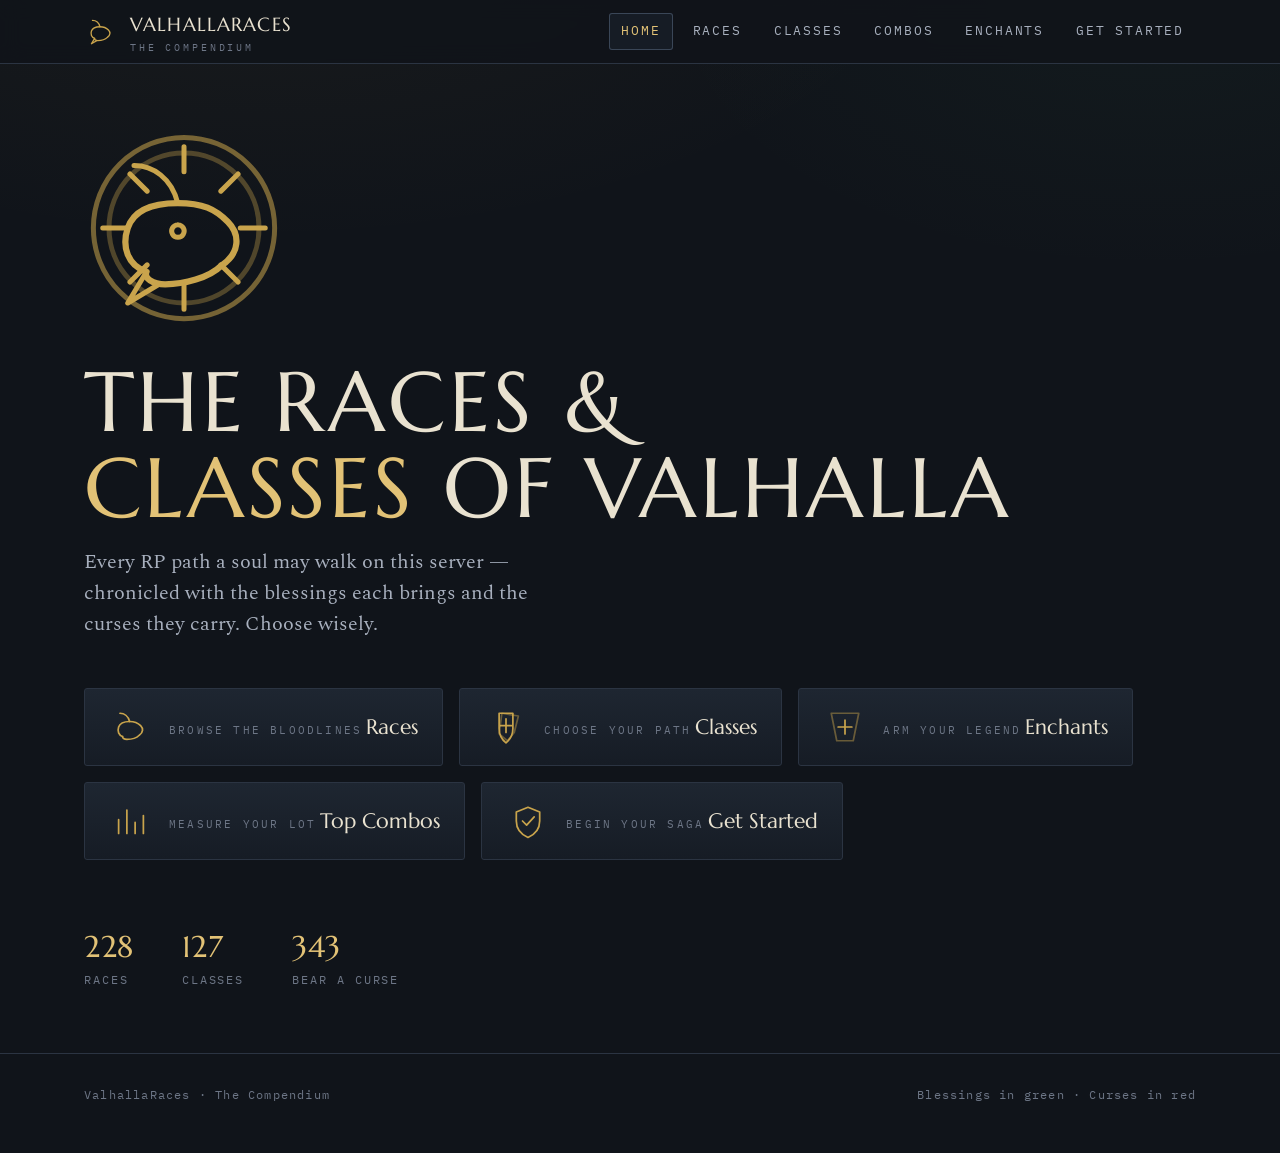
<file: index.html>
<!DOCTYPE html>
<html lang="en">
<head>
  <meta charset="UTF-8">
  <meta name="viewport" content="width=device-width, initial-scale=1.0">
  <title>ValhallaRaces — The Compendium</title>
  <meta name="description" content="Every race and class of the ValhallaRaces plugin, chronicled with their blessings and curses.">
  <link rel="preconnect" href="https://fonts.googleapis.com">
  <link rel="preconnect" href="https://fonts.gstatic.com" crossorigin>
  <link href="https://fonts.googleapis.com/css2?family=Marcellus&family=Spectral:ital,wght@0,400;0,500;1,400&family=IBM+Plex+Mono:wght@400;600&display=swap" rel="stylesheet">
  <link rel="stylesheet" href="assets/css/style.css">
  <link rel="icon" href="data:image/svg+xml,%3Csvg xmlns='http://www.w3.org/2000/svg' viewBox='0 0 64 64'%3E%3Cpath d='M20 46 C14 44 12 38 14 32 C16 26 22 24 30 24 C38 24 42 26 46 30 C50 34 50 40 44 44 C40 48 32 50 26 50 C22 50 19 48 20 46 Z' fill='none' stroke='%23c9a44c' stroke-width='3' stroke-linecap='round'/%3E%3C/svg%3E">
</head>
<body data-page="home">

  <header class="site-head">
    <div class="wrap">
      <a class="brand" href="index.html" aria-label="ValhallaRaces home">
        <span class="brand-mark" aria-hidden="true">
          <svg viewBox="0 0 64 64" fill="none" stroke="currentColor" stroke-width="2.5" stroke-linecap="round" stroke-linejoin="round">
            <path d="M20 46 C14 44 12 38 14 32 C16 26 22 24 30 24 C38 24 42 26 46 30 C50 34 50 40 44 44 C40 48 32 50 26 50 C22 50 19 48 20 46 Z"/>
            <path d="M30 24 C28 16 22 12 16 12"/>
            <path d="M20 46 L14 56 L24 50"/>
          </svg>
        </span>
        <span class="brand-name">ValhallaRaces<small>The Compendium</small></span>
      </a>
      <nav class="site-nav" aria-label="Primary">
        <a href="index.html" aria-current="page">Home</a>
        <a href="races.html">Races</a>
        <a href="classes.html">Classes</a>
        <a href="combos.html">Combos</a>
        <a href="enchantments.html">Enchants</a>
        <a href="getting-started.html">Get Started</a>
      </nav>
    </div>
  </header>

  <main>
    <section class="home-hero">
      <div class="wrap">
        <div class="home-emblem" aria-hidden="true">
          <svg viewBox="0 0 64 64" fill="none" stroke="currentColor" stroke-width="1.6" stroke-linecap="round" stroke-linejoin="round">
            <circle cx="32" cy="32" r="29" opacity=".55"/>
            <circle cx="32" cy="32" r="24" opacity=".35"/>
            <path d="M32 6 L32 14 M32 50 L32 58 M6 32 L14 32 M50 32 L58 32"/>
            <path d="M14.7 14.7 L20.2 20.2 M43.8 43.8 L49.3 49.3 M49.3 14.7 L43.8 20.2 M20.2 43.8 L14.7 49.3"/>
            <path d="M20 46 C14 44 12 38 14 32 C16 26 22 24 30 24 C38 24 42 26 46 30 C50 34 50 40 44 44 C40 48 32 50 26 50 C22 50 19 48 20 46 Z" stroke-width="2"/>
            <path d="M30 24 C28 16 22 12 16 12"/>
            <path d="M20 46 L14 56 L24 50"/>
            <path d="M30 31 a2 2 0 1 0 .1 0"/>
          </svg>
        </div>
        <h1>The Races &amp;<br><span class="accent">Classes</span> of Valhalla</h1>
        <p class="home-lede">
          Every RP path a soul may walk on this server — chronicled with the blessings
          each brings and the curses they carry. Choose wisely.
        </p>

        <div class="home-gates">
          <a class="gate" href="races.html">
            <span class="gate-icon" aria-hidden="true">
              <svg viewBox="0 0 64 64" fill="none" stroke="currentColor" stroke-width="2.5" stroke-linecap="round" stroke-linejoin="round">
                <path d="M20 46 C14 44 12 38 14 32 C16 26 22 24 30 24 C38 24 42 26 46 30 C50 34 50 40 44 44 C40 48 32 50 26 50 C22 50 19 48 20 46 Z"/>
                <path d="M30 24 C28 16 22 12 16 12"/>
              </svg>
            </span>
            <span>
              <span class="gate-label">Browse the bloodlines</span>
              <span class="gate-name">Races</span>
            </span>
          </a>
          <a class="gate" href="classes.html">
            <span class="gate-icon" aria-hidden="true">
              <svg viewBox="0 0 64 64" fill="none" stroke="currentColor" stroke-width="2.5" stroke-linecap="round" stroke-linejoin="round">
                <path d="M26 12 L50 16 L44 40 L34 52 L22 42 Z" opacity=".45"/>
                <path d="M22 12 L42 12 L42 34 C42 44 37 51 32 55 C27 51 22 44 22 34 Z"/>
                <path d="M32 20 L32 40 M24 30 L40 30"/>
              </svg>
            </span>
            <span>
              <span class="gate-label">Choose your path</span>
              <span class="gate-name">Classes</span>
            </span>
          </a>
          <a class="gate" href="enchantments.html">
            <span class="gate-icon" aria-hidden="true">
              <svg viewBox="0 0 64 64" fill="none" stroke="currentColor" stroke-width="2.5" stroke-linecap="round" stroke-linejoin="round">
                <path d="M12 12 L52 12 L44 52 L20 52 Z" opacity=".45"/>
                <path d="M22 32 L42 32 M32 22 L32 42"/>
              </svg>
            </span>
            <span>
              <span class="gate-label">Arm your legend</span>
              <span class="gate-name">Enchants</span>
            </span>
          </a>
          <a class="gate" href="combos.html">
            <span class="gate-icon" aria-hidden="true">
              <svg viewBox="0 0 64 64" fill="none" stroke="currentColor" stroke-width="2.5" stroke-linecap="round" stroke-linejoin="round">
                <path d="M14 50 L14 30 M26 50 L26 16 M38 50 L38 34 M50 50 L50 24"/>
              </svg>
            </span>
            <span>
              <span class="gate-label">Measure your lot</span>
              <span class="gate-name">Top Combos</span>
            </span>
          </a>
          <a class="gate" href="getting-started.html">
            <span class="gate-icon" aria-hidden="true">
              <svg viewBox="0 0 64 64" fill="none" stroke="currentColor" stroke-width="2.5" stroke-linecap="round" stroke-linejoin="round">
                <path d="M32 12 L49 19 L49 32 C49 45 41 52 32 56 C23 52 15 45 15 32 L15 19 Z"/>
                <path d="M24 32 L30 38 L41 26"/>
              </svg>
            </span>
            <span>
              <span class="gate-label">Begin your saga</span>
              <span class="gate-name">Get Started</span>
            </span>
          </a>
        </div>

        <div class="home-stats">
          <div><strong data-stat-races>—</strong>Races</div>
          <div><strong data-stat-classes>—</strong>Classes</div>
          <div><strong data-stat-curses>—</strong>Bear a curse</div>
        </div>
      </div>
    </section>
  </main>

  <footer class="site-foot">
    <div class="wrap">
      <span>ValhallaRaces · The Compendium</span>
      <span>Blessings in green · Curses in red</span>
    </div>
  </footer>

  <script src="assets/js/icons.js"></script>
  <script src="assets/js/app.js"></script>
</body>
</html>
</file>
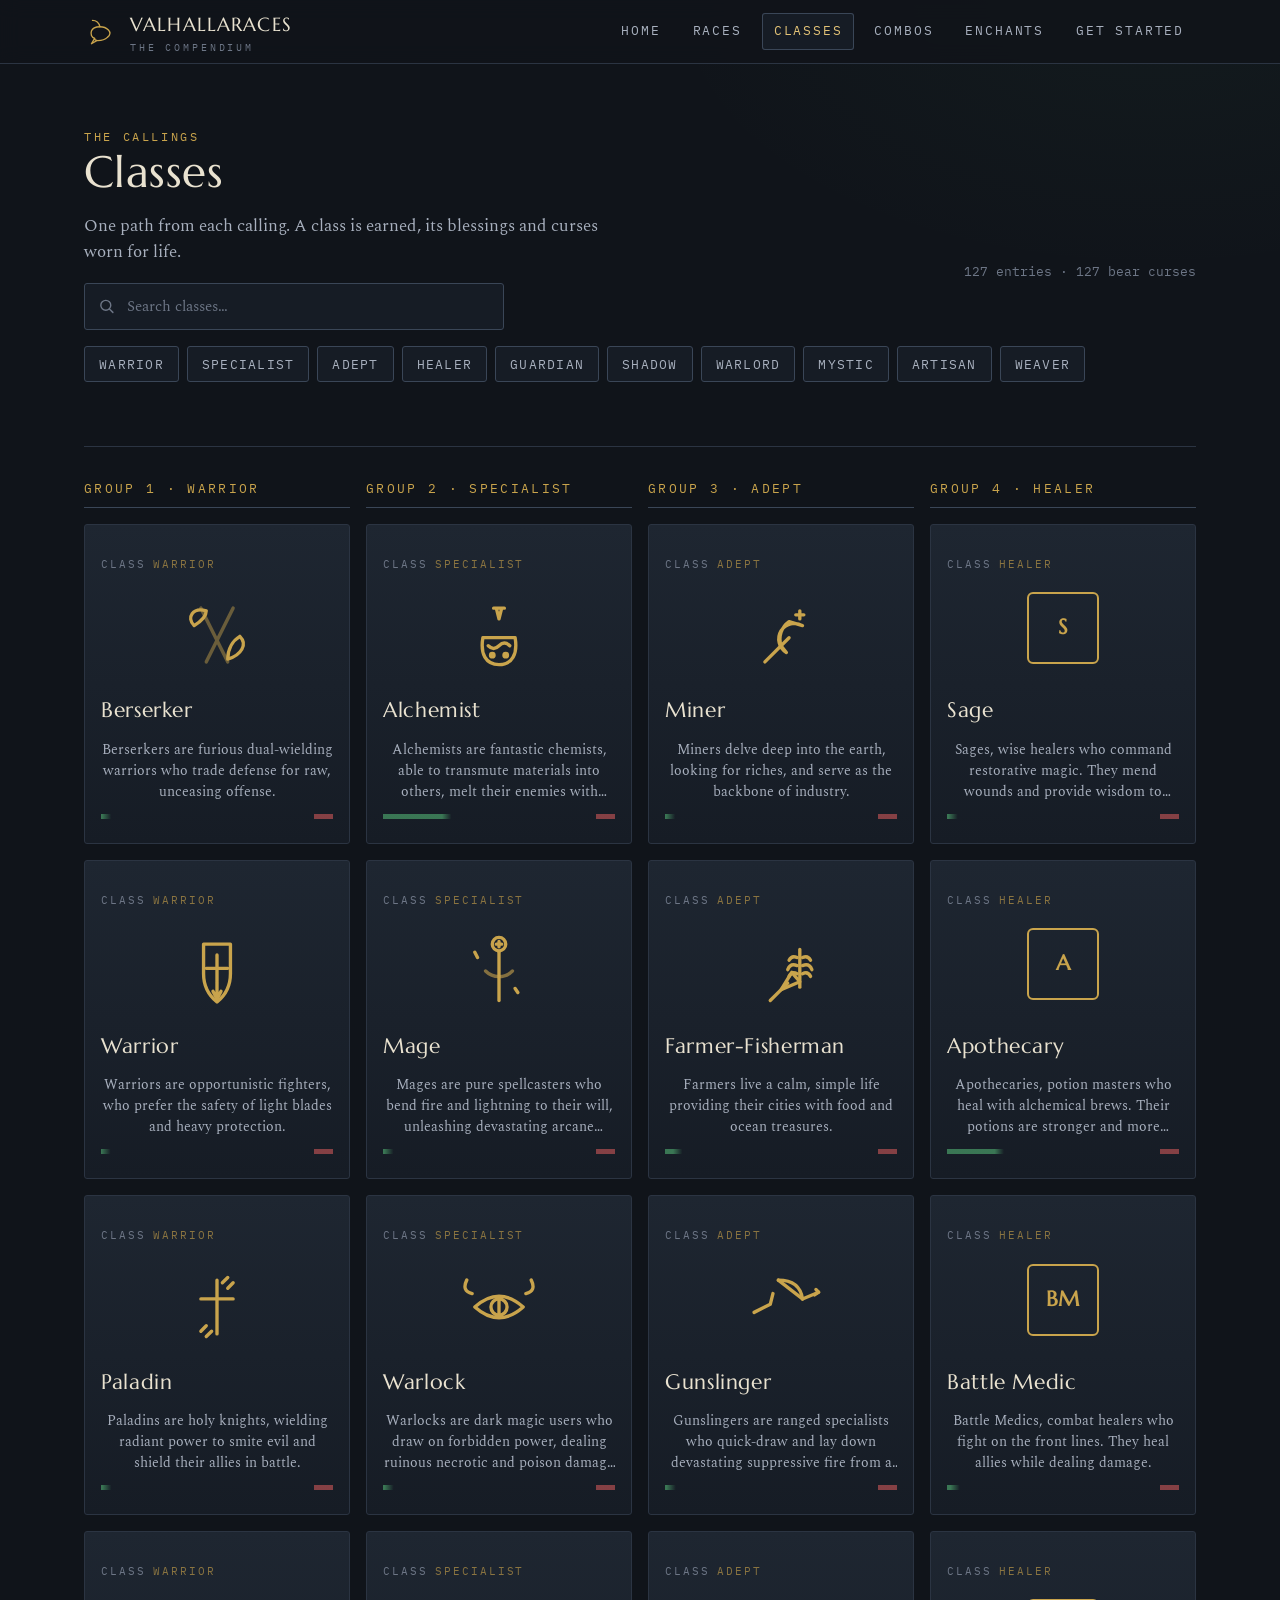
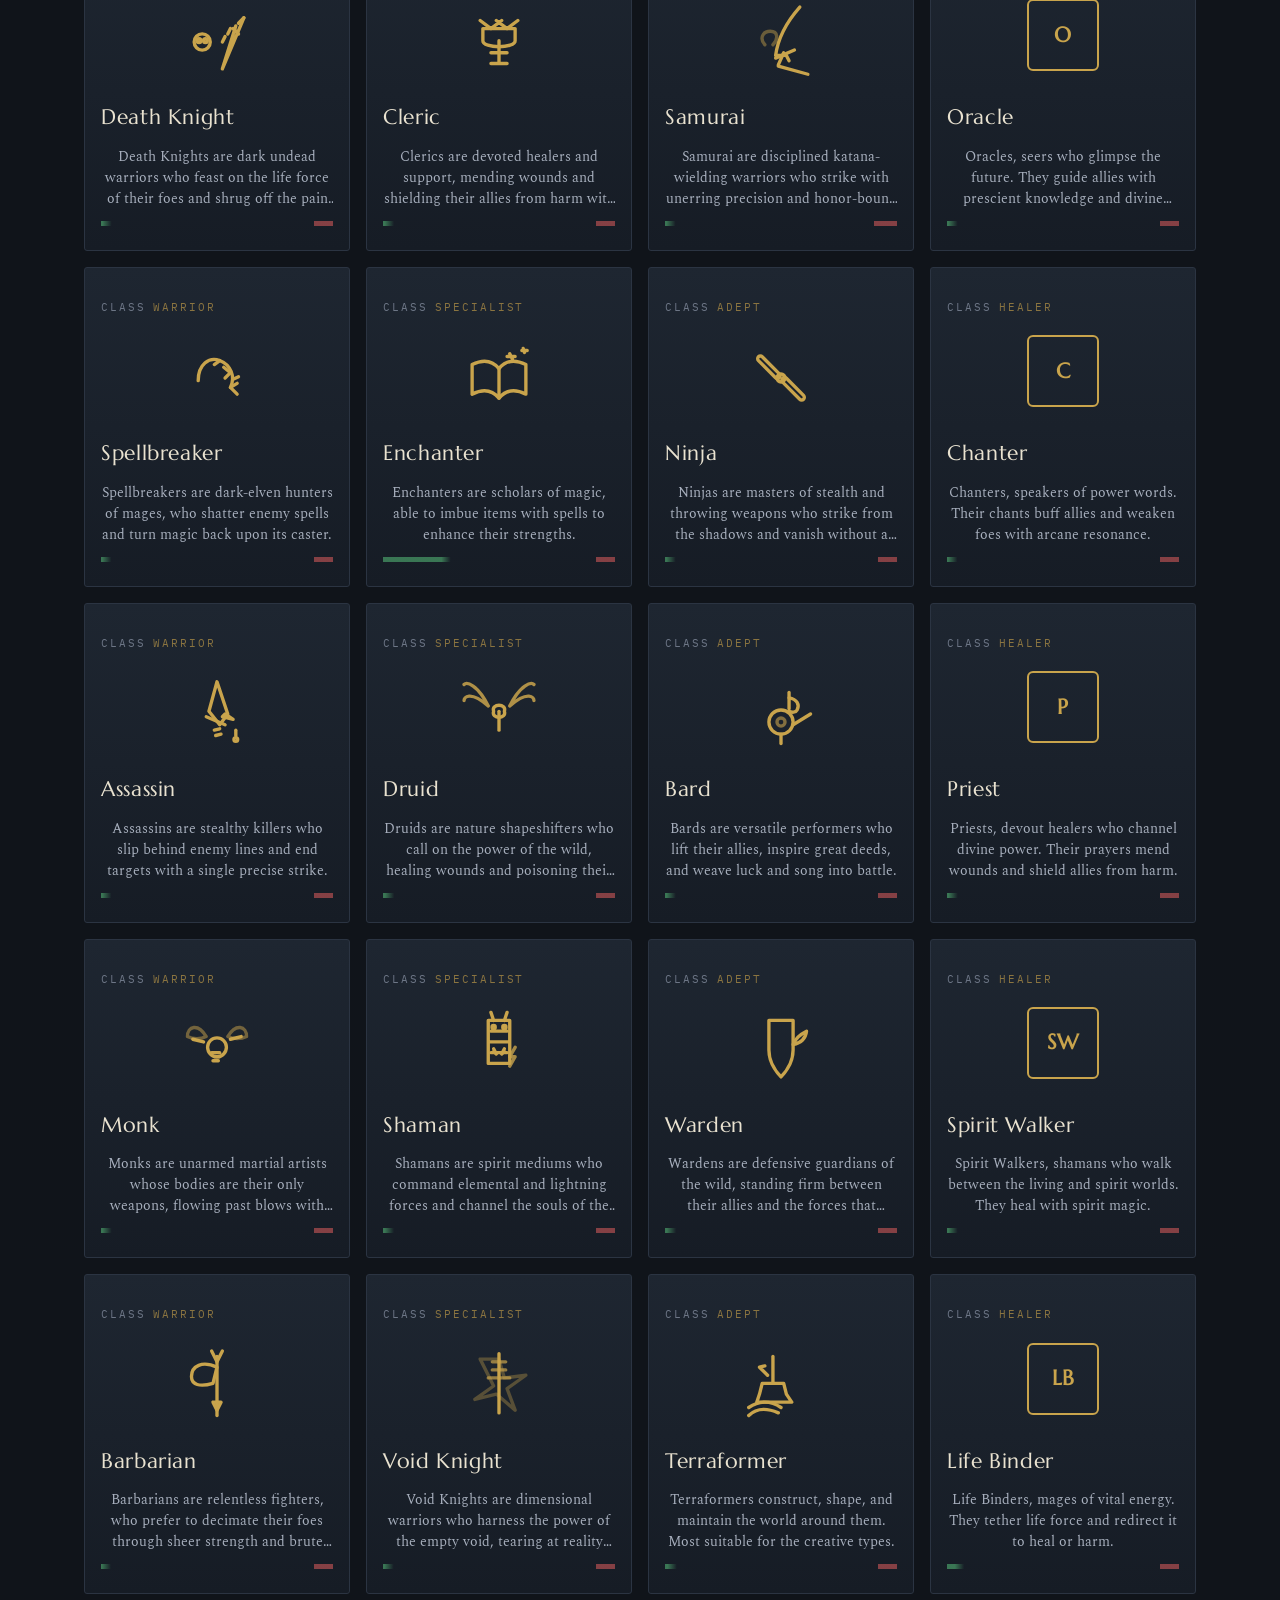
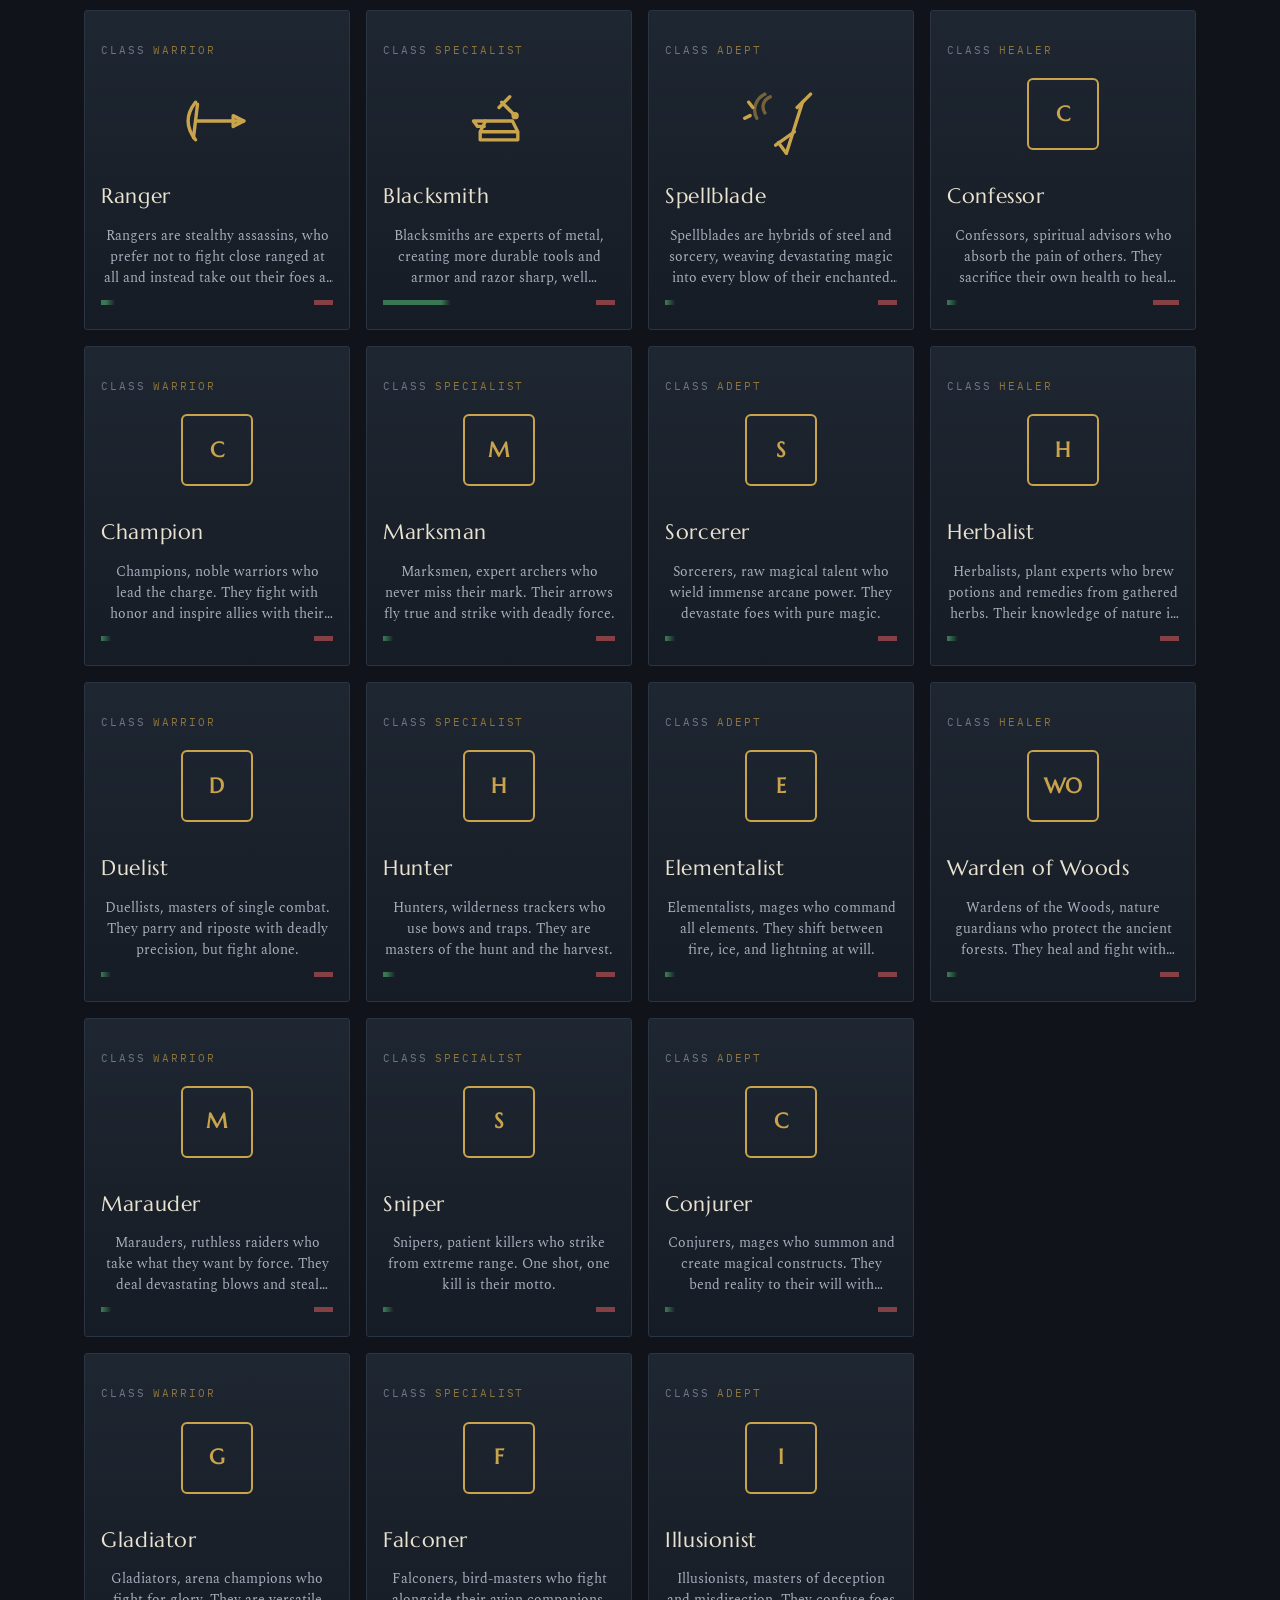
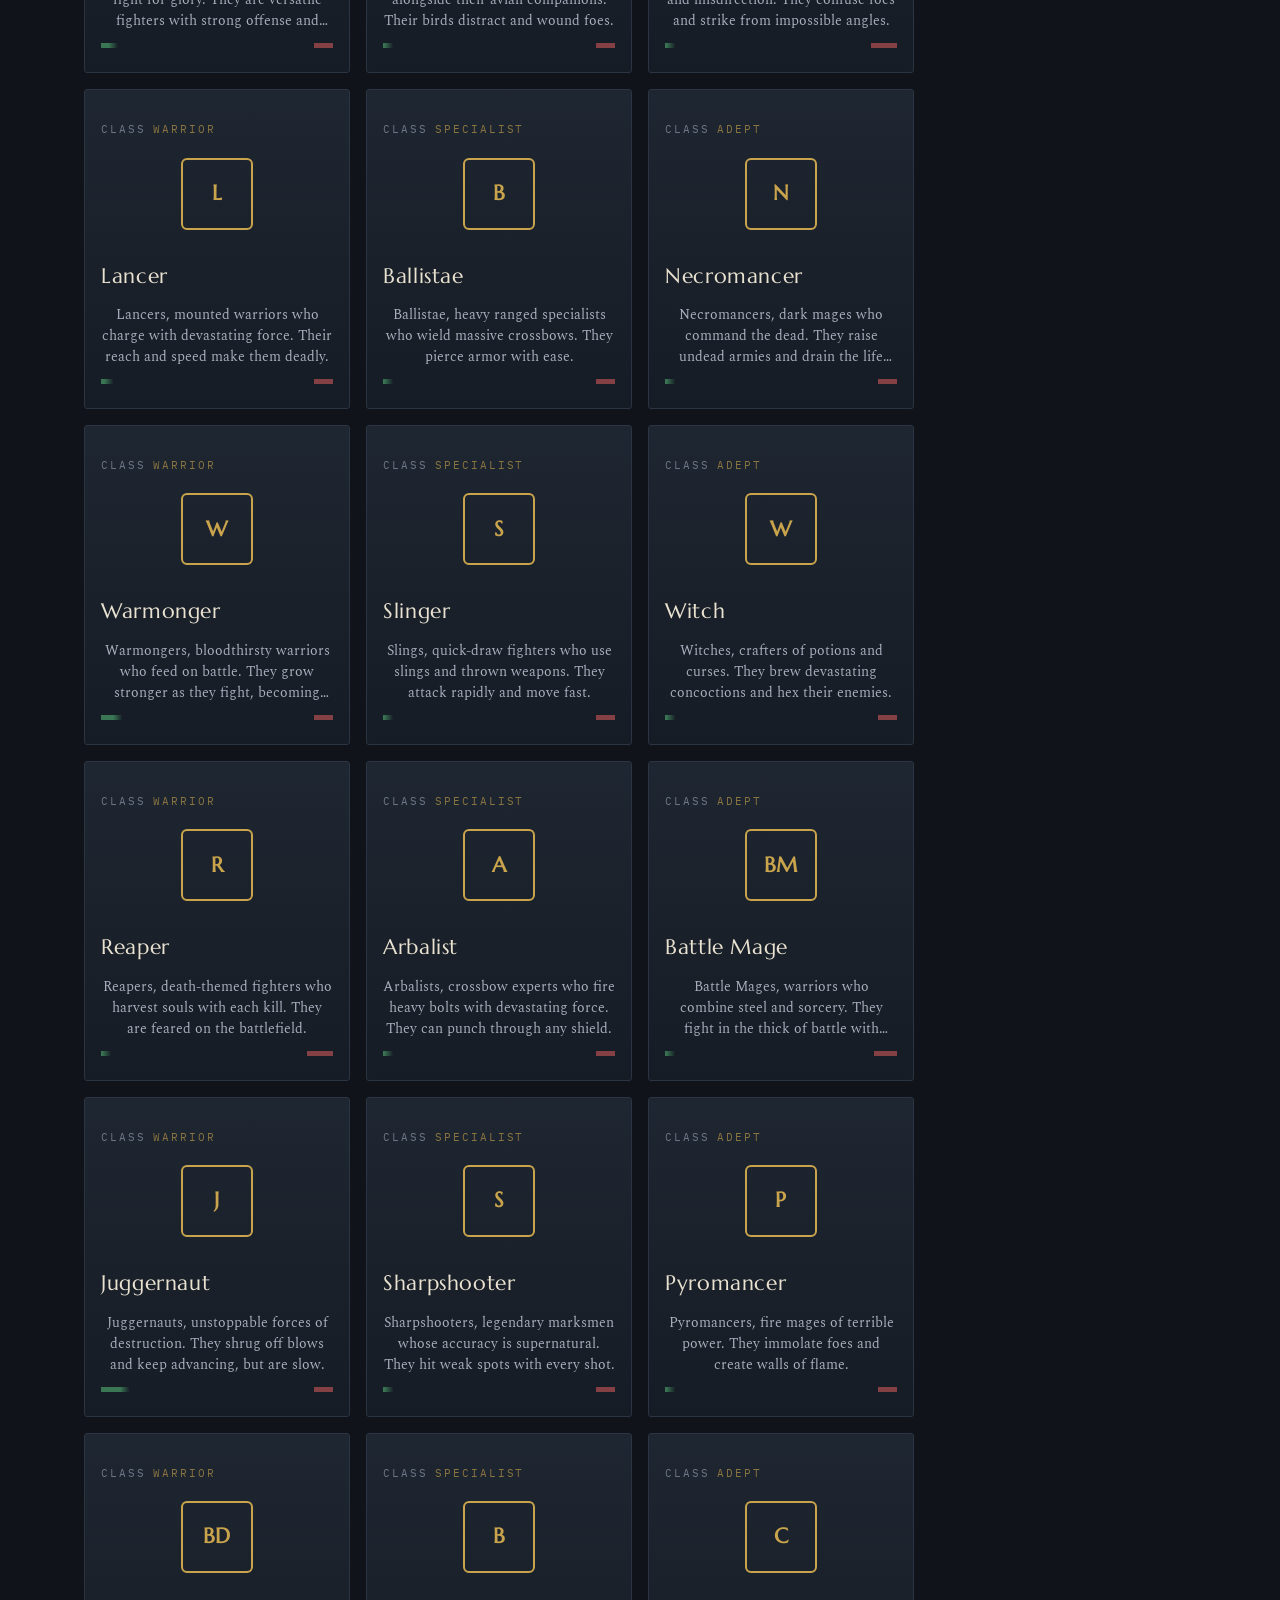
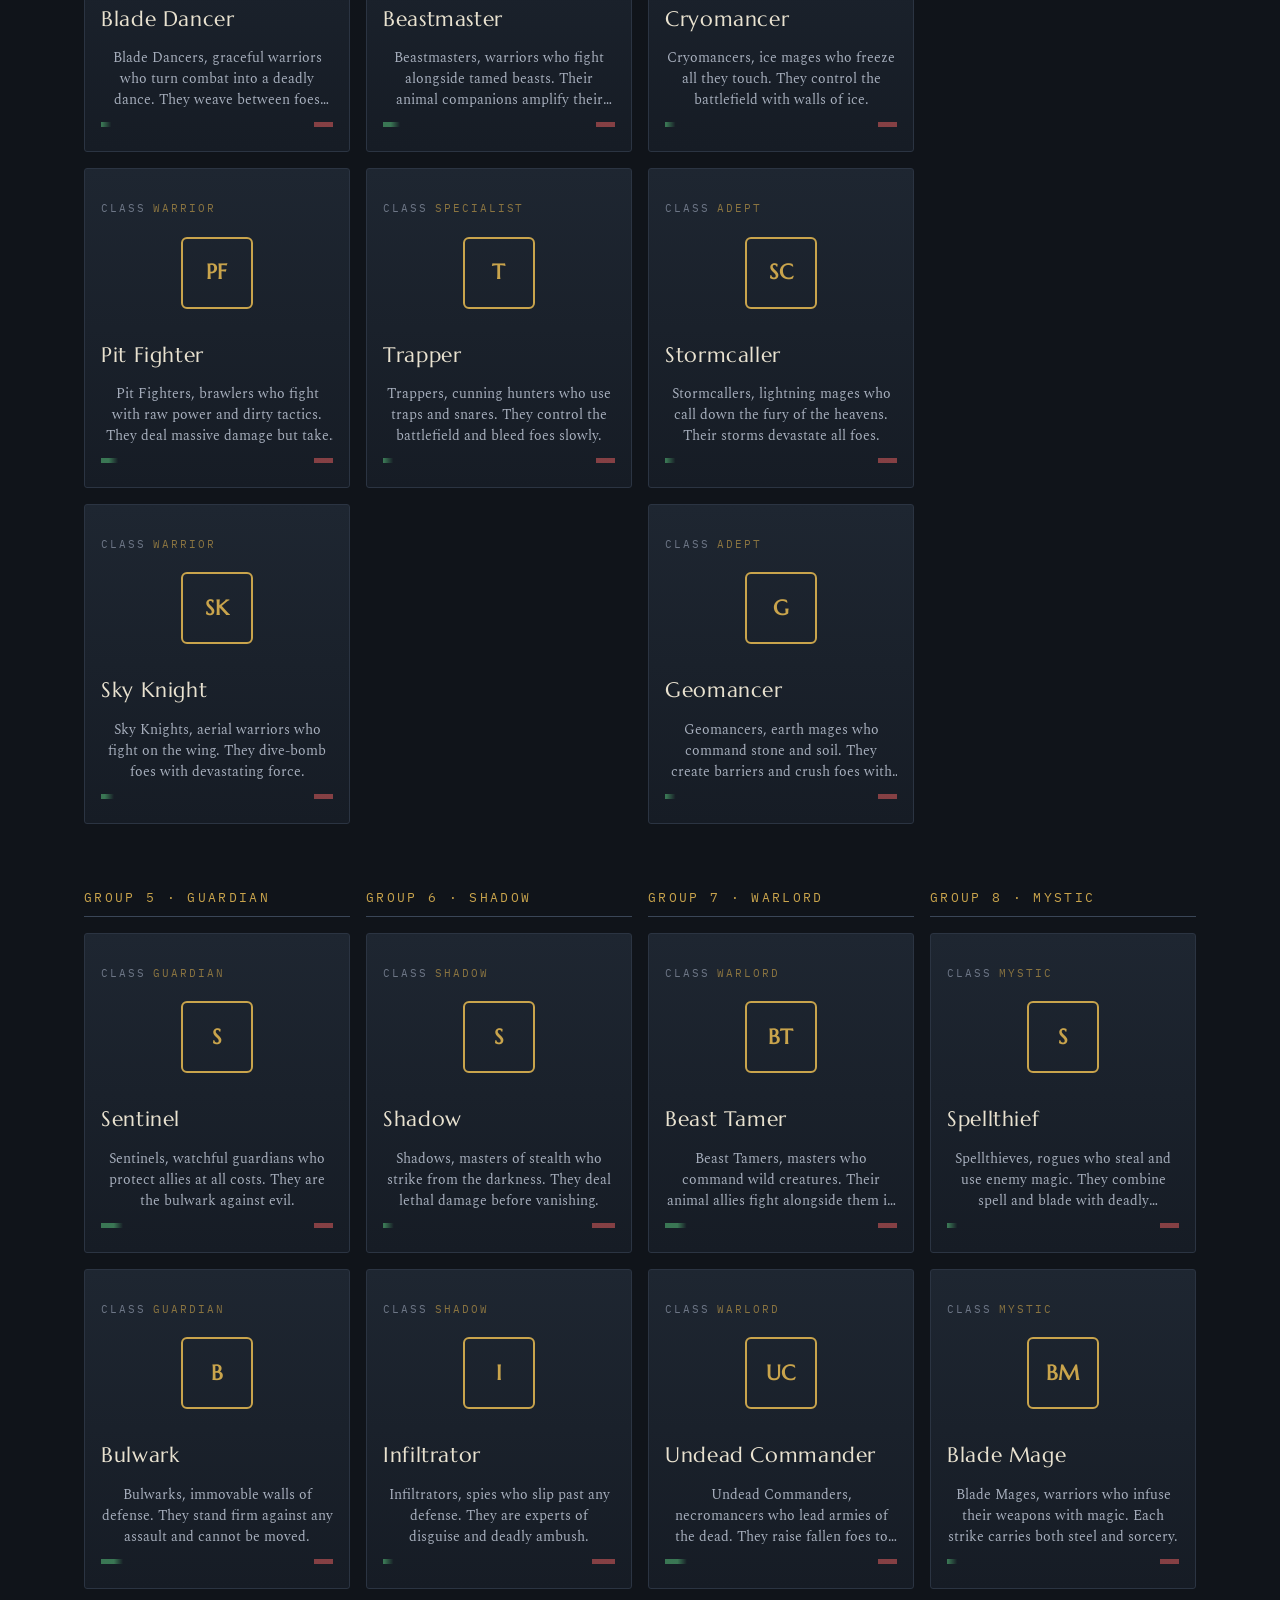
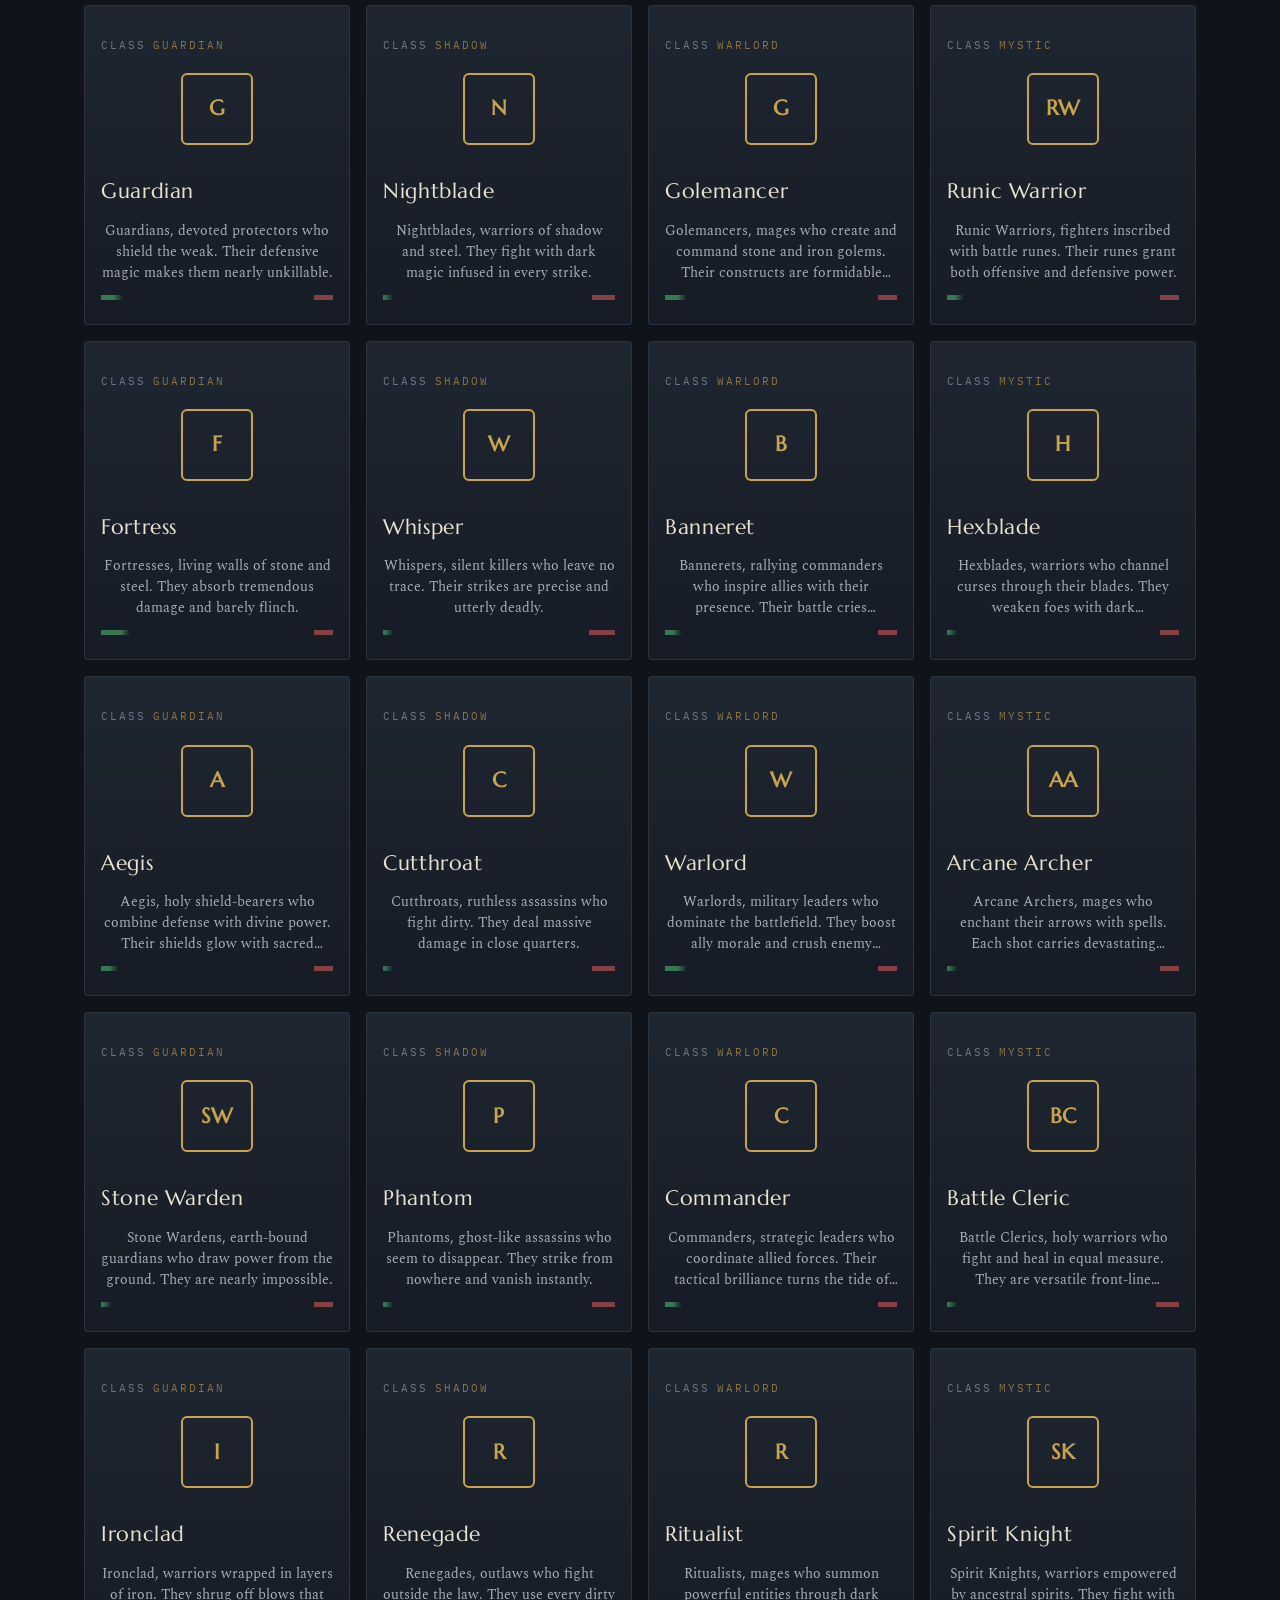
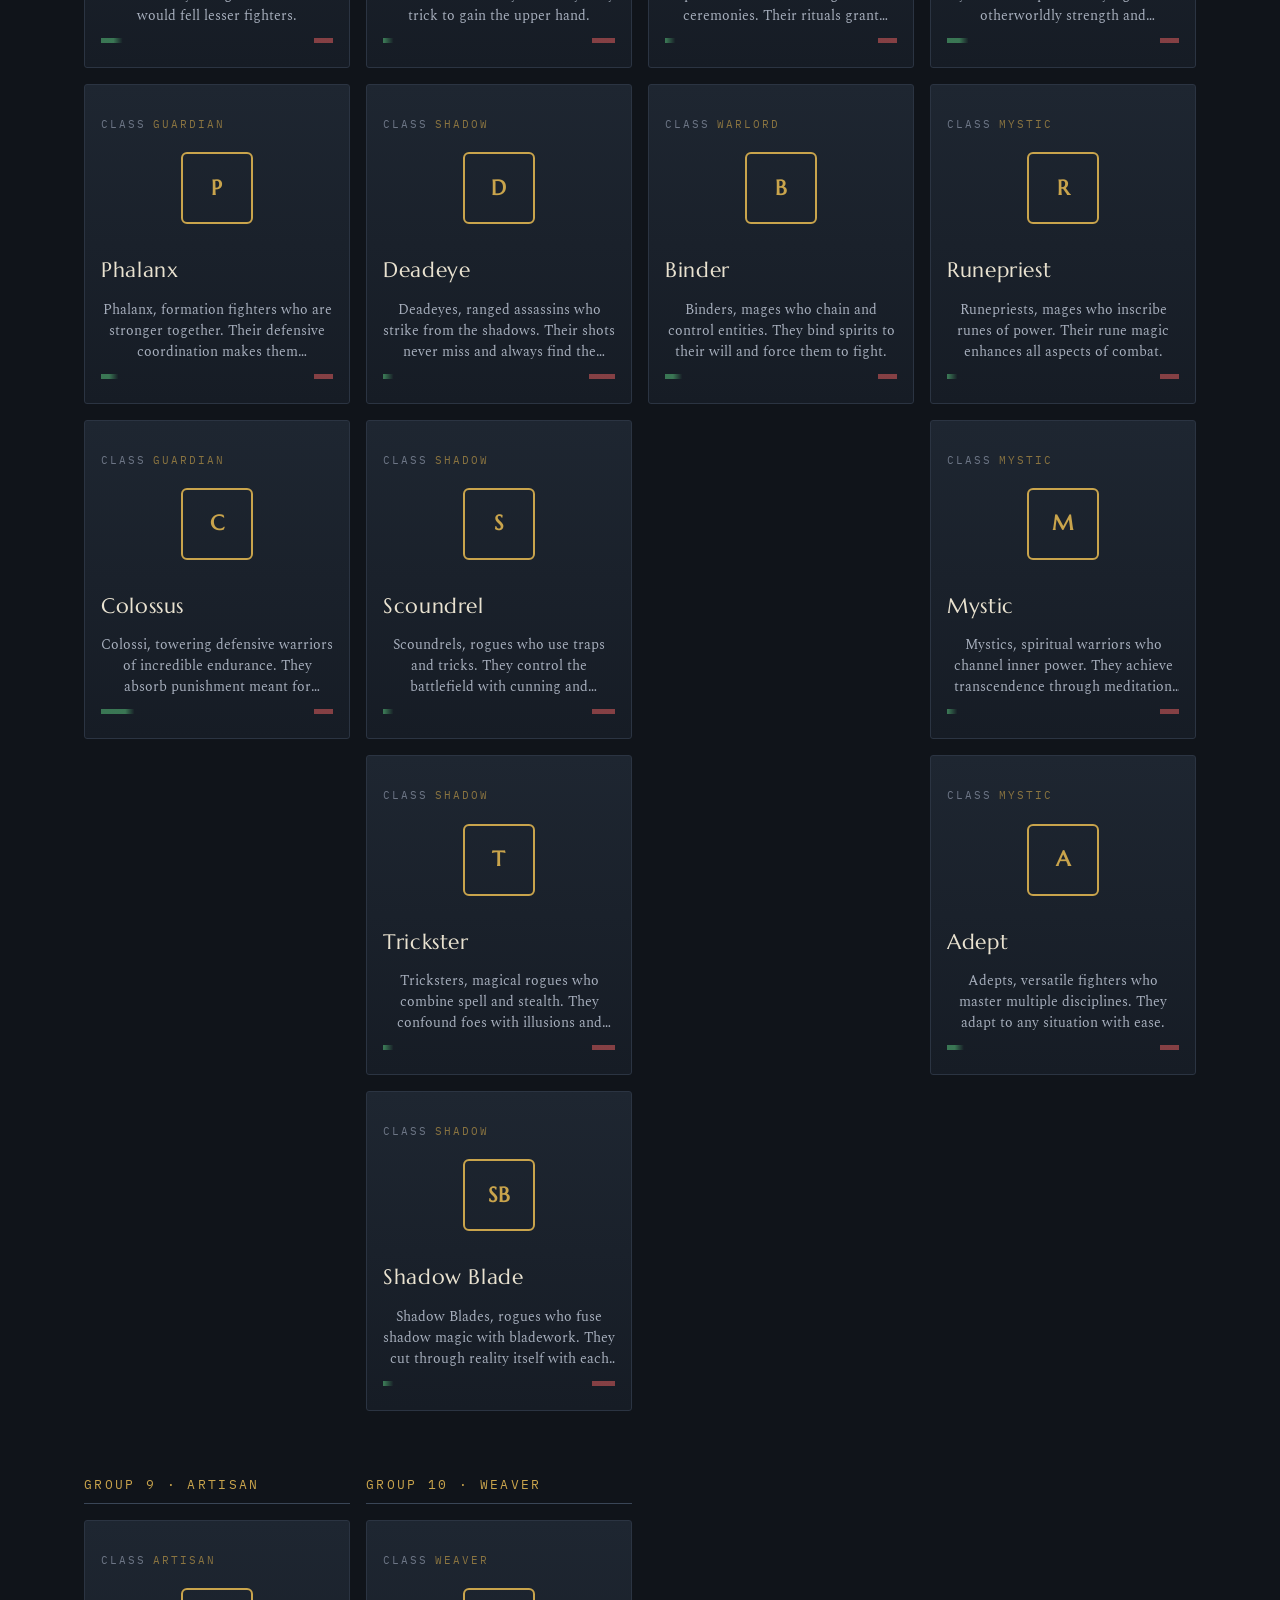
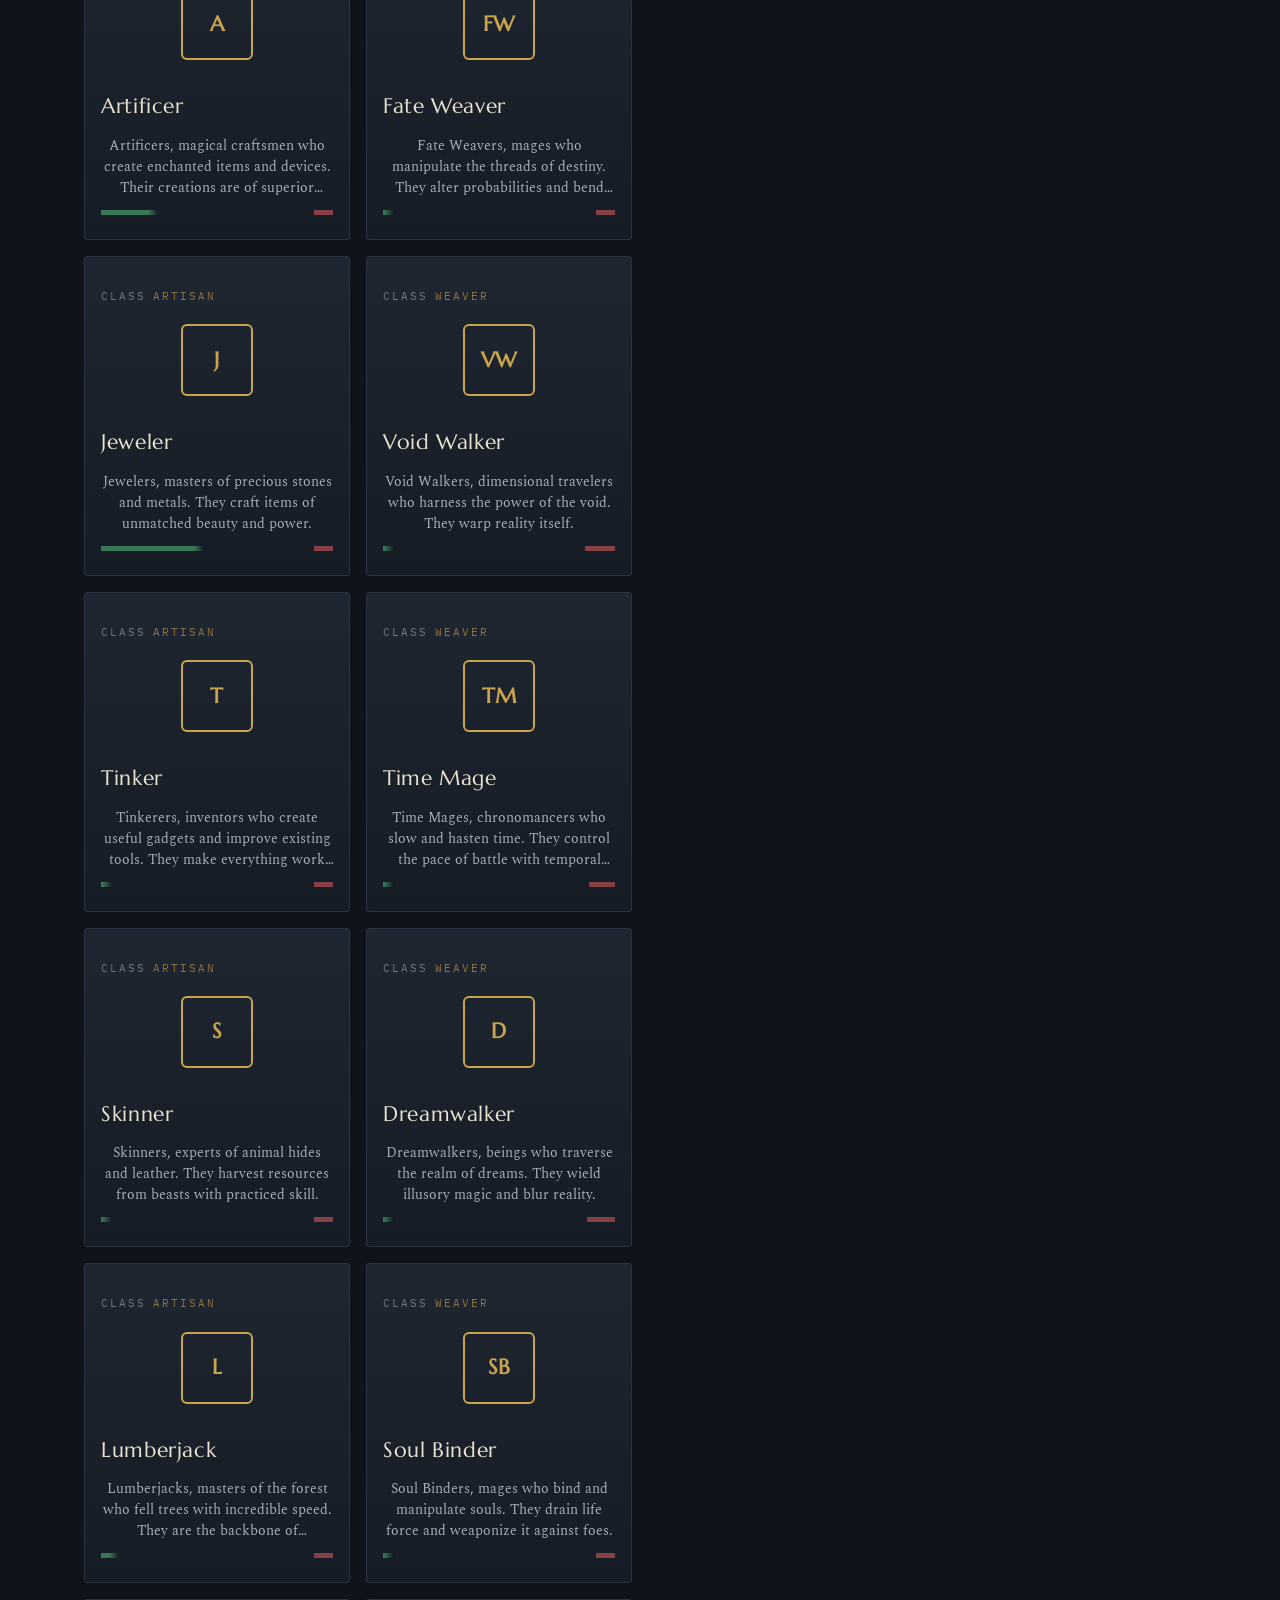
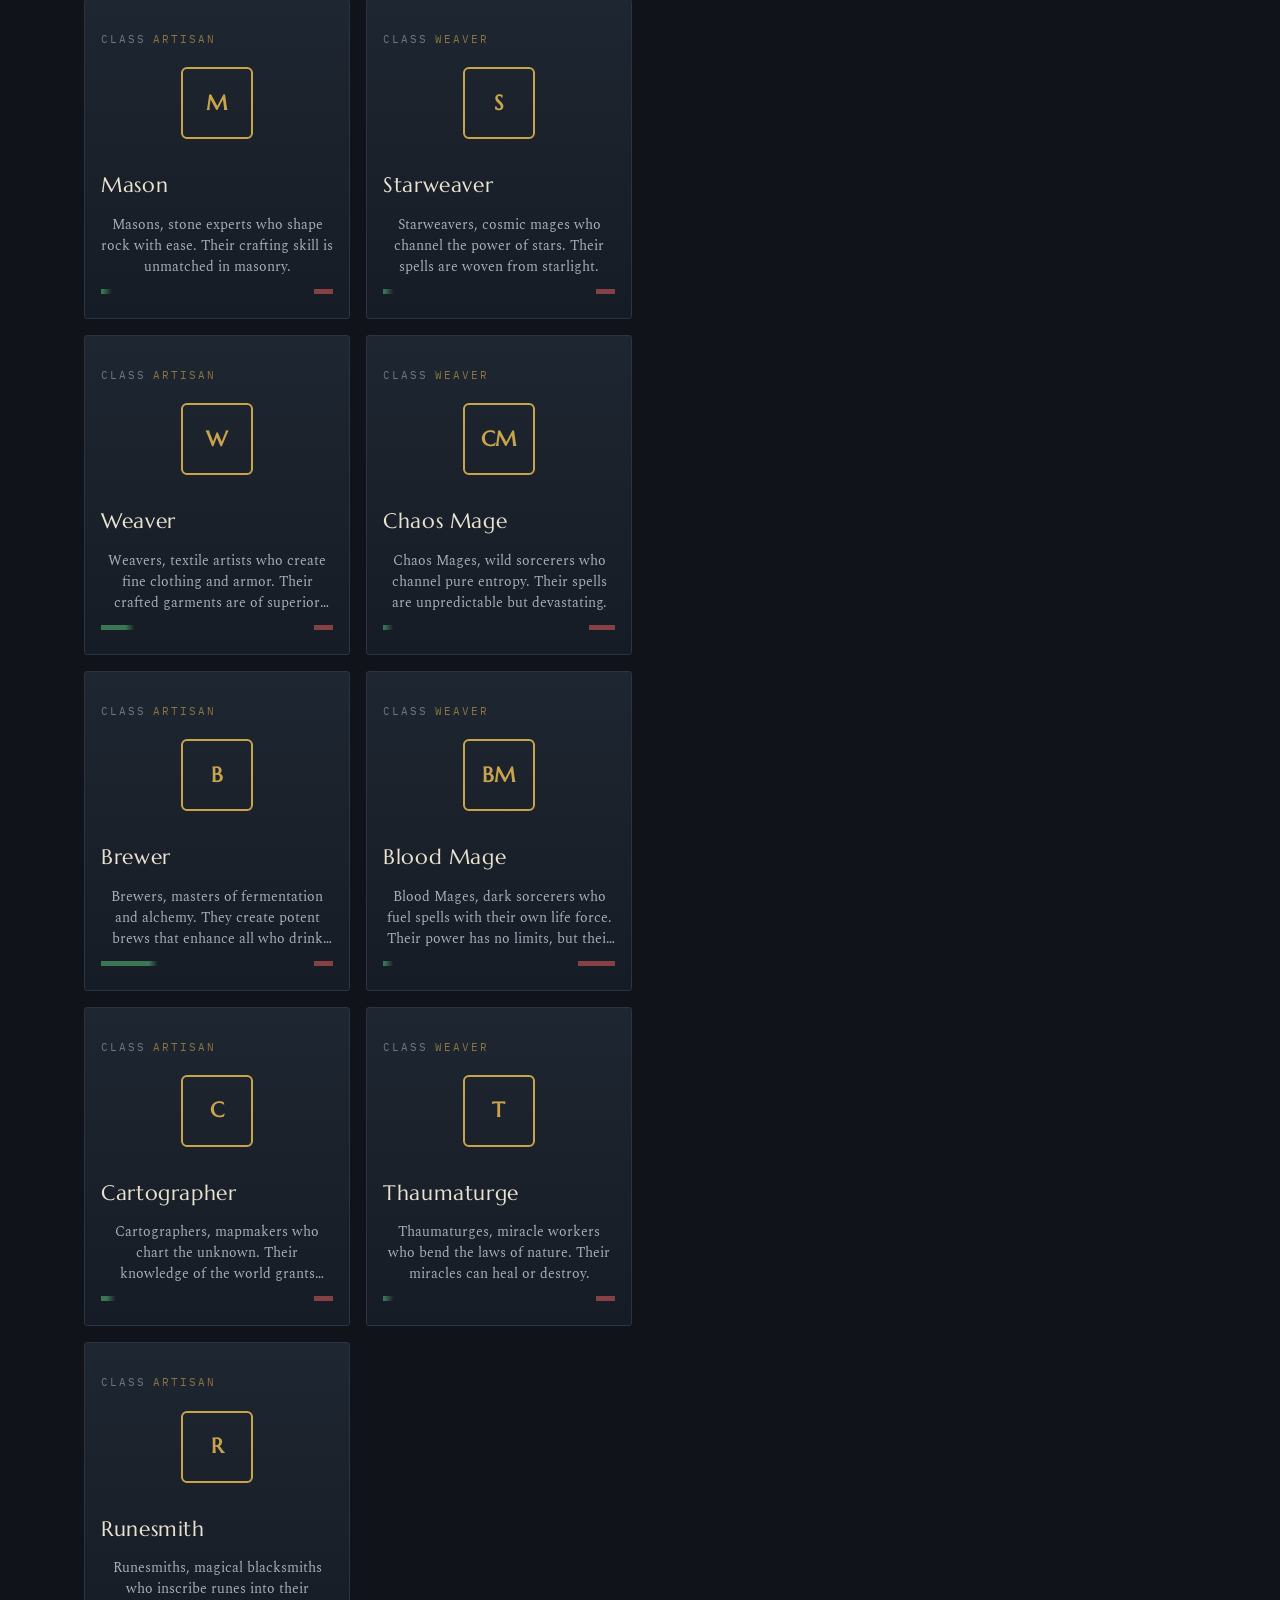
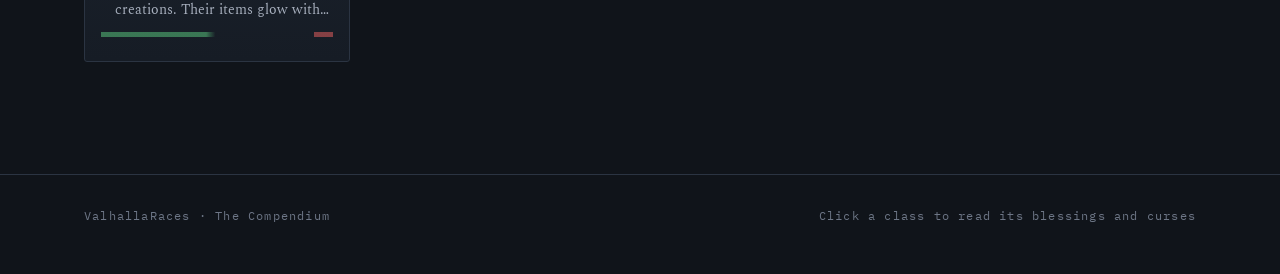
<file: classes.html>
<!DOCTYPE html>
<html lang="en">
<head>
  <meta charset="UTF-8">
  <meta name="viewport" content="width=device-width, initial-scale=1.0">
  <title>Classes — ValhallaRaces Compendium</title>
  <meta name="description" content="Every class in the ValhallaRaces plugin, by group, with their blessings and curses.">
  <link rel="preconnect" href="https://fonts.googleapis.com">
  <link rel="preconnect" href="https://fonts.gstatic.com" crossorigin>
  <link href="https://fonts.googleapis.com/css2?family=Marcellus&family=Spectral:ital,wght@0,400;0,500;1,400&family=IBM+Plex+Mono:wght@400;600&display=swap" rel="stylesheet">
  <link rel="stylesheet" href="assets/css/style.css">
  <link rel="icon" href="data:image/svg+xml,%3Csvg xmlns='http://www.w3.org/2000/svg' viewBox='0 0 64 64'%3E%3Cpath d='M22 12 L42 12 L42 34 C42 44 37 51 32 55 C27 51 22 44 22 34 Z' fill='none' stroke='%23c9a44c' stroke-width='3' stroke-linecap='round'/%3E%3C/svg%3E">
</head>
<body data-page="class">

  <header class="site-head">
    <div class="wrap">
      <a class="brand" href="index.html" aria-label="ValhallaRaces home">
        <span class="brand-mark" aria-hidden="true">
          <svg viewBox="0 0 64 64" fill="none" stroke="currentColor" stroke-width="2.5" stroke-linecap="round" stroke-linejoin="round">
            <path d="M20 46 C14 44 12 38 14 32 C16 26 22 24 30 24 C38 24 42 26 46 30 C50 34 50 40 44 44 C40 48 32 50 26 50 C22 50 19 48 20 46 Z"/>
            <path d="M30 24 C28 16 22 12 16 12"/>
            <path d="M20 46 L14 56 L24 50"/>
          </svg>
        </span>
        <span class="brand-name">ValhallaRaces<small>The Compendium</small></span>
      </a>
      <nav class="site-nav" aria-label="Primary">
        <a href="index.html">Home</a>
        <a href="races.html">Races</a>
        <a href="classes.html" aria-current="page">Classes</a>
        <a href="combos.html">Combos</a>
        <a href="enchantments.html">Enchants</a>
        <a href="getting-started.html">Get Started</a>
      </nav>
    </div>
  </header>

  <main>
    <div class="wrap">
      <section class="page-hero" data-page>
        <div class="page-hero-head">
          <div>
            <div class="eyebrow">The Callings</div>
            <h1 class="page-title">Classes</h1>
            <p class="page-sub">One path from each calling. A class is earned, its blessings and curses worn for life.</p>
          </div>
          <div class="page-hero-count" aria-live="polite"></div>
        </div>

        <div class="toolbar">
          <label class="search">
            <svg viewBox="0 0 24 24" fill="none" stroke="currentColor" stroke-width="2" stroke-linecap="round" aria-hidden="true">
              <circle cx="11" cy="11" r="7"/><path d="M16.5 16.5 L21 21"/>
            </svg>
            <input type="search" placeholder="Search classes…" aria-label="Search classes">
          </label>
          <div class="filters" role="group" aria-label="Filter by group" id="group-filters"></div>
        </div>
      </section>

      <section class="grid" aria-label="Class entries"></section>
    </div>
  </main>

  <footer class="site-foot">
    <div class="wrap">
      <span>ValhallaRaces · The Compendium</span>
      <span>Click a class to read its blessings and curses</span>
    </div>
  </footer>

  <script src="assets/js/icons.js"></script>
  <script src="assets/js/app.js"></script>
</body>
</html>
</file>
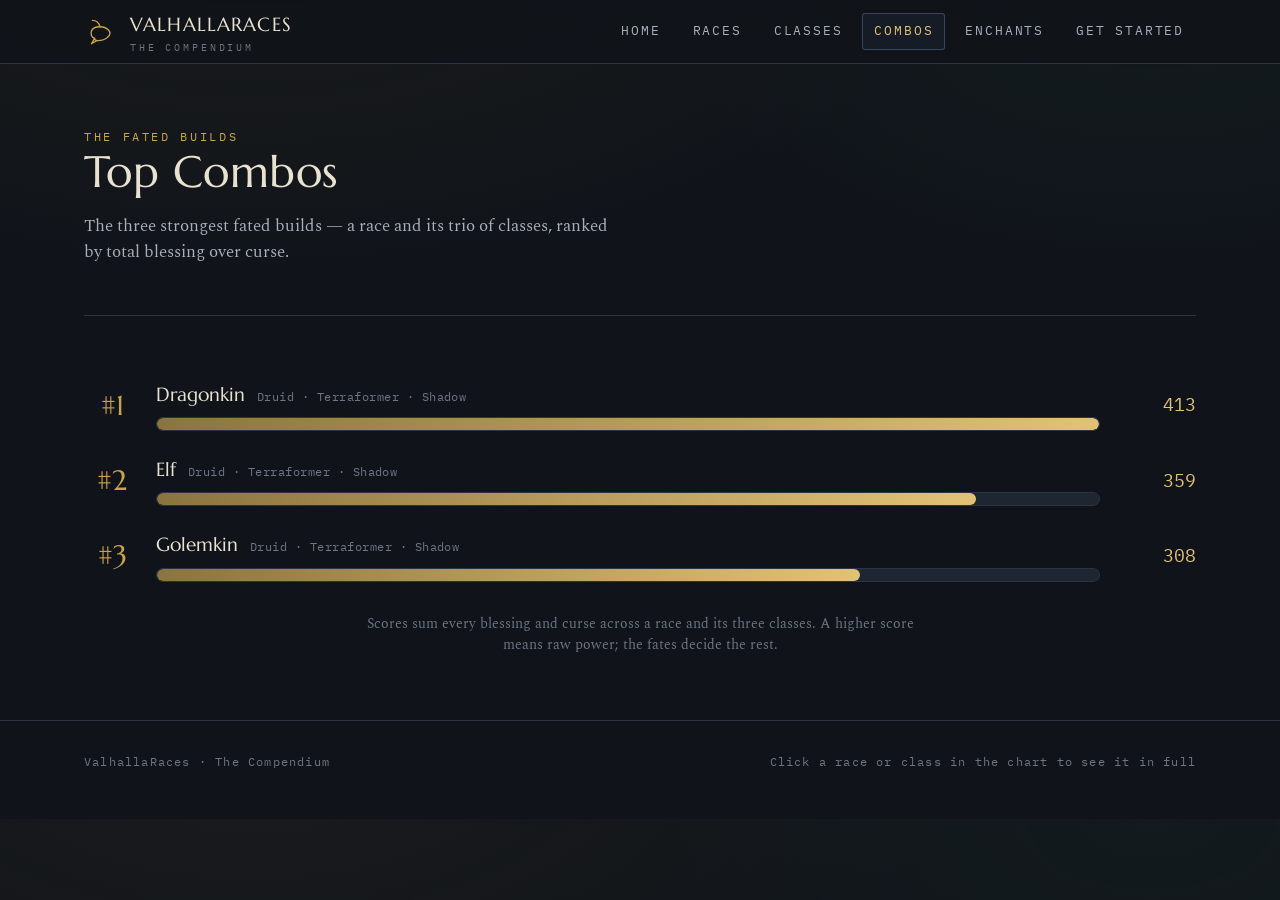
<file: combos.html>
<!DOCTYPE html>
<html lang="en">
<head>
  <meta charset="UTF-8">
  <meta name="viewport" content="width=device-width, initial-scale=1.0">
  <title>Top Combos — ValhallaRaces Compendium</title>
  <meta name="description" content="The strongest race and class builds on the server, scored and ranked.">
  <link rel="preconnect" href="https://fonts.googleapis.com">
  <link rel="preconnect" href="https://fonts.gstatic.com" crossorigin>
  <link href="https://fonts.googleapis.com/css2?family=Marcellus&family=Spectral:ital,wght@0,400;0,500;1,400&family=IBM+Plex+Mono:wght@400;600&display=swap" rel="stylesheet">
  <link rel="stylesheet" href="assets/css/style.css">
  <link rel="icon" href="data:image/svg+xml,%3Csvg xmlns='http://www.w3.org/2000/svg' viewBox='0 0 64 64'%3E%3Cpath d='M22 12 L42 12 L42 34 C42 44 37 51 32 55 C27 51 22 44 22 34 Z' fill='none' stroke='%23c9a44c' stroke-width='3' stroke-linecap='round'/%3E%3C/svg%3E">
</head>
<body data-page="combos">

  <header class="site-head">
    <div class="wrap">
      <a class="brand" href="index.html" aria-label="ValhallaRaces home">
        <span class="brand-mark" aria-hidden="true">
          <svg viewBox="0 0 64 64" fill="none" stroke="currentColor" stroke-width="2.5" stroke-linecap="round" stroke-linejoin="round">
            <path d="M20 46 C14 44 12 38 14 32 C16 26 22 24 30 24 C38 24 42 26 46 30 C50 34 50 40 44 44 C40 48 32 50 26 50 C22 50 19 48 20 46 Z"/>
            <path d="M30 24 C28 16 22 12 16 12"/>
            <path d="M20 46 L14 56 L24 50"/>
          </svg>
        </span>
        <span class="brand-name">ValhallaRaces<small>The Compendium</small></span>
      </a>
      <nav class="site-nav" aria-label="Primary">
        <a href="index.html">Home</a>
        <a href="races.html">Races</a>
        <a href="classes.html">Classes</a>
        <a href="combos.html" aria-current="page">Combos</a>
        <a href="enchantments.html">Enchants</a>
        <a href="getting-started.html">Get Started</a>
      </nav>
    </div>
  </header>

  <main>
    <div class="wrap">
      <section class="page-hero" data-page>
        <div class="page-hero-head">
          <div>
            <div class="eyebrow">The Fated Builds</div>
            <h1 class="page-title">Top Combos</h1>
            <p class="page-sub">The three strongest fated builds — a race and its trio of classes, ranked by total blessing over curse.</p>
          </div>
        </div>
      </section>

      <section class="combo-chart" aria-label="Top combo rankings"></section>
      <p class="combo-note">
        Scores sum every blessing and curse across a race and its three classes.
        A higher score means raw power; the fates decide the rest.
      </p>
    </div>
  </main>

  <footer class="site-foot">
    <div class="wrap">
      <span>ValhallaRaces · The Compendium</span>
      <span>Click a race or class in the chart to see it in full</span>
    </div>
  </footer>

  <script src="assets/js/app.js"></script>
</body>
</html>
</file>
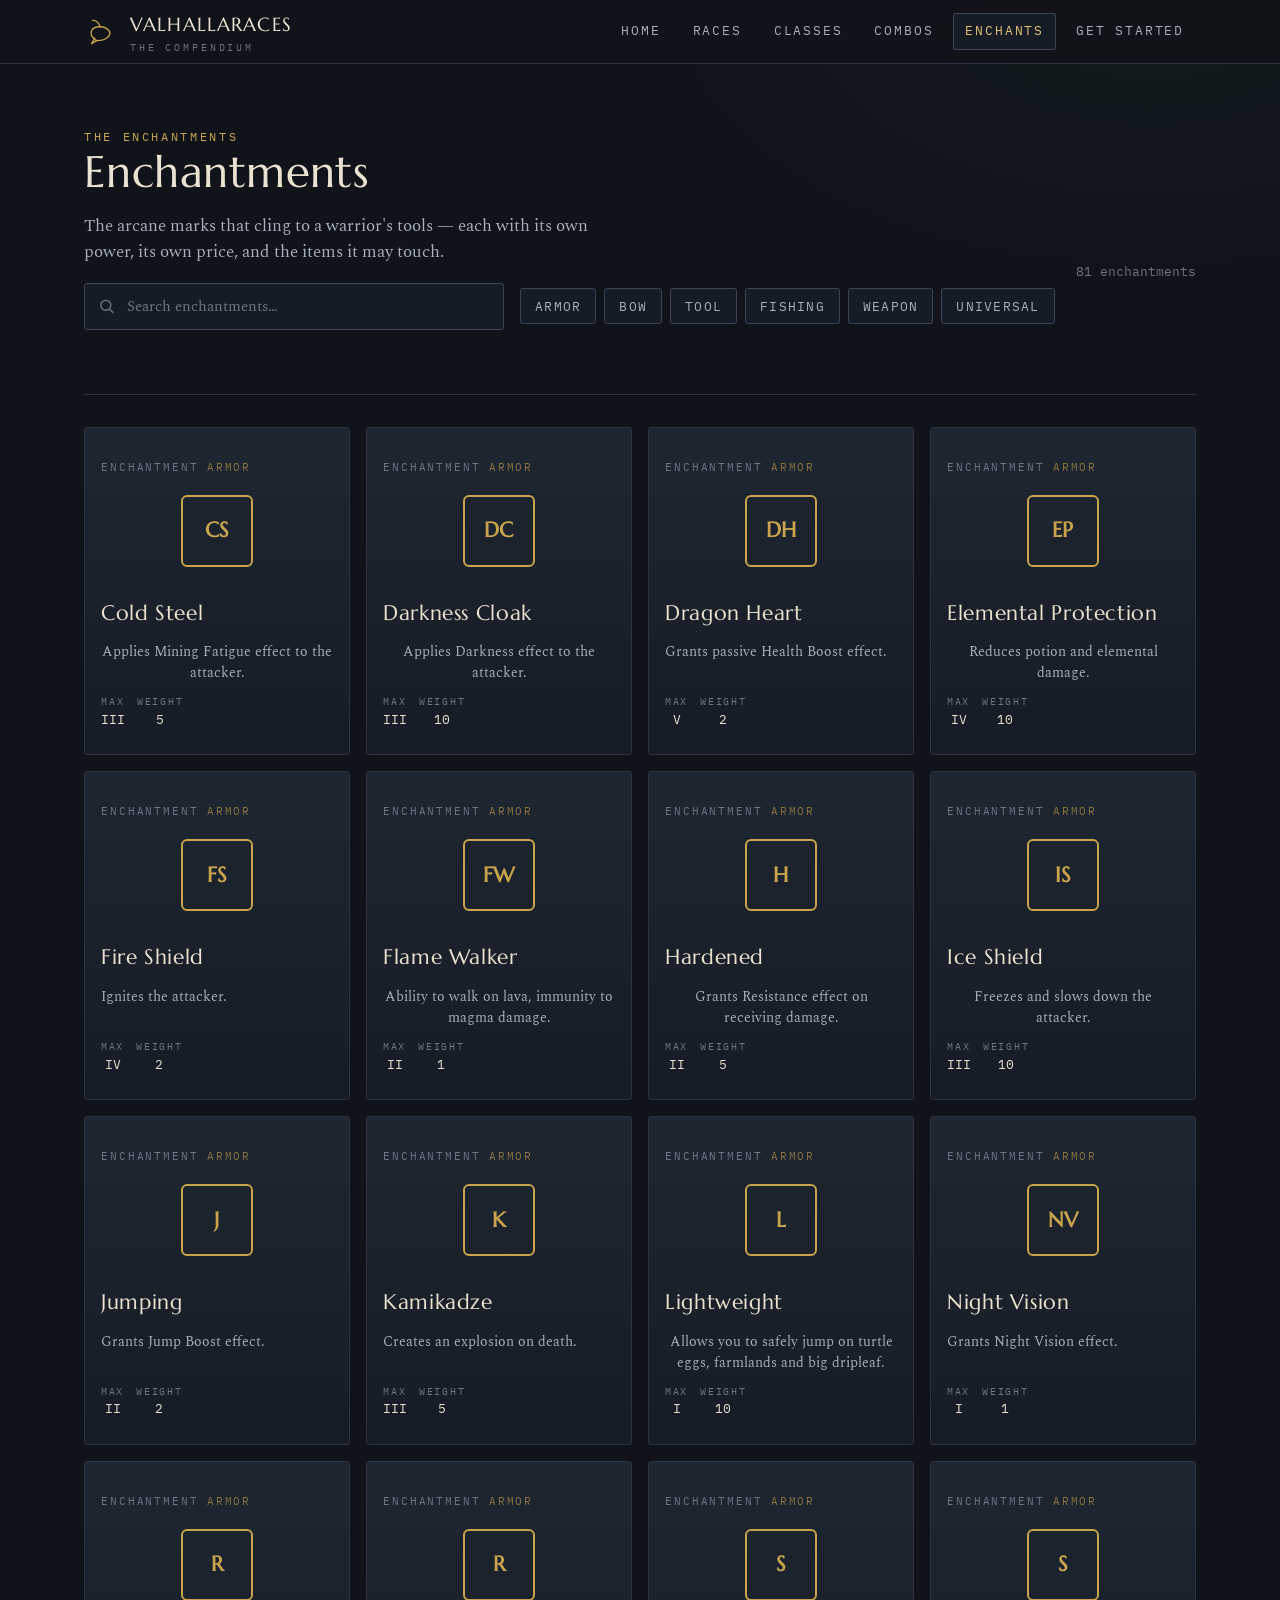
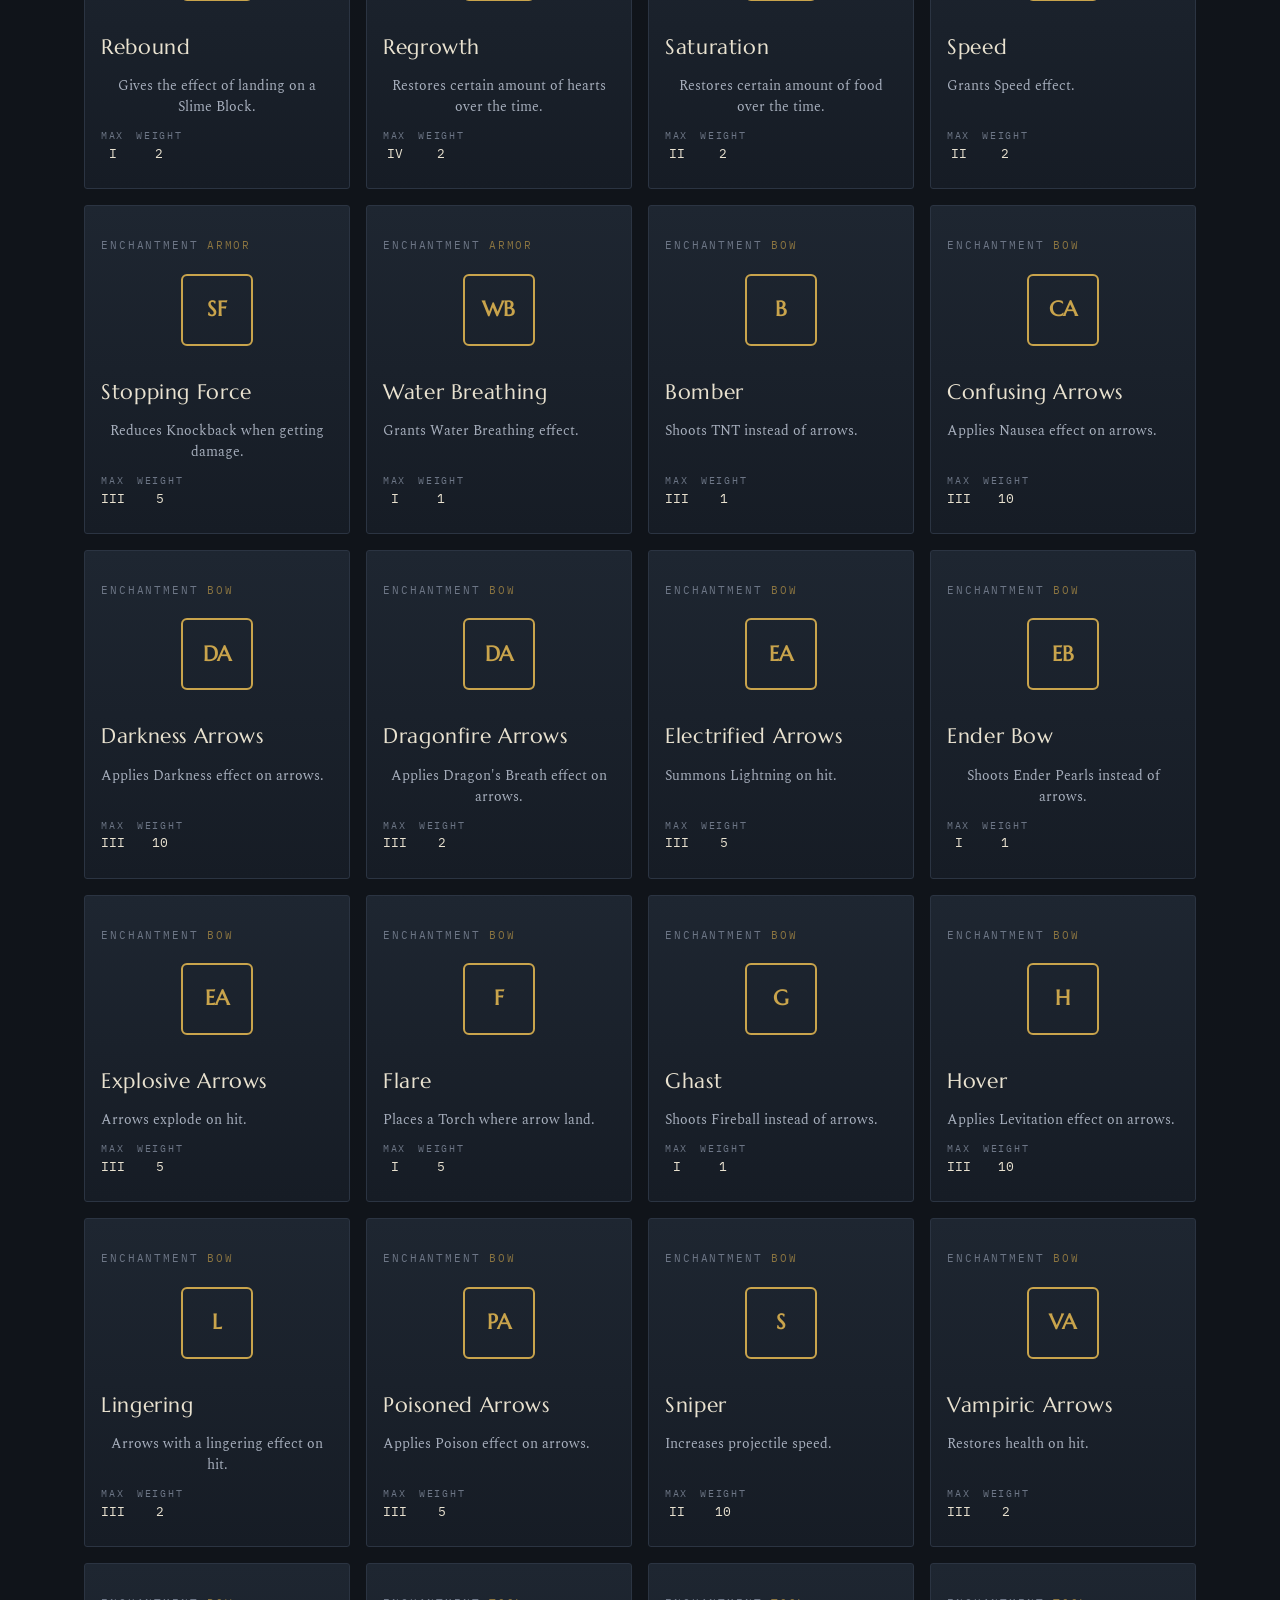
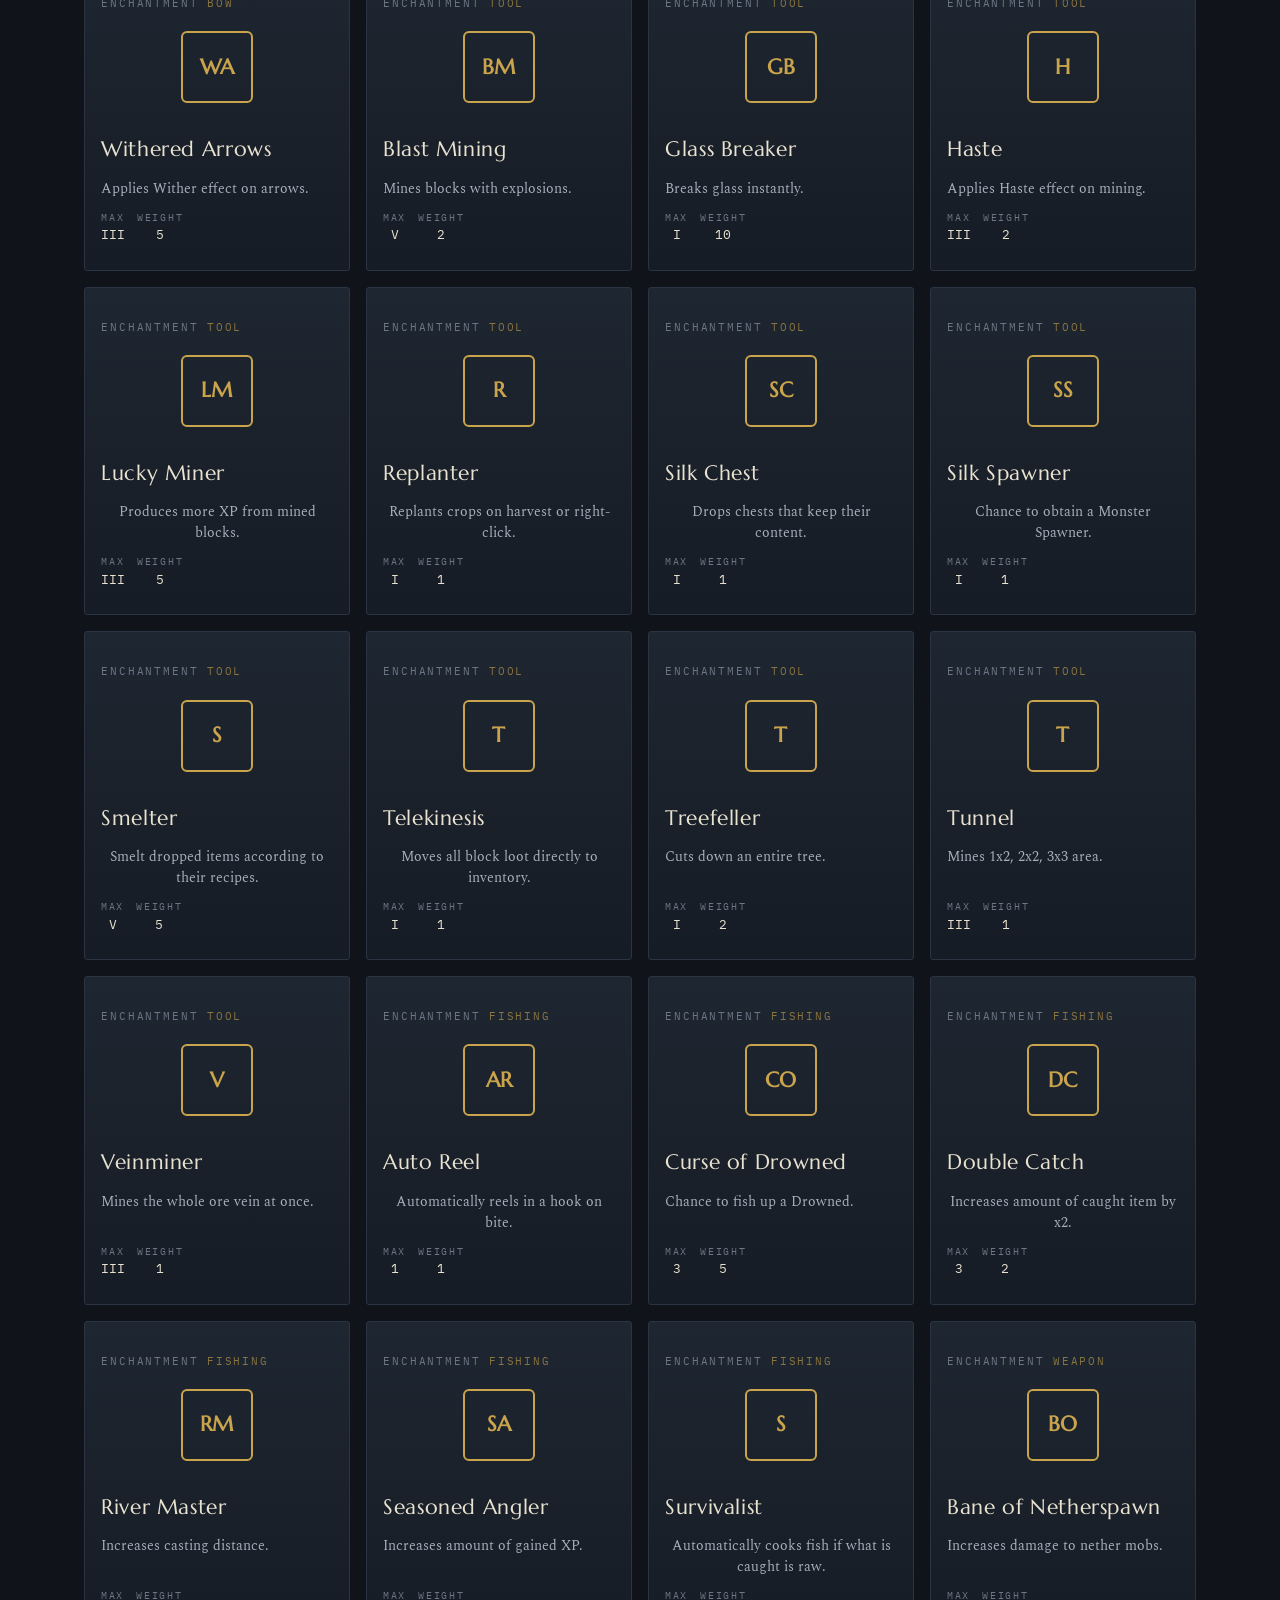
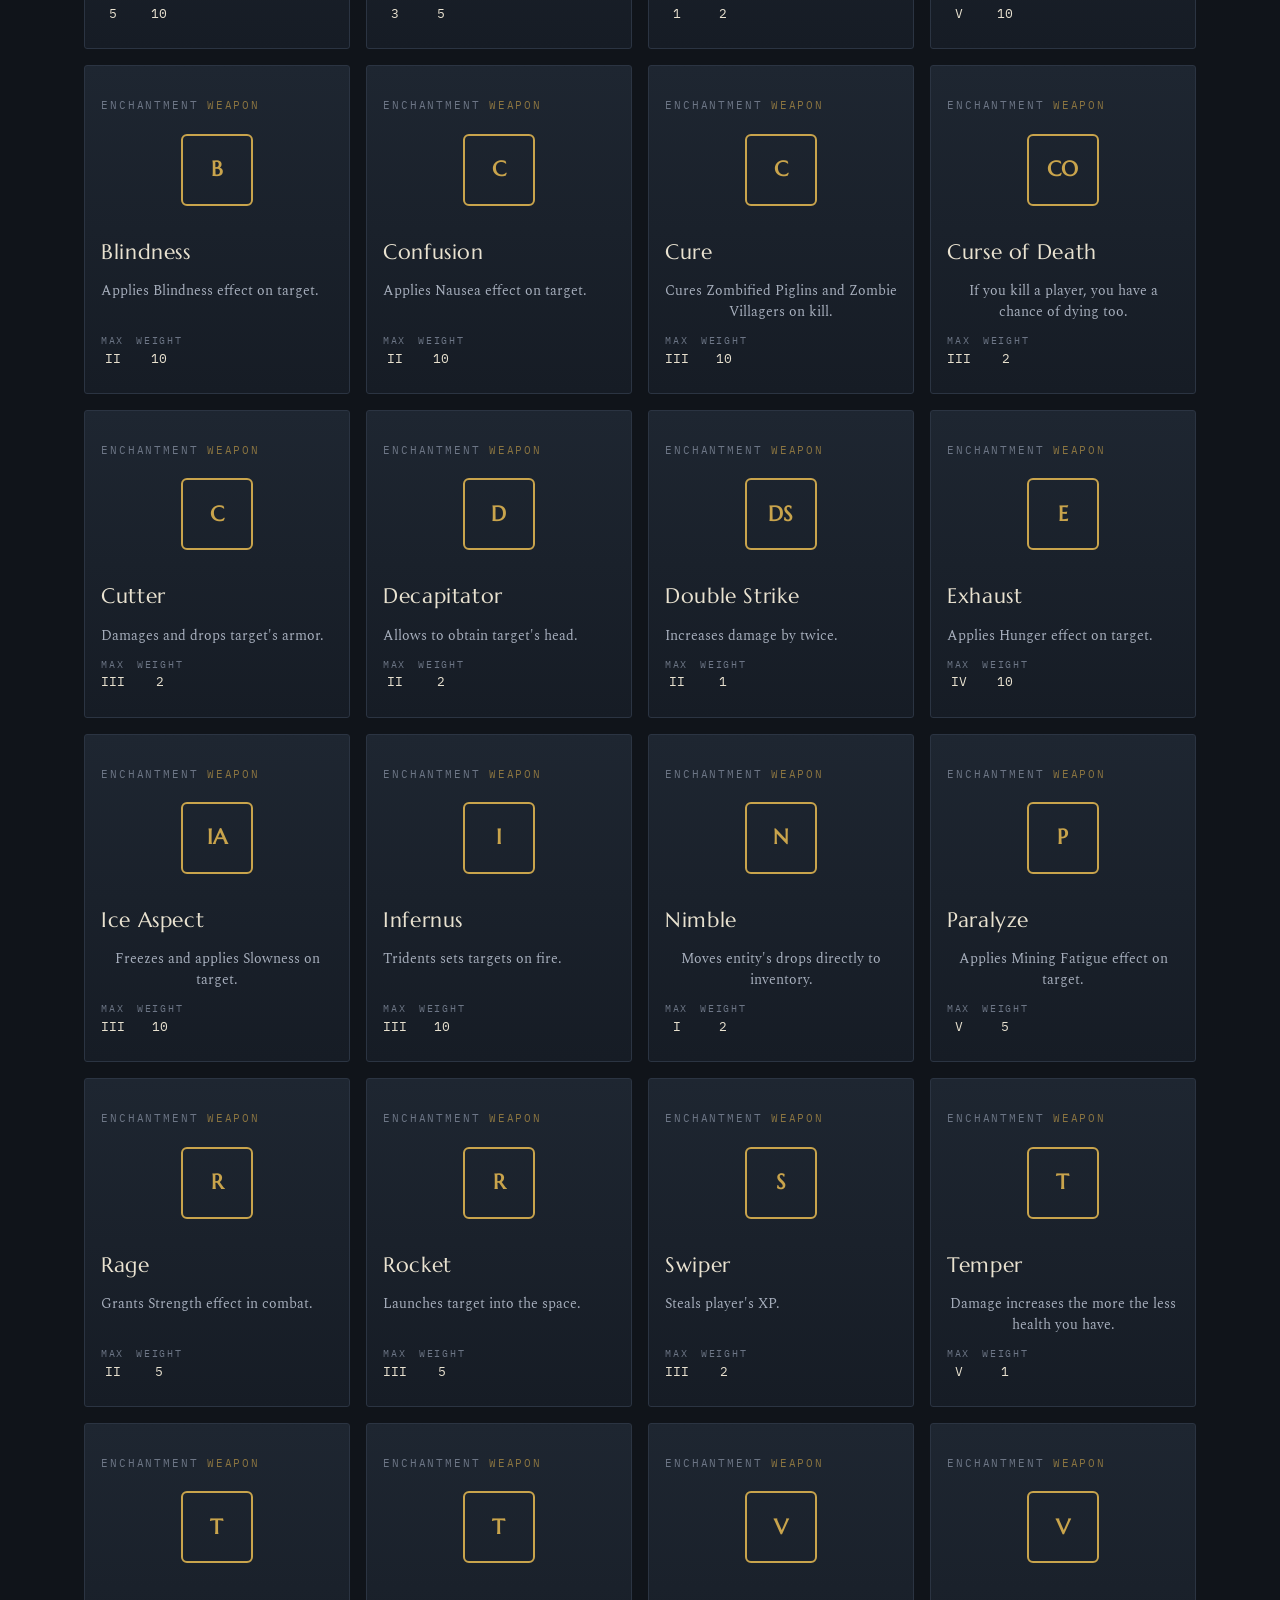
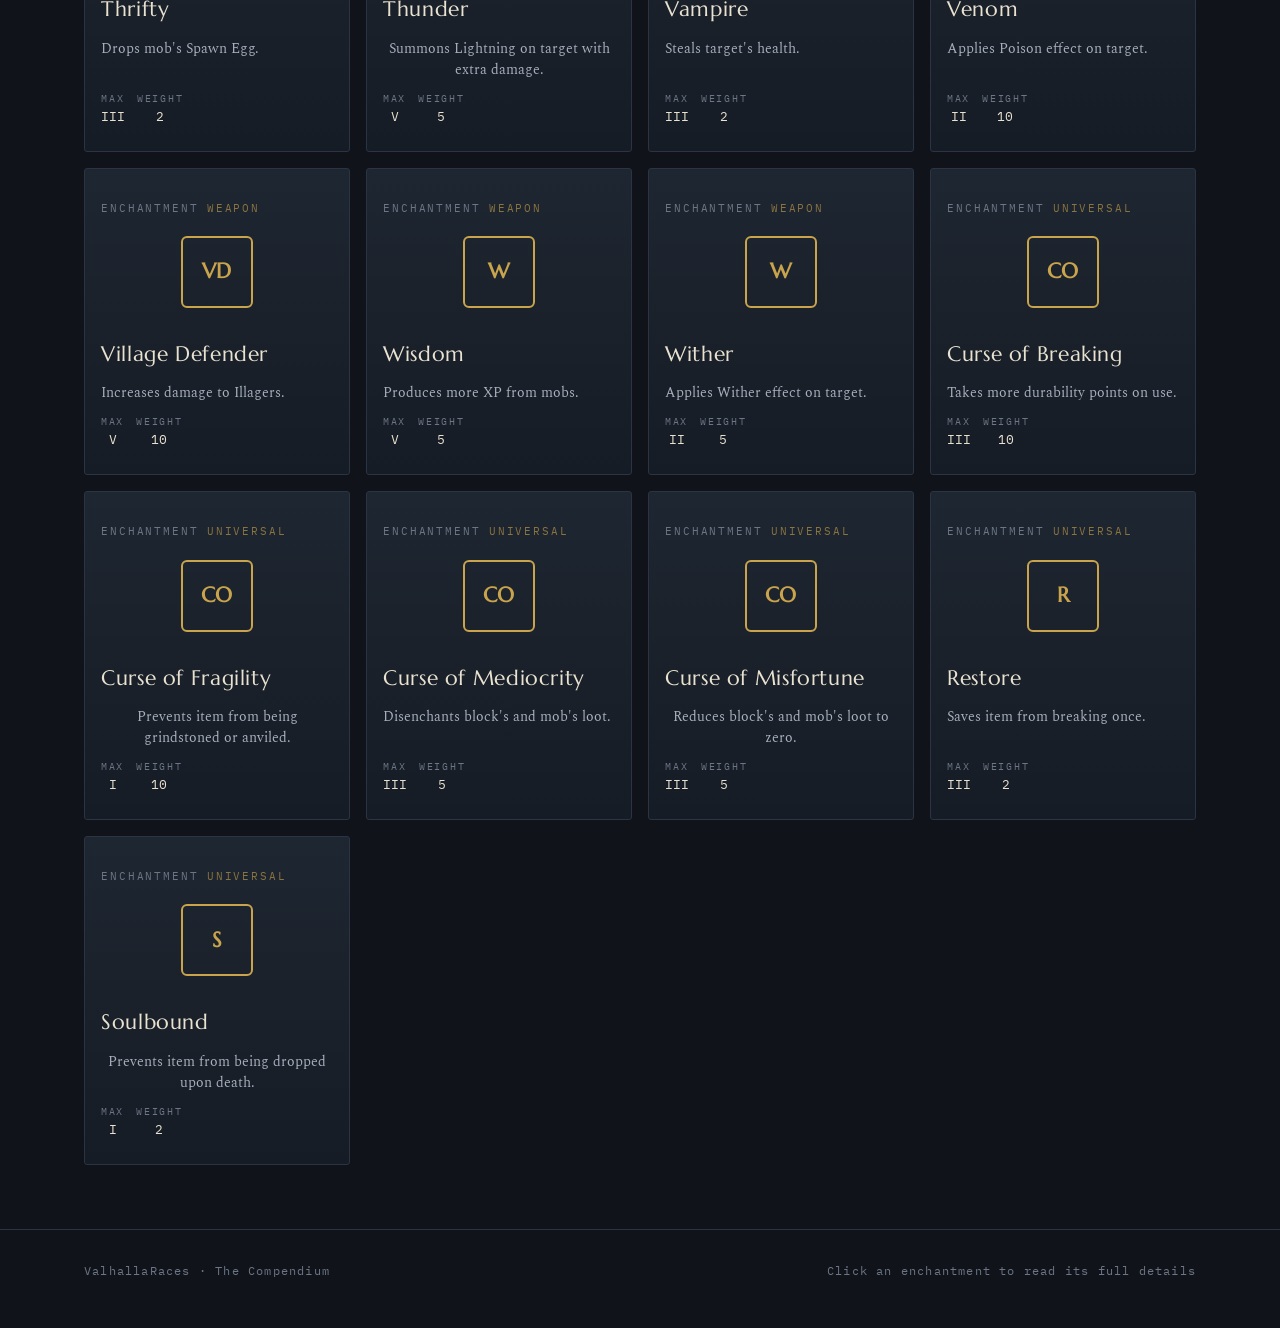
<file: enchantments.html>
<!DOCTYPE html>
<html lang="en">
<head>
  <meta charset="UTF-8">
  <meta name="viewport" content="width=device-width, initial-scale=1.0">
  <title>Enchantments — ValhallaRaces Compendium</title>
  <meta name="description" content="Every ExcellentEnchant on the server, by category, with their effects, levels and compatible items.">
  <link rel="preconnect" href="https://fonts.googleapis.com">
  <link rel="preconnect" href="https://fonts.gstatic.com" crossorigin>
  <link href="https://fonts.googleapis.com/css2?family=Marcellus&family=Spectral:ital,wght@0,400;0,500;1,400&family=IBM+Plex+Mono:wght@400;600&display=swap" rel="stylesheet">
  <link rel="stylesheet" href="assets/css/style.css">
  <link rel="icon" href="data:image/svg+xml,%3Csvg xmlns='http://www.w3.org/2000/svg' viewBox='0 0 64 64'%3E%3Cpath d='M22 12 L42 12 L42 34 C42 44 37 51 32 55 C27 51 22 44 22 34 Z' fill='none' stroke='%23c9a44c' stroke-width='3' stroke-linecap='round'/%3E%3C/svg%3E">
</head>
<body data-page="enchant">

  <header class="site-head">
    <div class="wrap">
      <a class="brand" href="index.html" aria-label="ValhallaRaces home">
        <span class="brand-mark" aria-hidden="true">
          <svg viewBox="0 0 64 64" fill="none" stroke="currentColor" stroke-width="2.5" stroke-linecap="round" stroke-linejoin="round">
            <path d="M20 46 C14 44 12 38 14 32 C16 26 22 24 30 24 C38 24 42 26 46 30 C50 34 50 40 44 44 C40 48 32 50 26 50 C22 50 19 48 20 46 Z"/>
            <path d="M30 24 C28 16 22 12 16 12"/>
            <path d="M20 46 L14 56 L24 50"/>
          </svg>
        </span>
        <span class="brand-name">ValhallaRaces<small>The Compendium</small></span>
      </a>
      <nav class="site-nav" aria-label="Primary">
        <a href="index.html">Home</a>
        <a href="races.html">Races</a>
        <a href="classes.html">Classes</a>
        <a href="combos.html">Combos</a>
        <a href="enchantments.html" aria-current="page">Enchants</a>
        <a href="getting-started.html">Get Started</a>
      </nav>
    </div>
  </header>

  <main>
    <div class="wrap">
      <section class="page-hero" data-page>
        <div class="page-hero-head">
          <div>
            <div class="eyebrow">The Enchantments</div>
            <h1 class="page-title">Enchantments</h1>
            <p class="page-sub">The arcane marks that cling to a warrior's tools — each with its own power, its own price, and the items it may touch.</p>
          </div>
          <div class="page-hero-count" aria-live="polite"></div>
        </div>

        <div class="toolbar">
          <label class="search">
            <svg viewBox="0 0 24 24" fill="none" stroke="currentColor" stroke-width="2" stroke-linecap="round" aria-hidden="true">
              <circle cx="11" cy="11" r="7"/><path d="M16.5 16.5 L21 21"/>
            </svg>
            <input type="search" placeholder="Search enchantments…" aria-label="Search enchantments">
          </label>
          <div class="filters" role="group" aria-label="Filter by category" id="category-filters"></div>
        </div>
      </section>

      <section class="grid enchant-grid" aria-label="Enchantment entries"></section>
    </div>
  </main>

  <footer class="site-foot">
    <div class="wrap">
      <span>ValhallaRaces · The Compendium</span>
      <span>Click an enchantment to read its full details</span>
    </div>
  </footer>

  <script src="assets/js/app.js"></script>
</body>
</html>
</file>
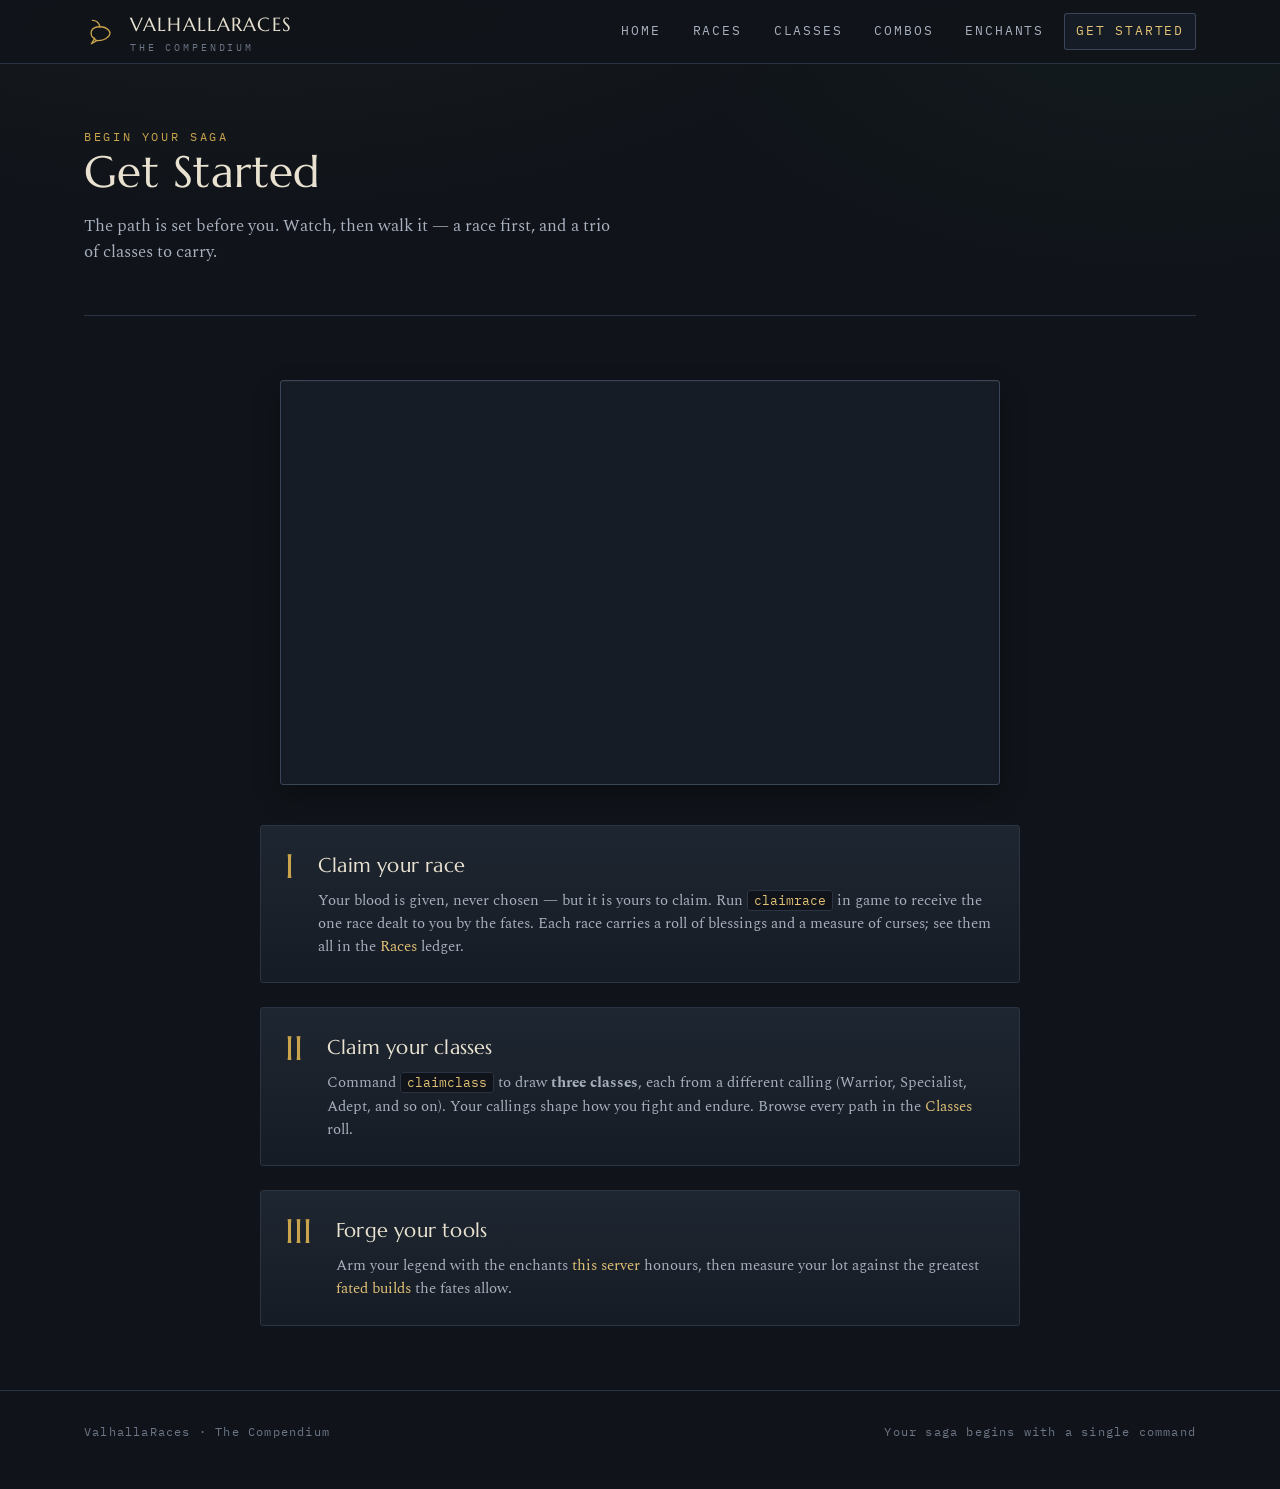
<file: getting-started.html>
<!DOCTYPE html>
<html lang="en">
<head>
  <meta charset="UTF-8">
  <meta name="viewport" content="width=device-width, initial-scale=1.0">
  <title>Get Started — ValhallaRaces Compendium</title>
  <meta name="description" content="How to begin your journey on Valhalla — video guide, getting a race, and rolling your classes.">
  <link rel="preconnect" href="https://fonts.googleapis.com">
  <link rel="preconnect" href="https://fonts.gstatic.com" crossorigin>
  <link href="https://fonts.googleapis.com/css2?family=Marcellus&family=Spectral:ital,wght@0,400;0,500;1,400&family=IBM+Plex+Mono:wght@400;600&display=swap" rel="stylesheet">
  <link rel="stylesheet" href="assets/css/style.css">
  <link rel="icon" href="data:image/svg+xml,%3Csvg xmlns='http://www.w3.org/2000/svg' viewBox='0 0 64 64'%3E%3Cpath d='M22 12 L42 12 L42 34 C42 44 37 51 32 55 C27 51 22 44 22 34 Z' fill='none' stroke='%23c9a44c' stroke-width='3' stroke-linecap='round'/%3E%3C/svg%3E">
</head>
<body data-page="getting-started">

  <header class="site-head">
    <div class="wrap">
      <a class="brand" href="index.html" aria-label="ValhallaRaces home">
        <span class="brand-mark" aria-hidden="true">
          <svg viewBox="0 0 64 64" fill="none" stroke="currentColor" stroke-width="2.5" stroke-linecap="round" stroke-linejoin="round">
            <path d="M20 46 C14 44 12 38 14 32 C16 26 22 24 30 24 C38 24 42 26 46 30 C50 34 50 40 44 44 C40 48 32 50 26 50 C22 50 19 48 20 46 Z"/>
            <path d="M30 24 C28 16 22 12 16 12"/>
            <path d="M20 46 L14 56 L24 50"/>
          </svg>
        </span>
        <span class="brand-name">ValhallaRaces<small>The Compendium</small></span>
      </a>
      <nav class="site-nav" aria-label="Primary">
        <a href="index.html">Home</a>
        <a href="races.html">Races</a>
        <a href="classes.html">Classes</a>
        <a href="combos.html">Combos</a>
        <a href="enchantments.html">Enchants</a>
        <a href="getting-started.html" aria-current="page">Get Started</a>
      </nav>
    </div>
  </header>

  <main>
    <div class="wrap">
      <section class="page-hero" data-page>
        <div class="page-hero-head">
          <div>
            <div class="eyebrow">Begin Your Saga</div>
            <h1 class="page-title">Get Started</h1>
            <p class="page-sub">The path is set before you. Watch, then walk it — a race first, and a trio of classes to carry.</p>
          </div>
        </div>
      </section>

      <section class="start-video">
        <div class="video-frame">
          <iframe
            src="https://www.youtube-nocookie.com/embed/WgYivHDmW2k"
            title="ValhallaRaces guide"
            frameborder="0"
            allow="accelerometer; autoplay; clipboard-write; encrypted-media; gyroscope; picture-in-picture; web-share"
            allowfullscreen></iframe>
        </div>
      </section>

      <section class="start-steps">
        <article class="step">
          <span class="step-num">I</span>
          <div>
            <h2>Claim your race</h2>
            <p>Your blood is given, never chosen — but it is yours to claim. Run
              <code>claimrace</code> in game to receive the one race dealt to you by the
              fates. Each race carries a roll of blessings and a measure of curses;
              see them all in the <a href="races.html">Races</a> ledger.</p>
          </div>
        </article>
        <article class="step">
          <span class="step-num">II</span>
          <div>
            <h2>Claim your classes</h2>
            <p>Command <code>claimclass</code> to draw <strong>three classes</strong>,
              each from a different calling (Warrior, Specialist, Adept, and so on). Your
              callings shape how you fight and endure. Browse every path in the
              <a href="classes.html">Classes</a> roll.</p>
          </div>
        </article>
        <article class="step">
          <span class="step-num">III</span>
          <div>
            <h2>Forge your tools</h2>
            <p>Arm your legend with the enchants <a href="enchantments.html">this server</a> honours,
              then measure your lot against the greatest <a href="combos.html">fated builds</a> the fates allow.</p>
          </div>
        </article>
      </section>
    </div>
  </main>

  <footer class="site-foot">
    <div class="wrap">
      <span>ValhallaRaces · The Compendium</span>
      <span>Your saga begins with a single command</span>
    </div>
  </footer>

  <script src="assets/js/app.js"></script>
</body>
</html>
</file>
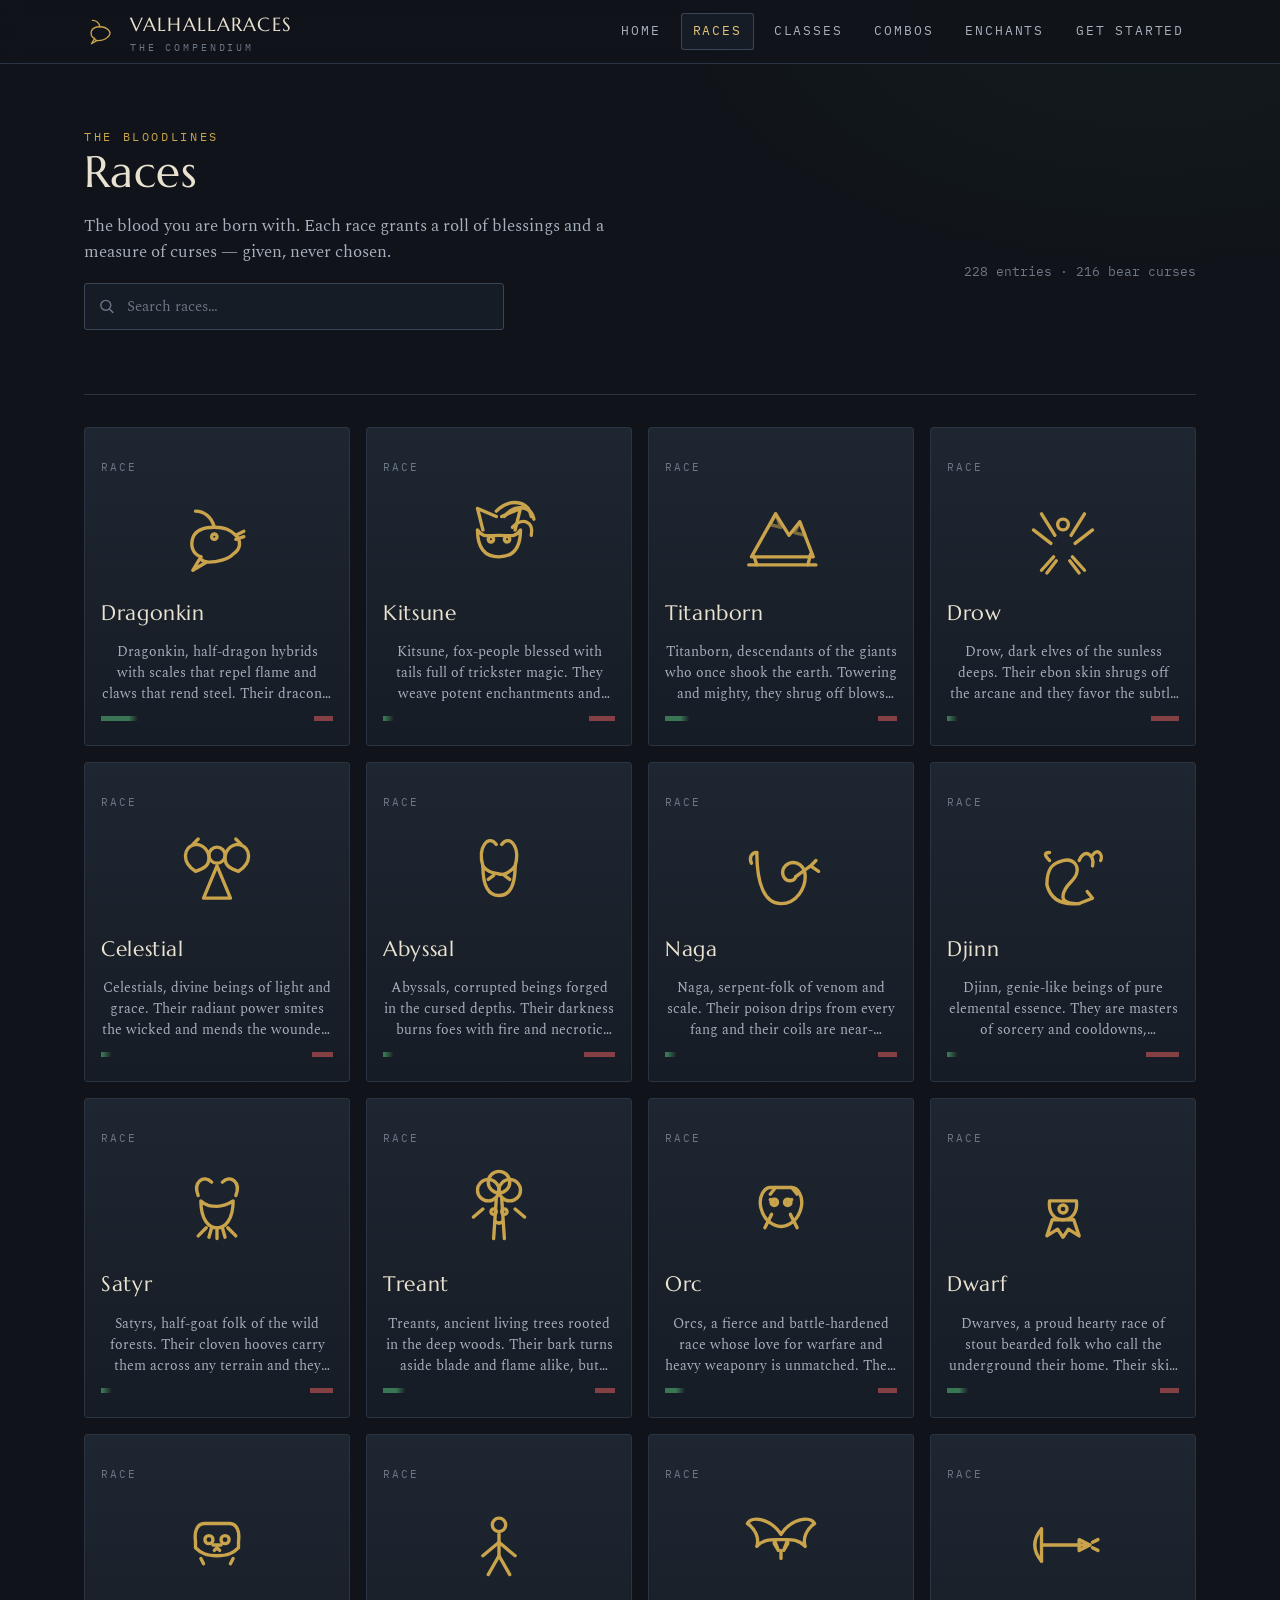
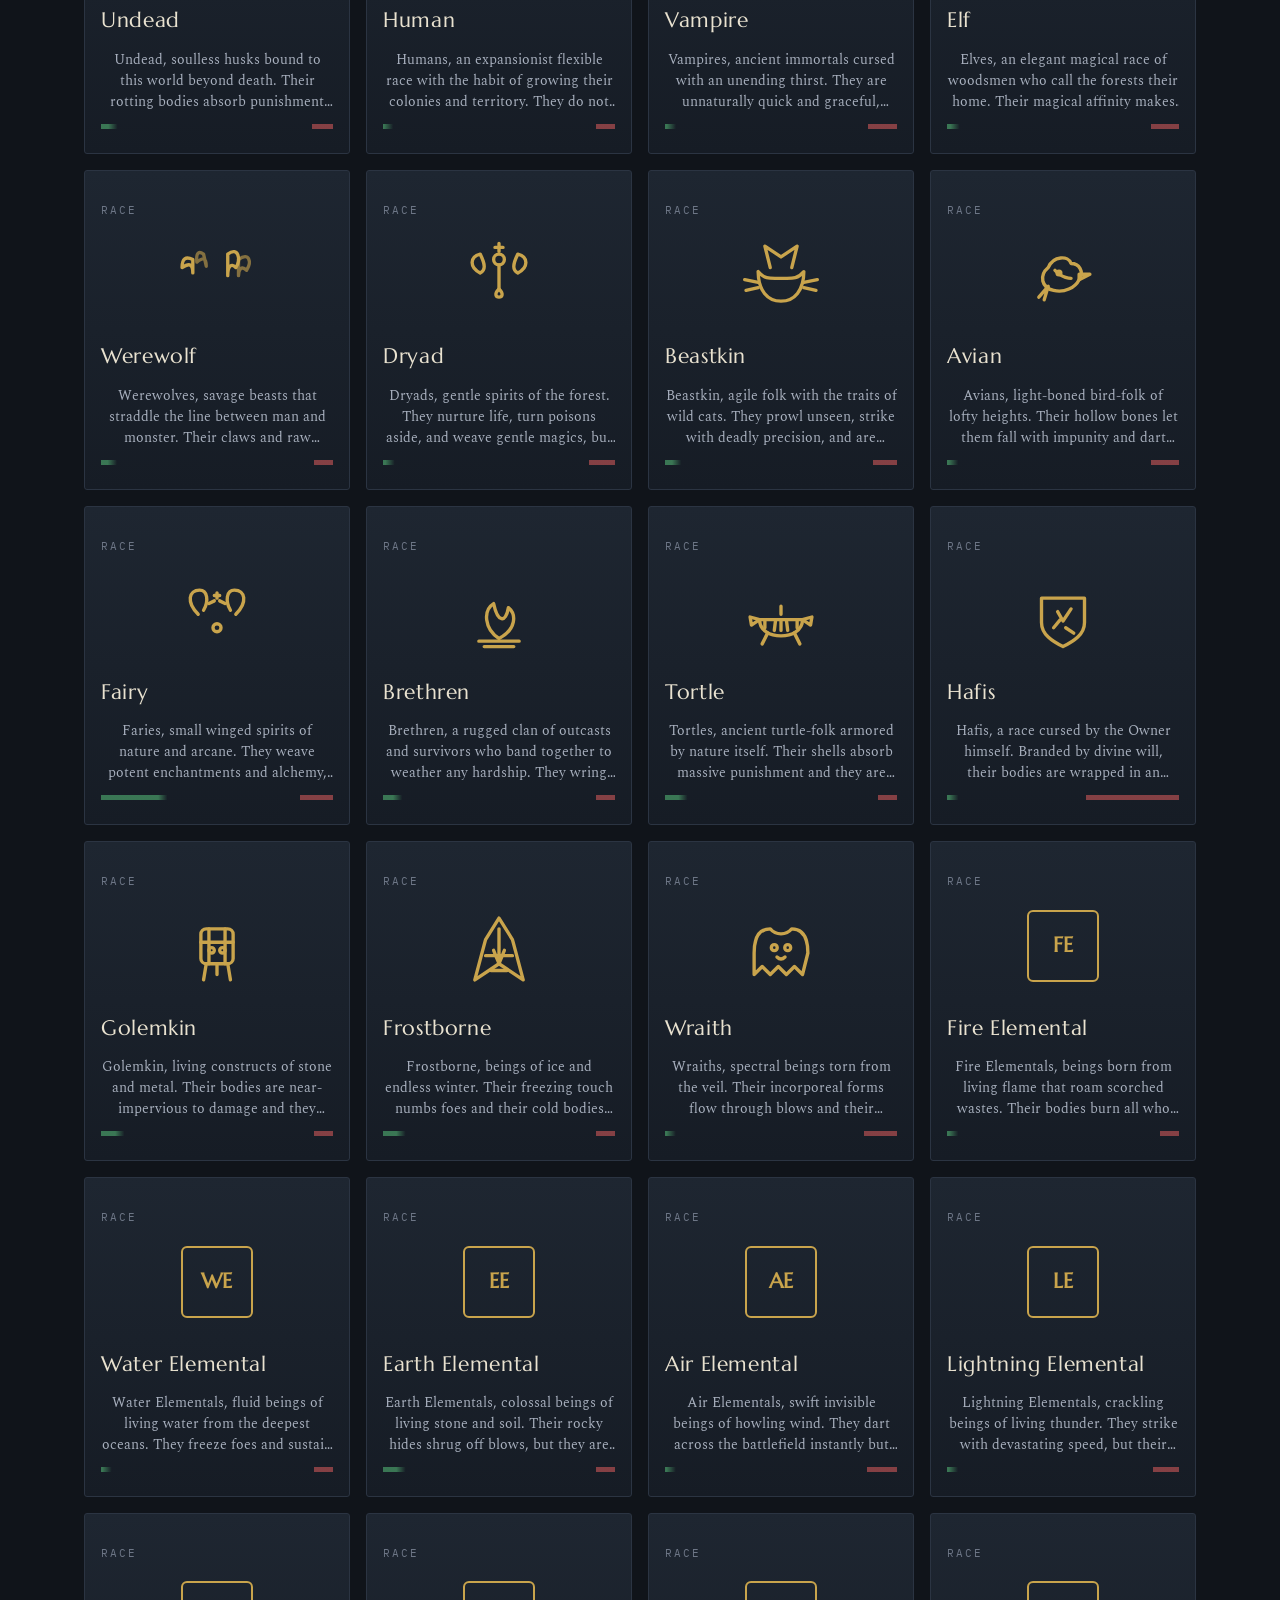
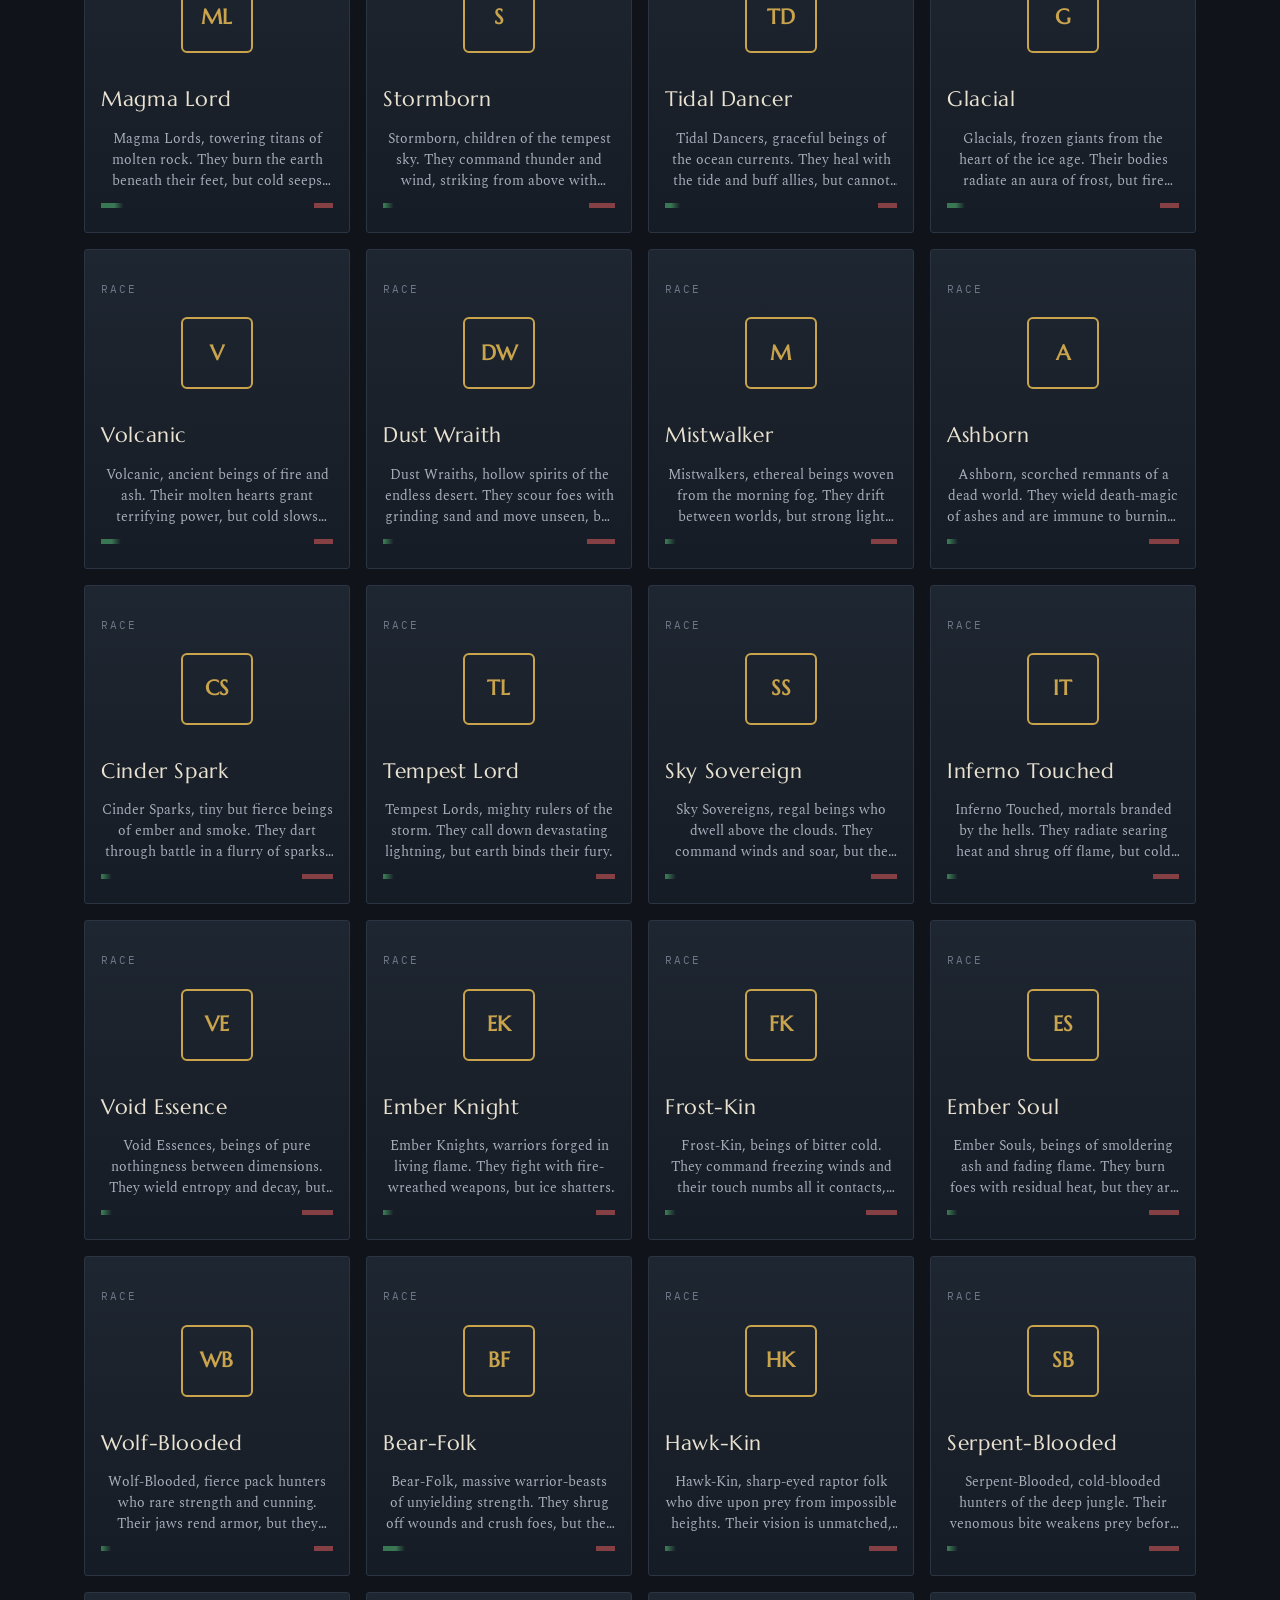
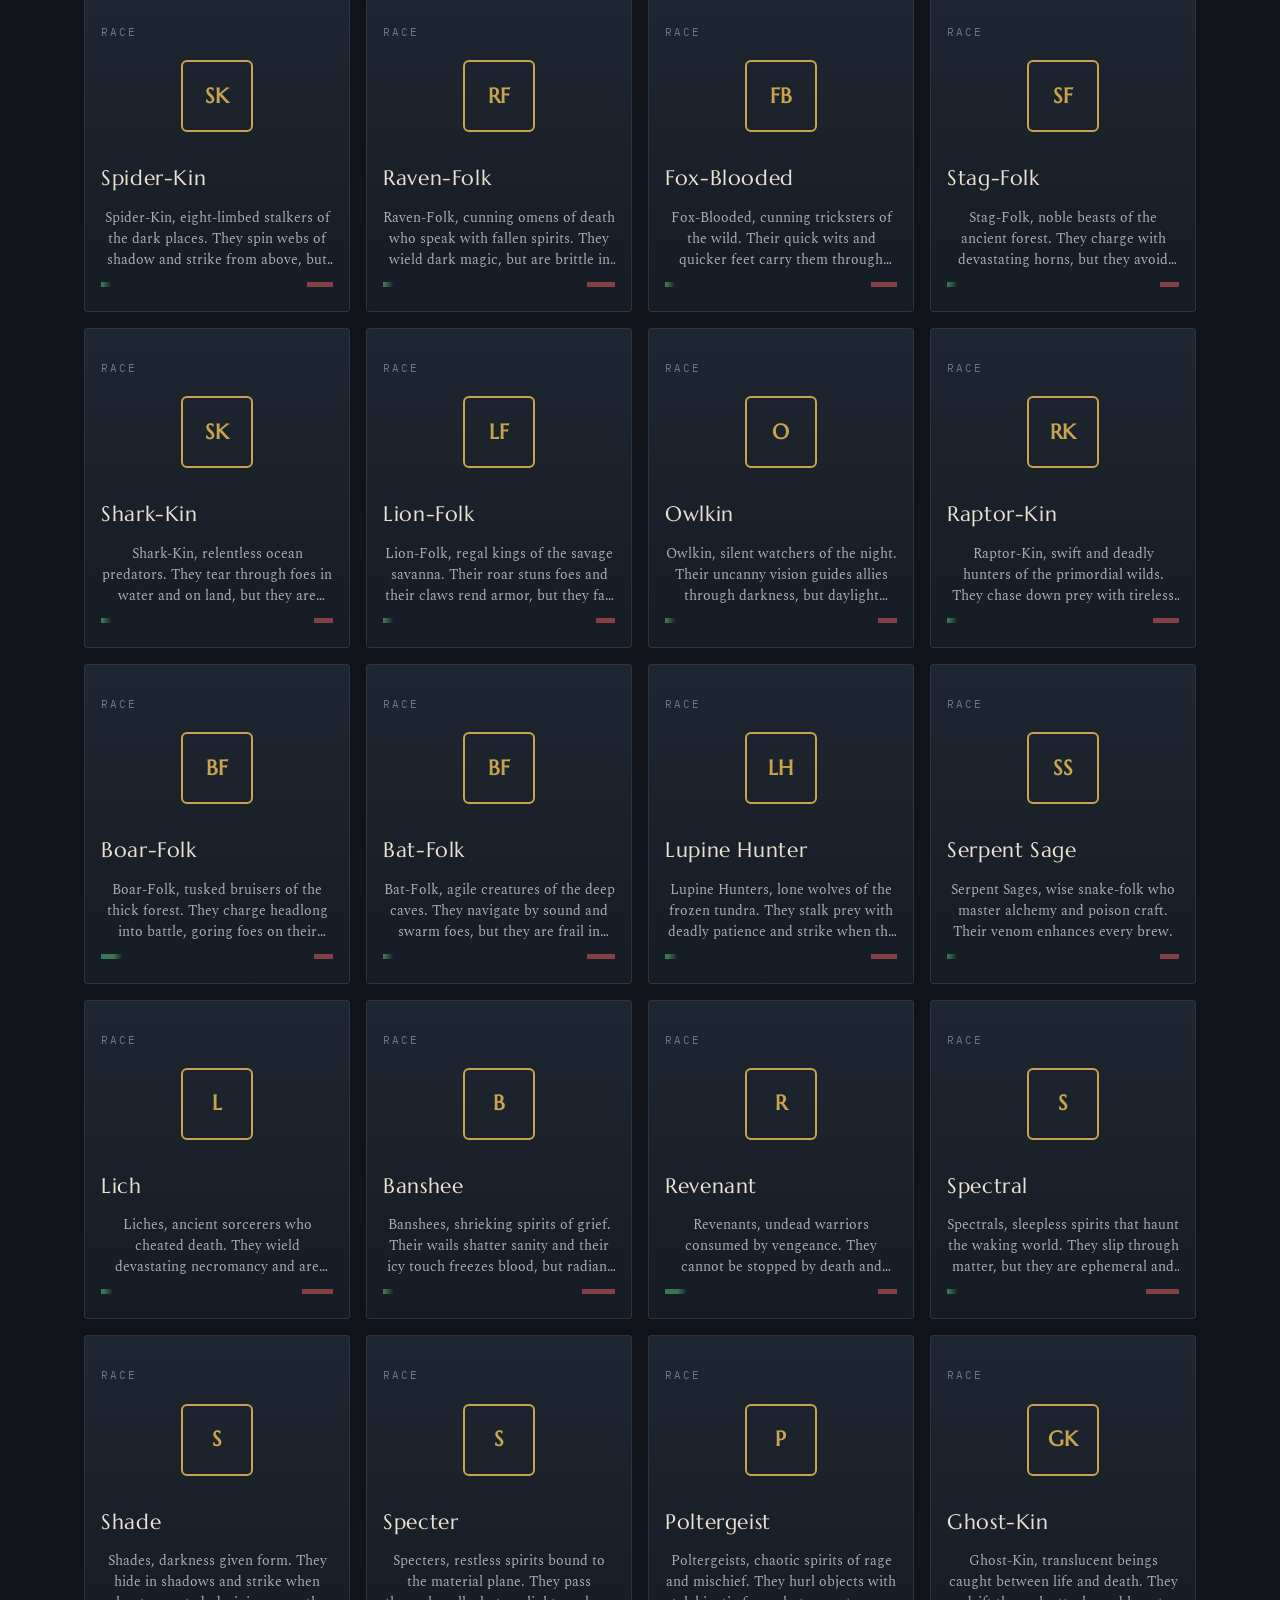
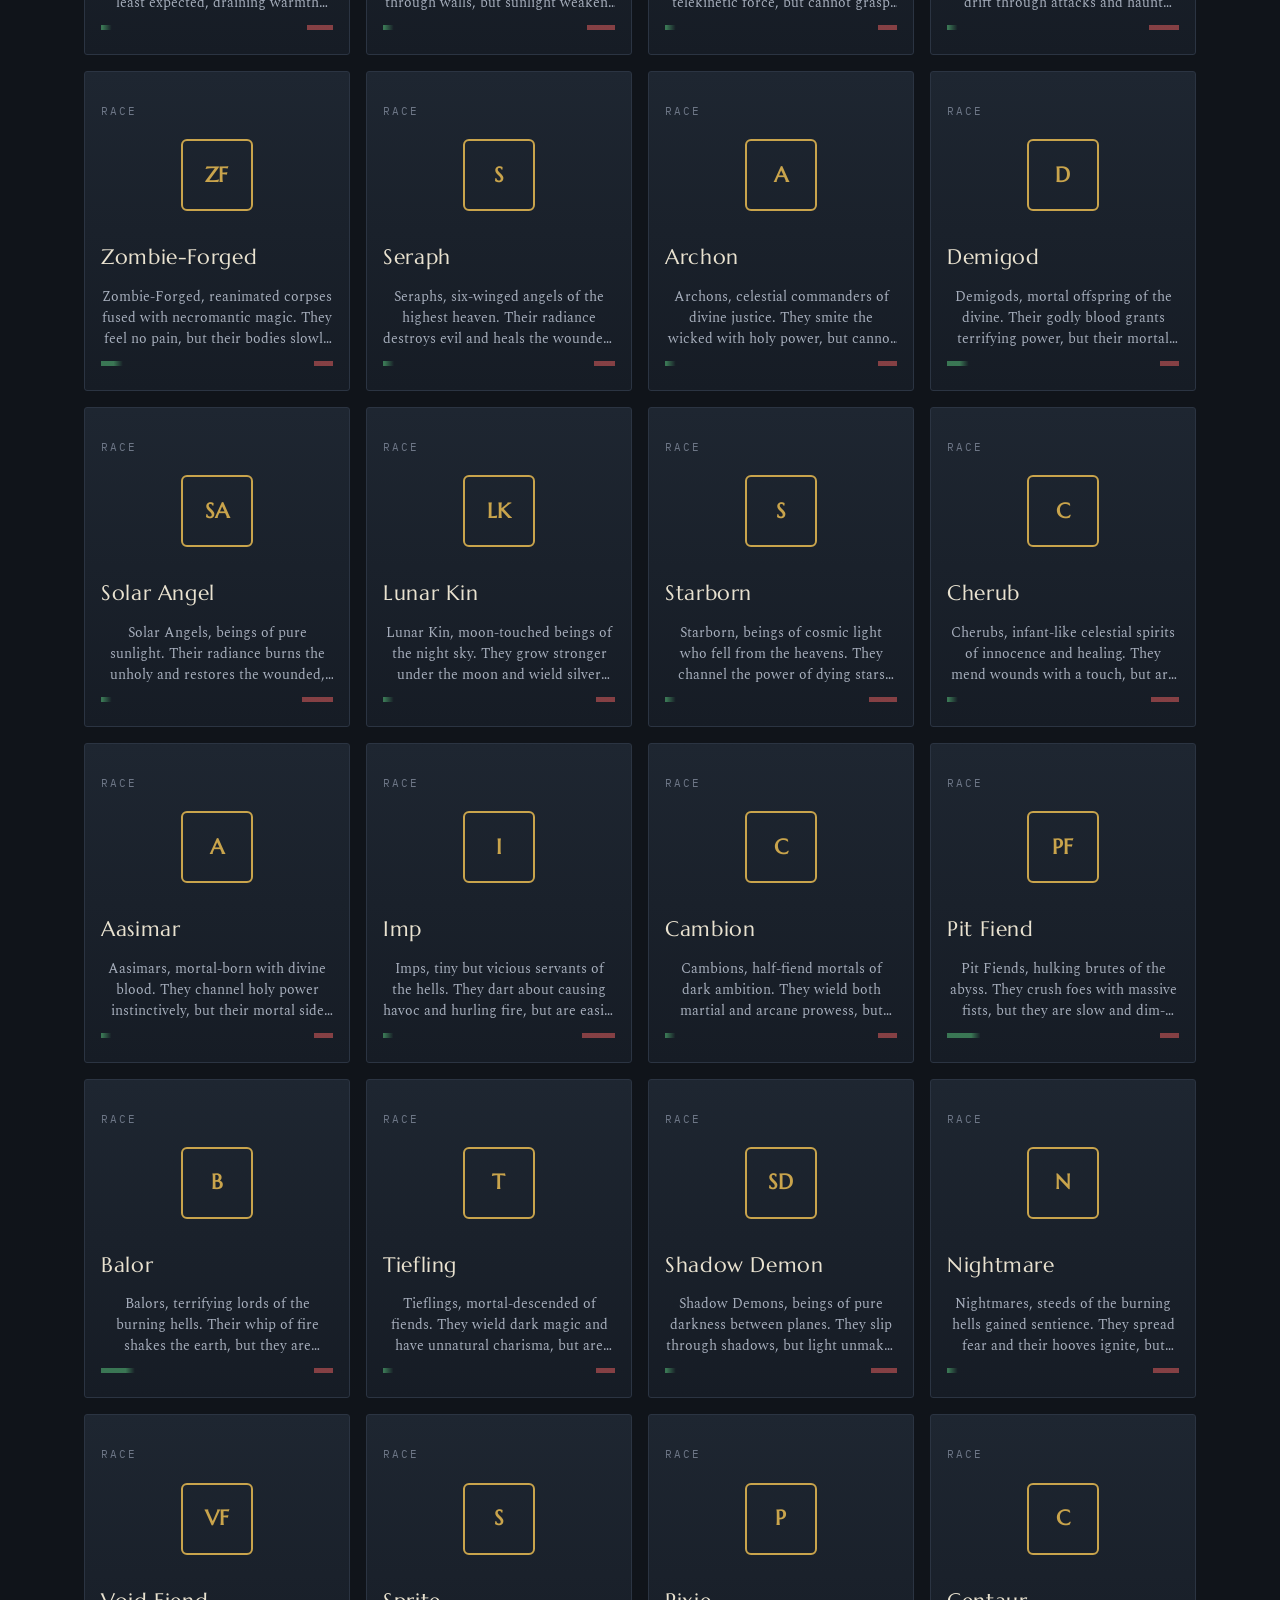
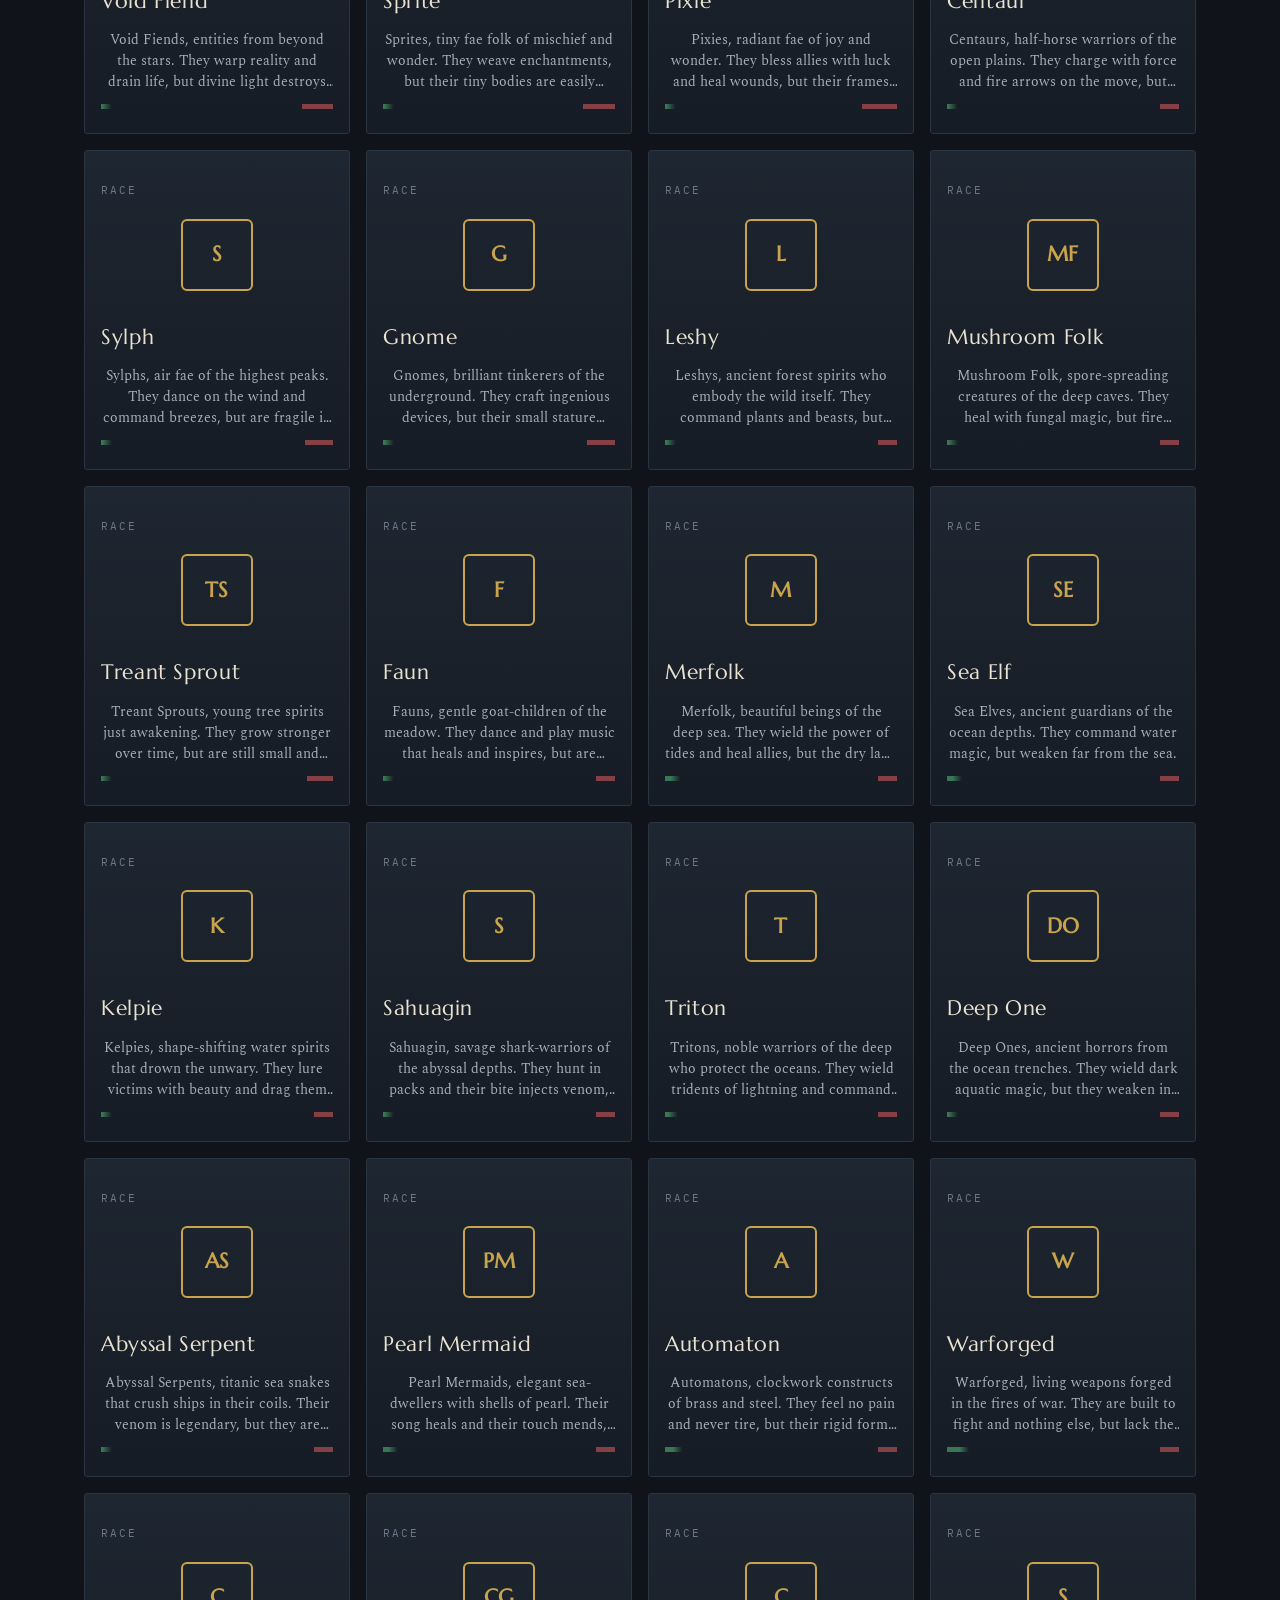
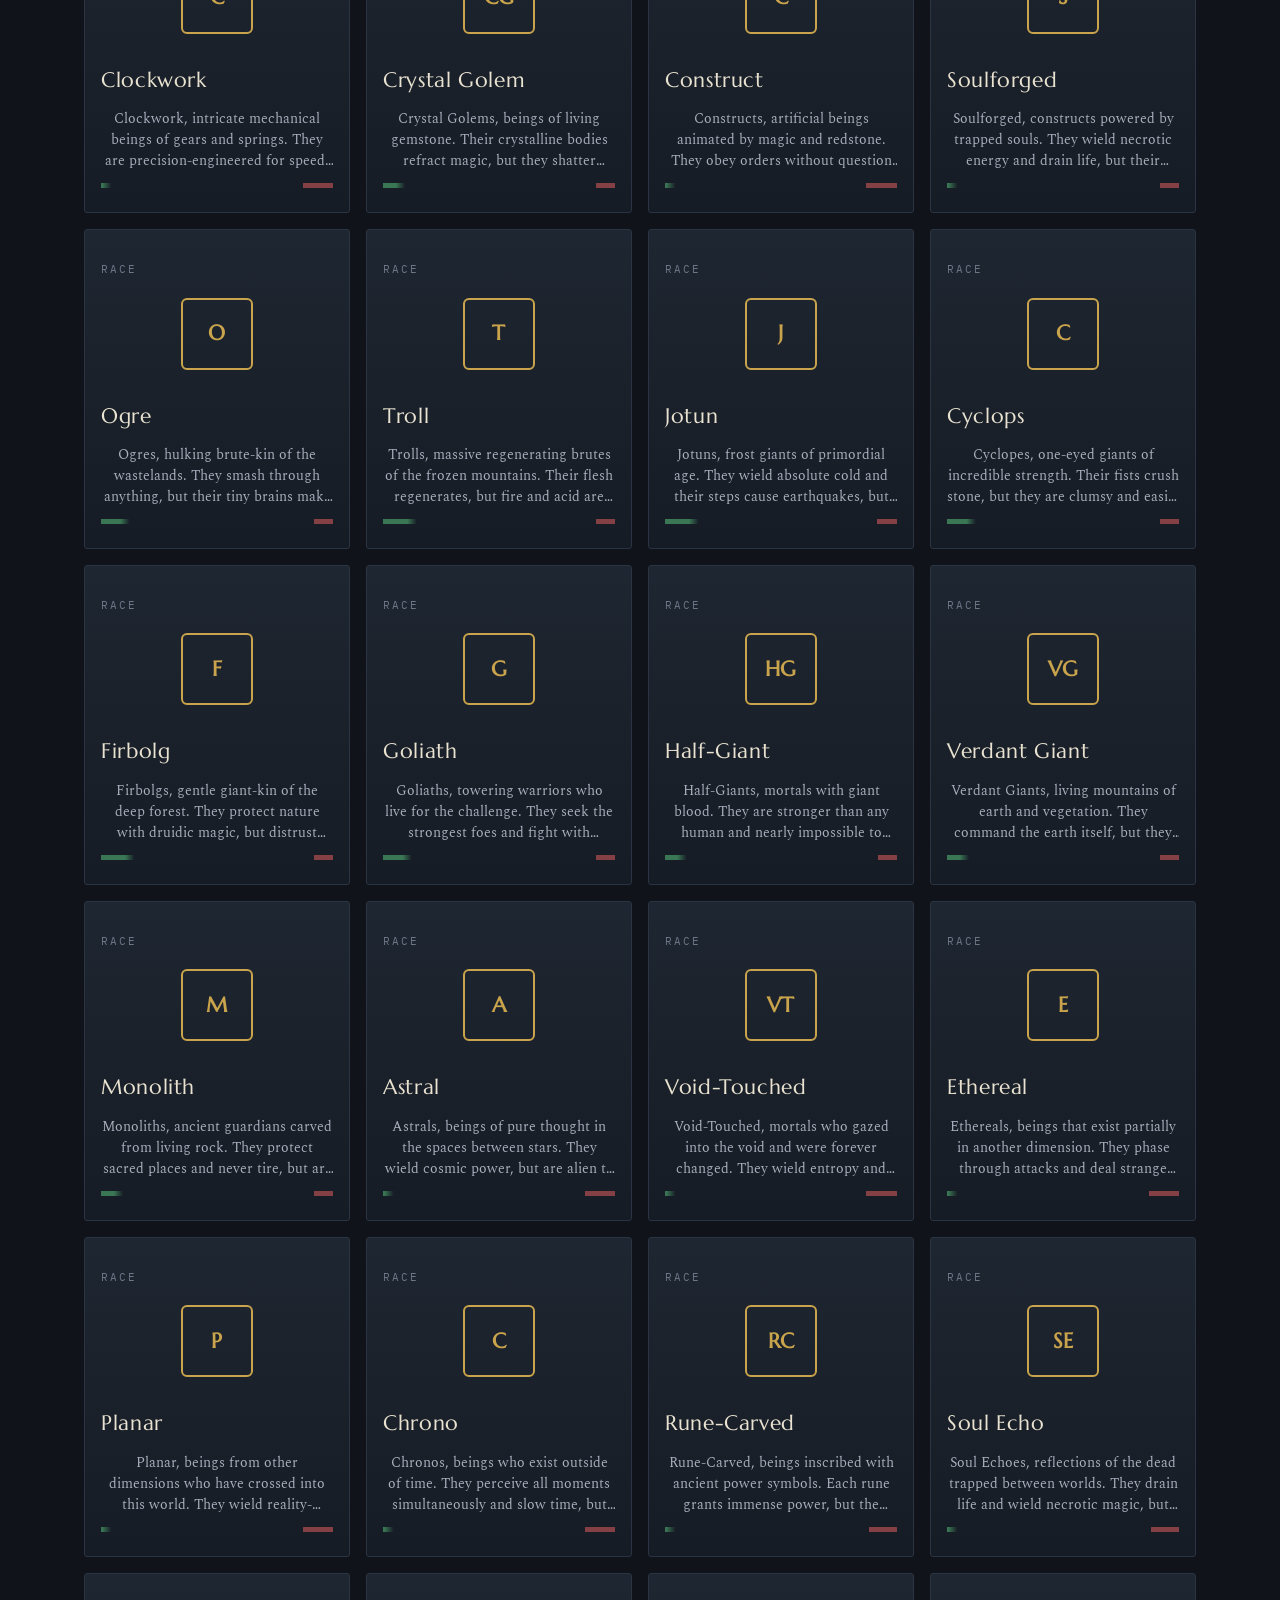
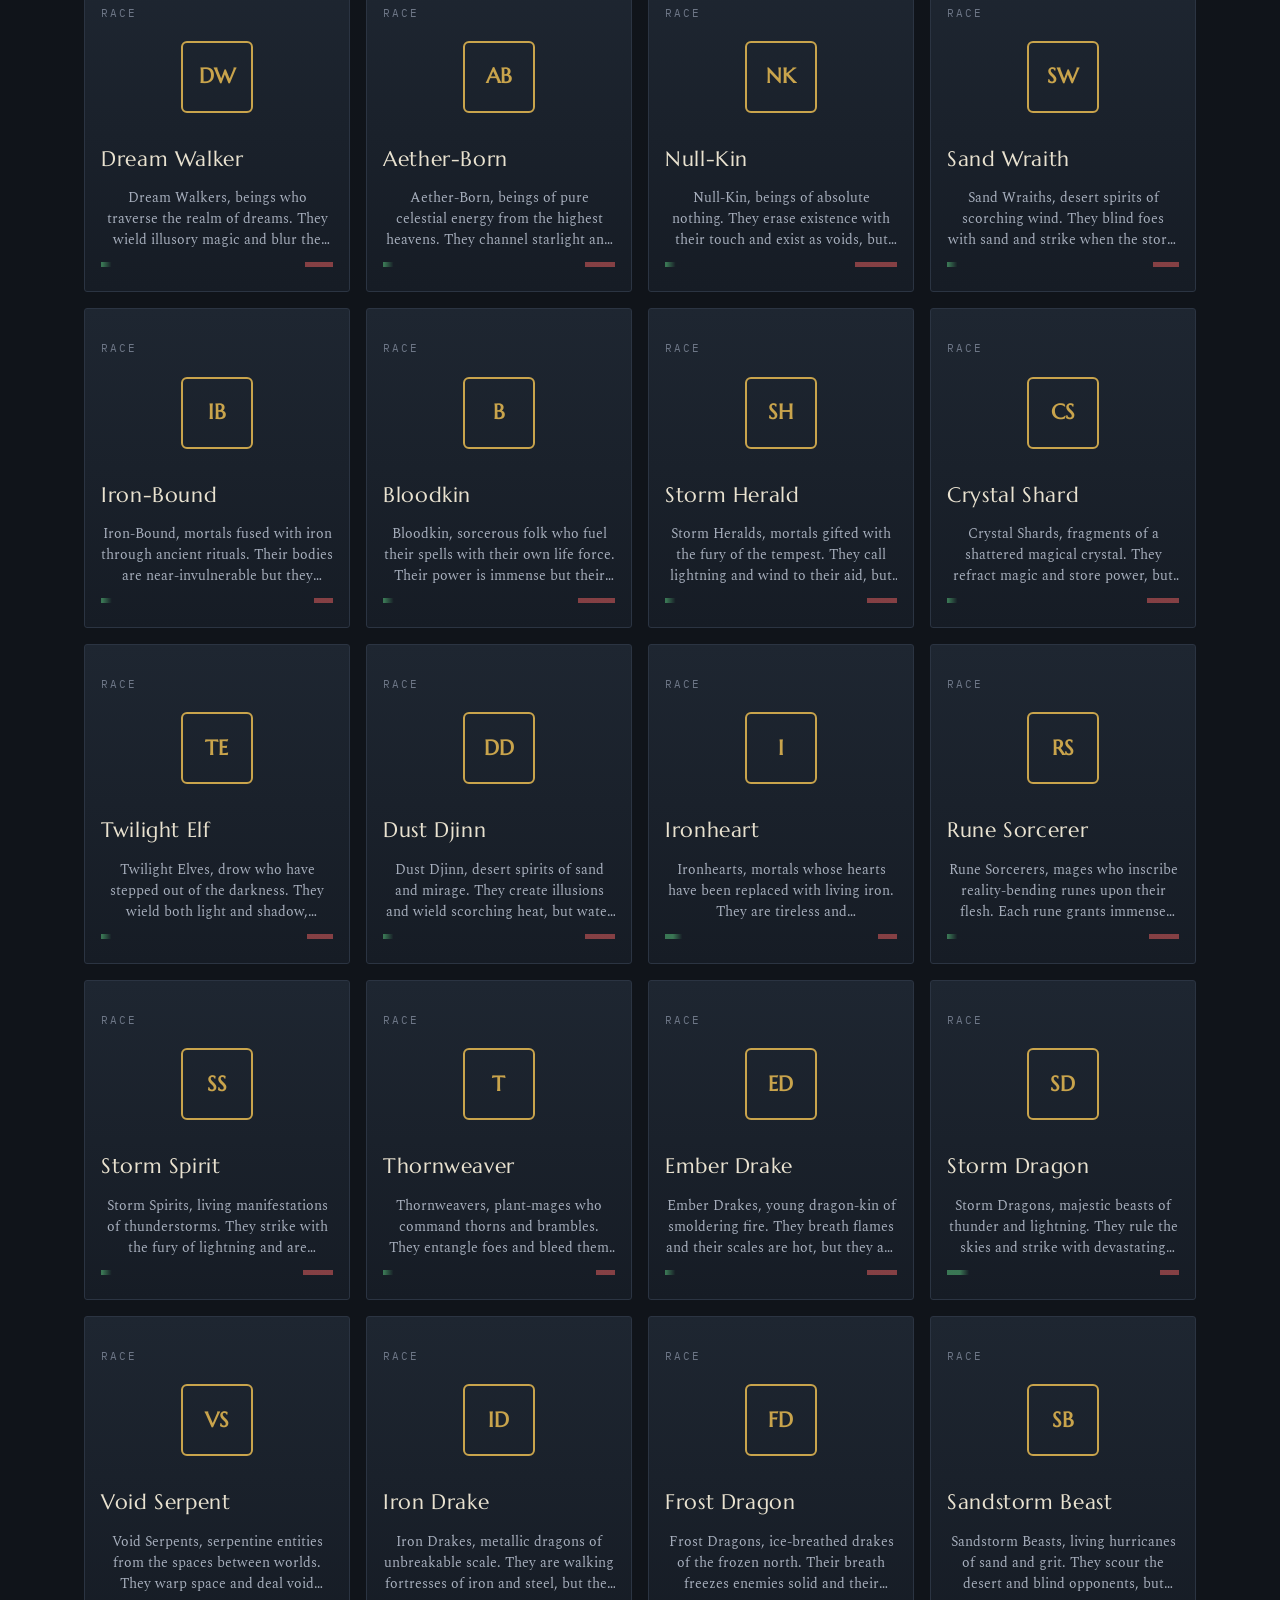
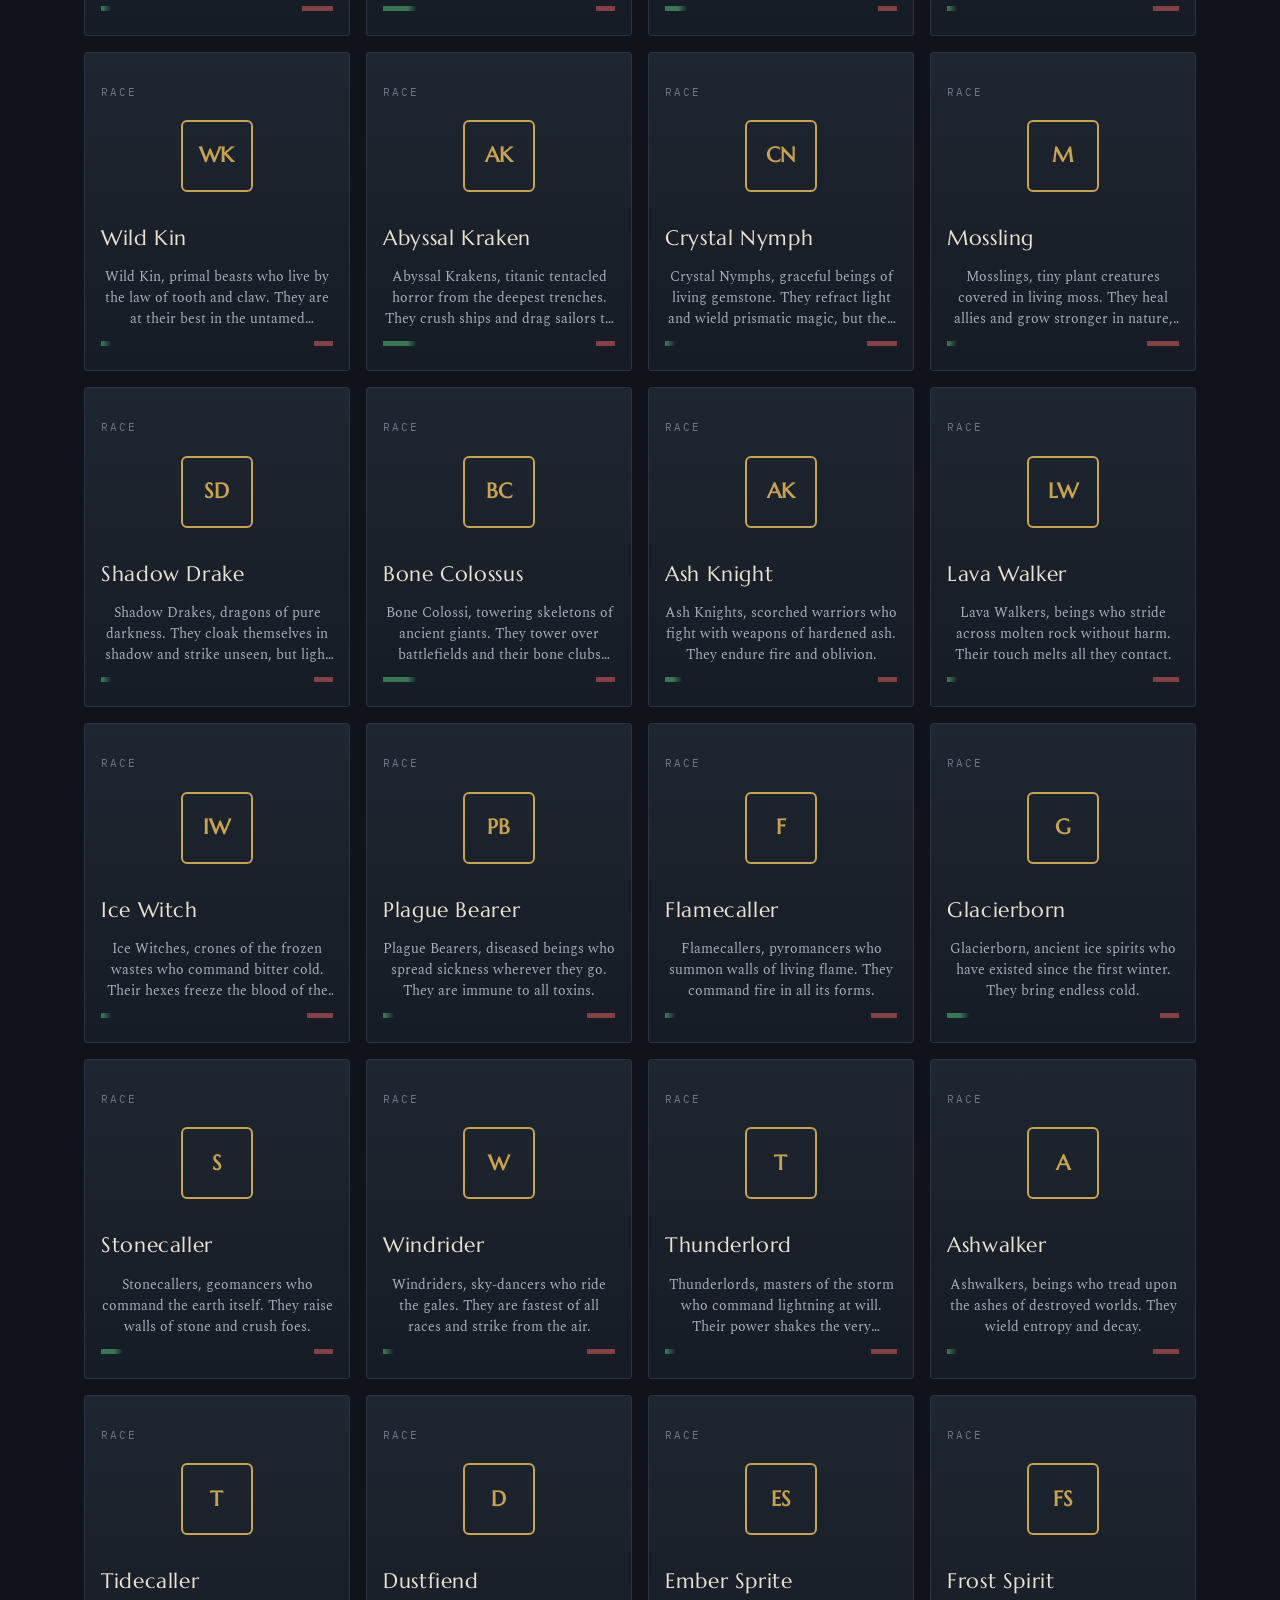
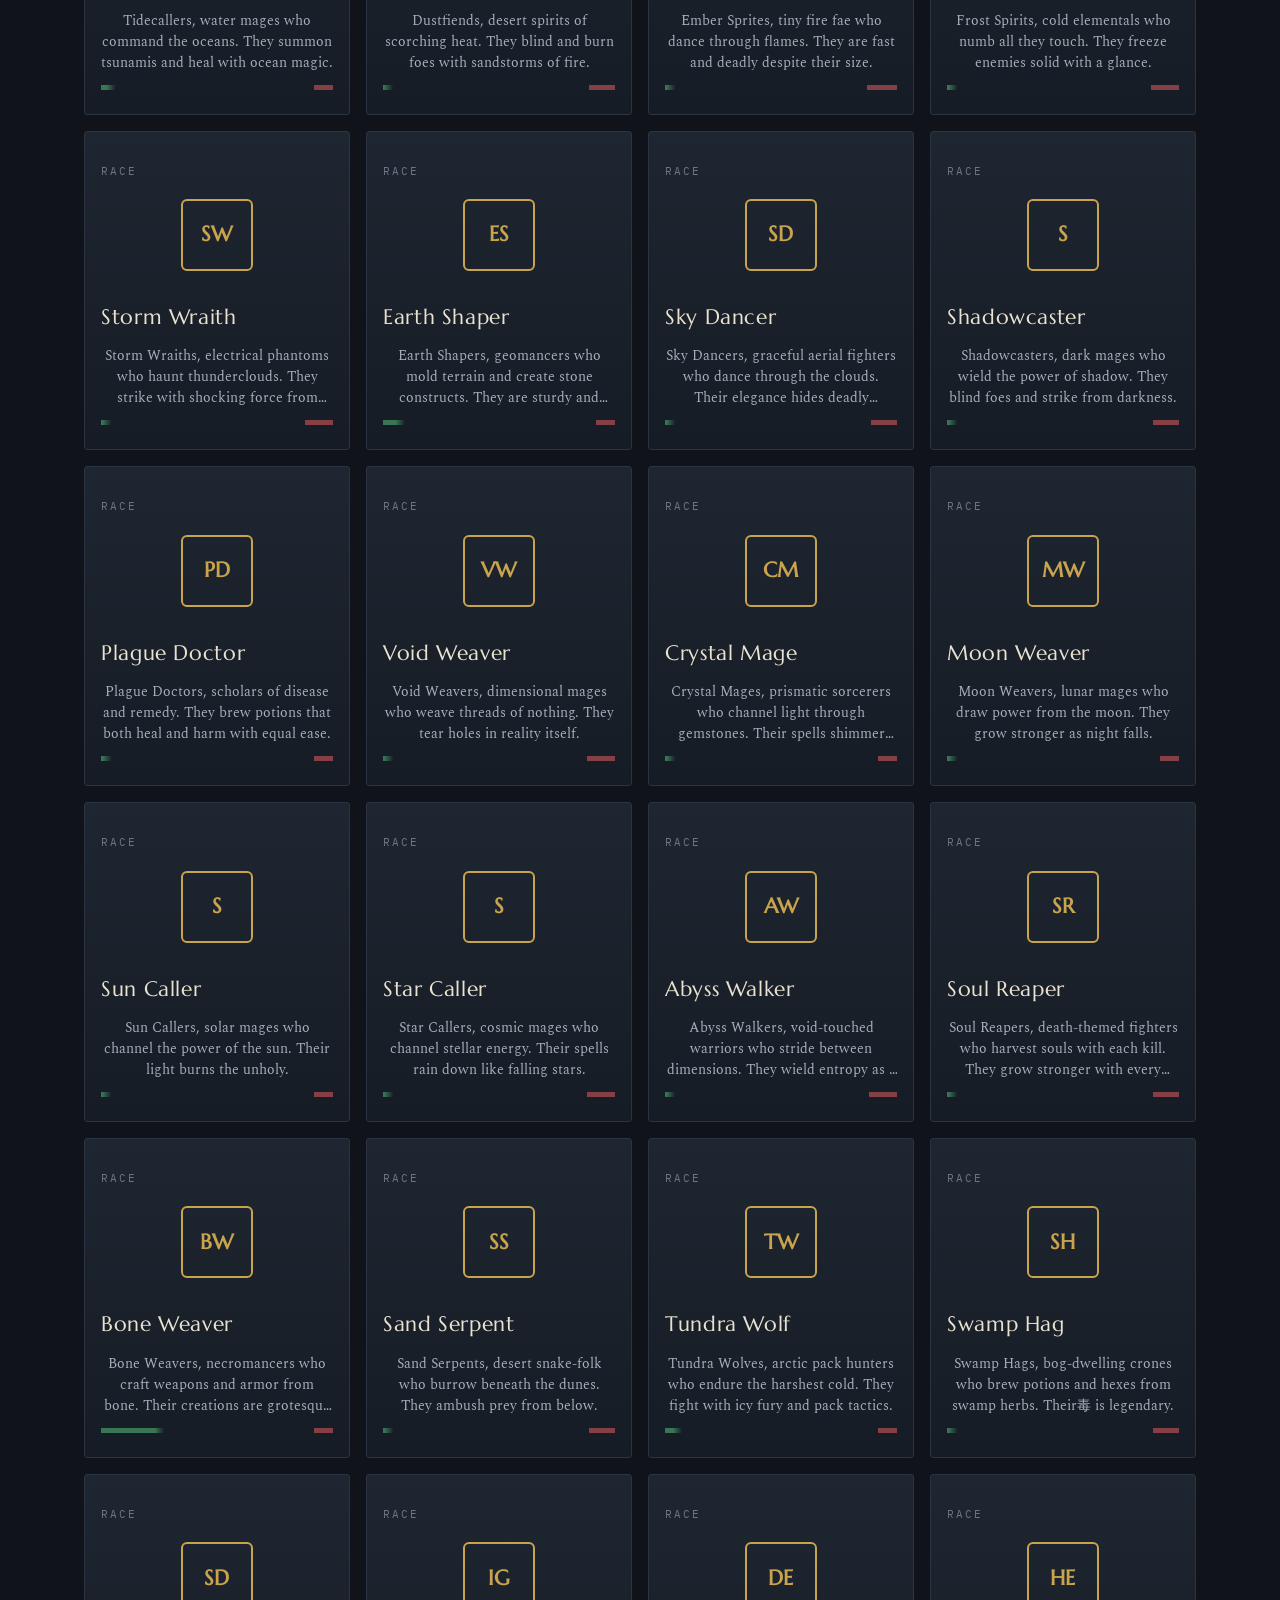
<file: races.html>
<!DOCTYPE html>
<html lang="en">
<head>
  <meta charset="UTF-8">
  <meta name="viewport" content="width=device-width, initial-scale=1.0">
  <title>Races — ValhallaRaces Compendium</title>
  <meta name="description" content="Every race in the ValhallaRaces plugin, with their blessings and curses.">
  <link rel="preconnect" href="https://fonts.googleapis.com">
  <link rel="preconnect" href="https://fonts.gstatic.com" crossorigin>
  <link href="https://fonts.googleapis.com/css2?family=Marcellus&family=Spectral:ital,wght@0,400;0,500;1,400&family=IBM+Plex+Mono:wght@400;600&display=swap" rel="stylesheet">
  <link rel="stylesheet" href="assets/css/style.css">
  <link rel="icon" href="data:image/svg+xml,%3Csvg xmlns='http://www.w3.org/2000/svg' viewBox='0 0 64 64'%3E%3Cpath d='M20 46 C14 44 12 38 14 32 C16 26 22 24 30 24 C38 24 42 26 46 30 C50 34 50 40 44 44 C40 48 32 50 26 50 C22 50 19 48 20 46 Z' fill='none' stroke='%23c9a44c' stroke-width='3' stroke-linecap='round'/%3E%3C/svg%3E">
</head>
<body data-page="race">

  <header class="site-head">
    <div class="wrap">
      <a class="brand" href="index.html" aria-label="ValhallaRaces home">
        <span class="brand-mark" aria-hidden="true">
          <svg viewBox="0 0 64 64" fill="none" stroke="currentColor" stroke-width="2.5" stroke-linecap="round" stroke-linejoin="round">
            <path d="M20 46 C14 44 12 38 14 32 C16 26 22 24 30 24 C38 24 42 26 46 30 C50 34 50 40 44 44 C40 48 32 50 26 50 C22 50 19 48 20 46 Z"/>
            <path d="M30 24 C28 16 22 12 16 12"/>
            <path d="M20 46 L14 56 L24 50"/>
          </svg>
        </span>
        <span class="brand-name">ValhallaRaces<small>The Compendium</small></span>
      </a>
      <nav class="site-nav" aria-label="Primary">
        <a href="index.html">Home</a>
        <a href="races.html" aria-current="page">Races</a>
        <a href="classes.html">Classes</a>
        <a href="combos.html">Combos</a>
        <a href="enchantments.html">Enchants</a>
        <a href="getting-started.html">Get Started</a>
      </nav>
    </div>
  </header>

  <main>
    <div class="wrap">
      <section class="page-hero" data-page>
        <div class="page-hero-head">
          <div>
            <div class="eyebrow">The Bloodlines</div>
            <h1 class="page-title">Races</h1>
            <p class="page-sub">The blood you are born with. Each race grants a roll of blessings and a measure of curses — given, never chosen.</p>
          </div>
          <div class="page-hero-count" aria-live="polite"></div>
        </div>

        <div class="toolbar">
          <label class="search">
            <svg viewBox="0 0 24 24" fill="none" stroke="currentColor" stroke-width="2" stroke-linecap="round" aria-hidden="true">
              <circle cx="11" cy="11" r="7"/><path d="M16.5 16.5 L21 21"/>
            </svg>
            <input type="search" placeholder="Search races…" aria-label="Search races">
          </label>
        </div>
      </section>

      <section class="grid" aria-label="Race entries"></section>
    </div>
  </main>

  <footer class="site-foot">
    <div class="wrap">
      <span>ValhallaRaces · The Compendium</span>
      <span>Click a race to read its blessings and curses</span>
    </div>
  </footer>

  <script src="assets/js/icons.js"></script>
  <script src="assets/js/app.js"></script>
</body>
</html>
</file>
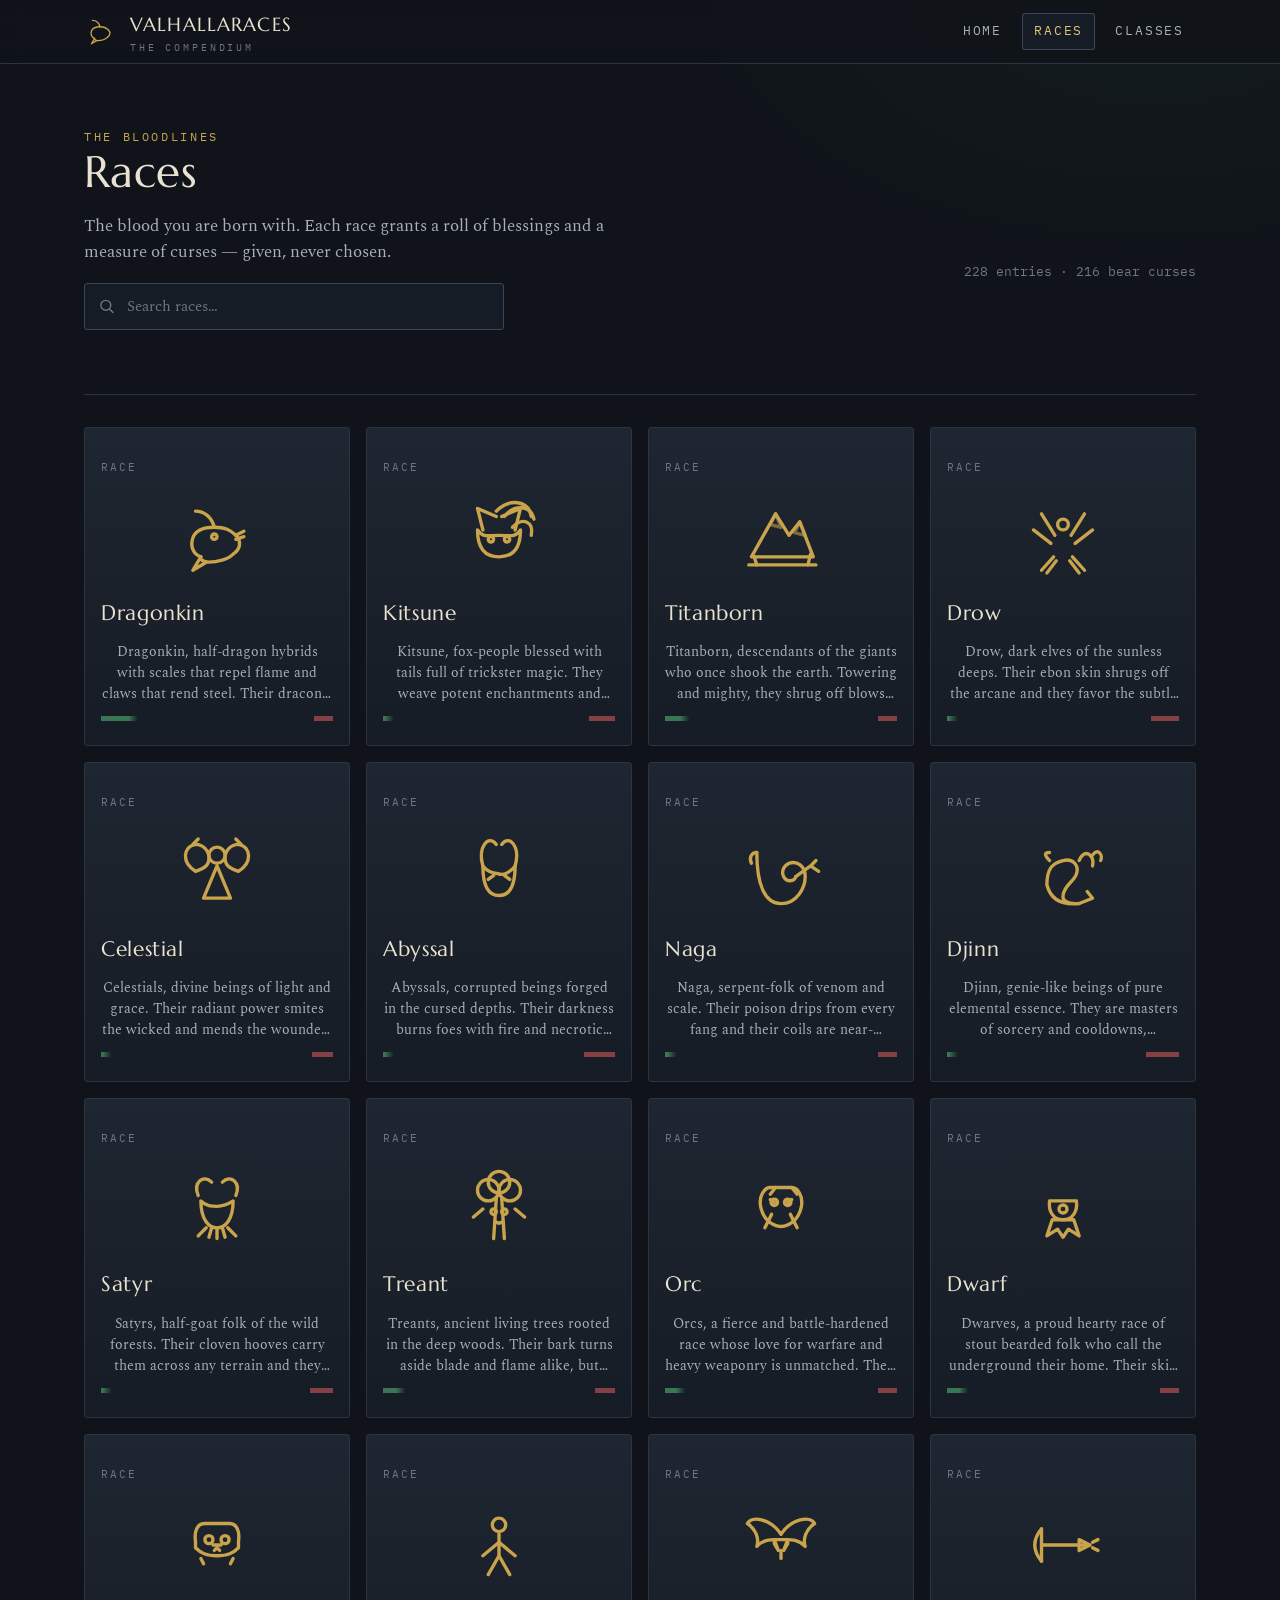
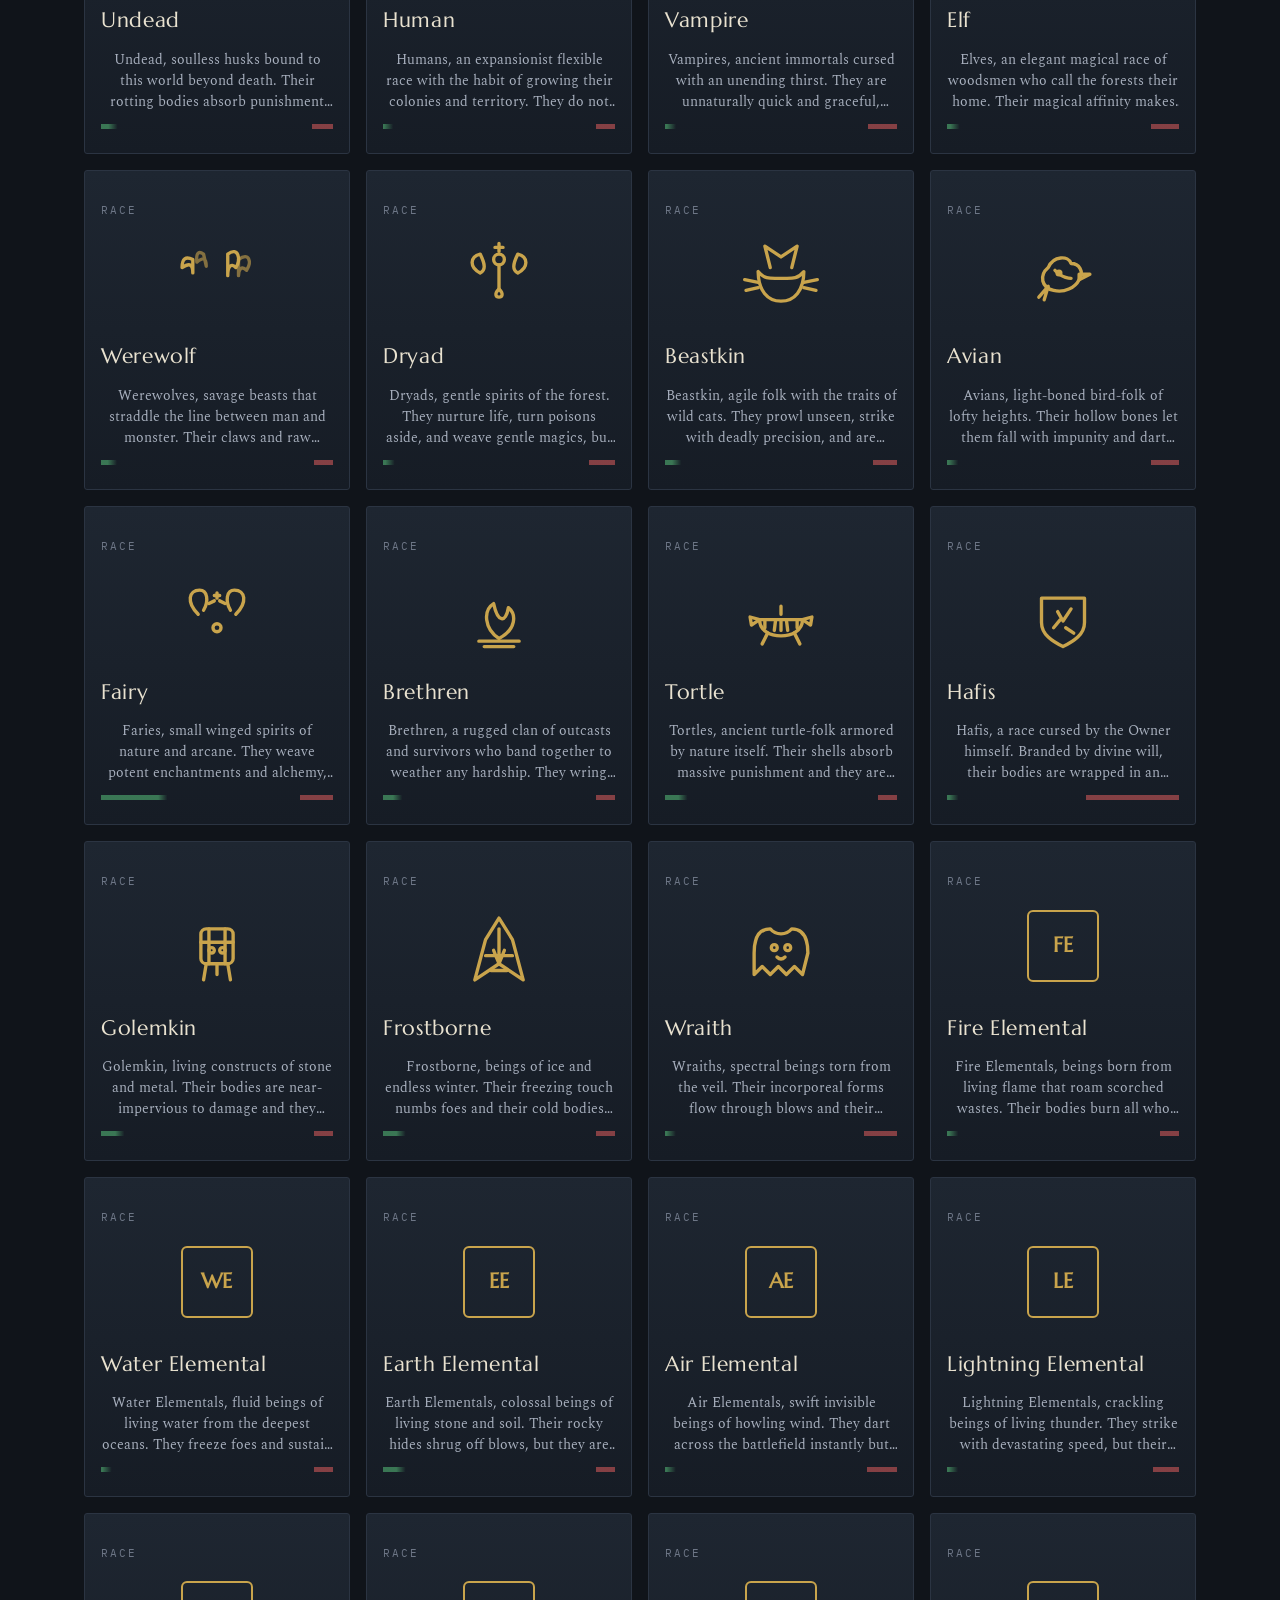
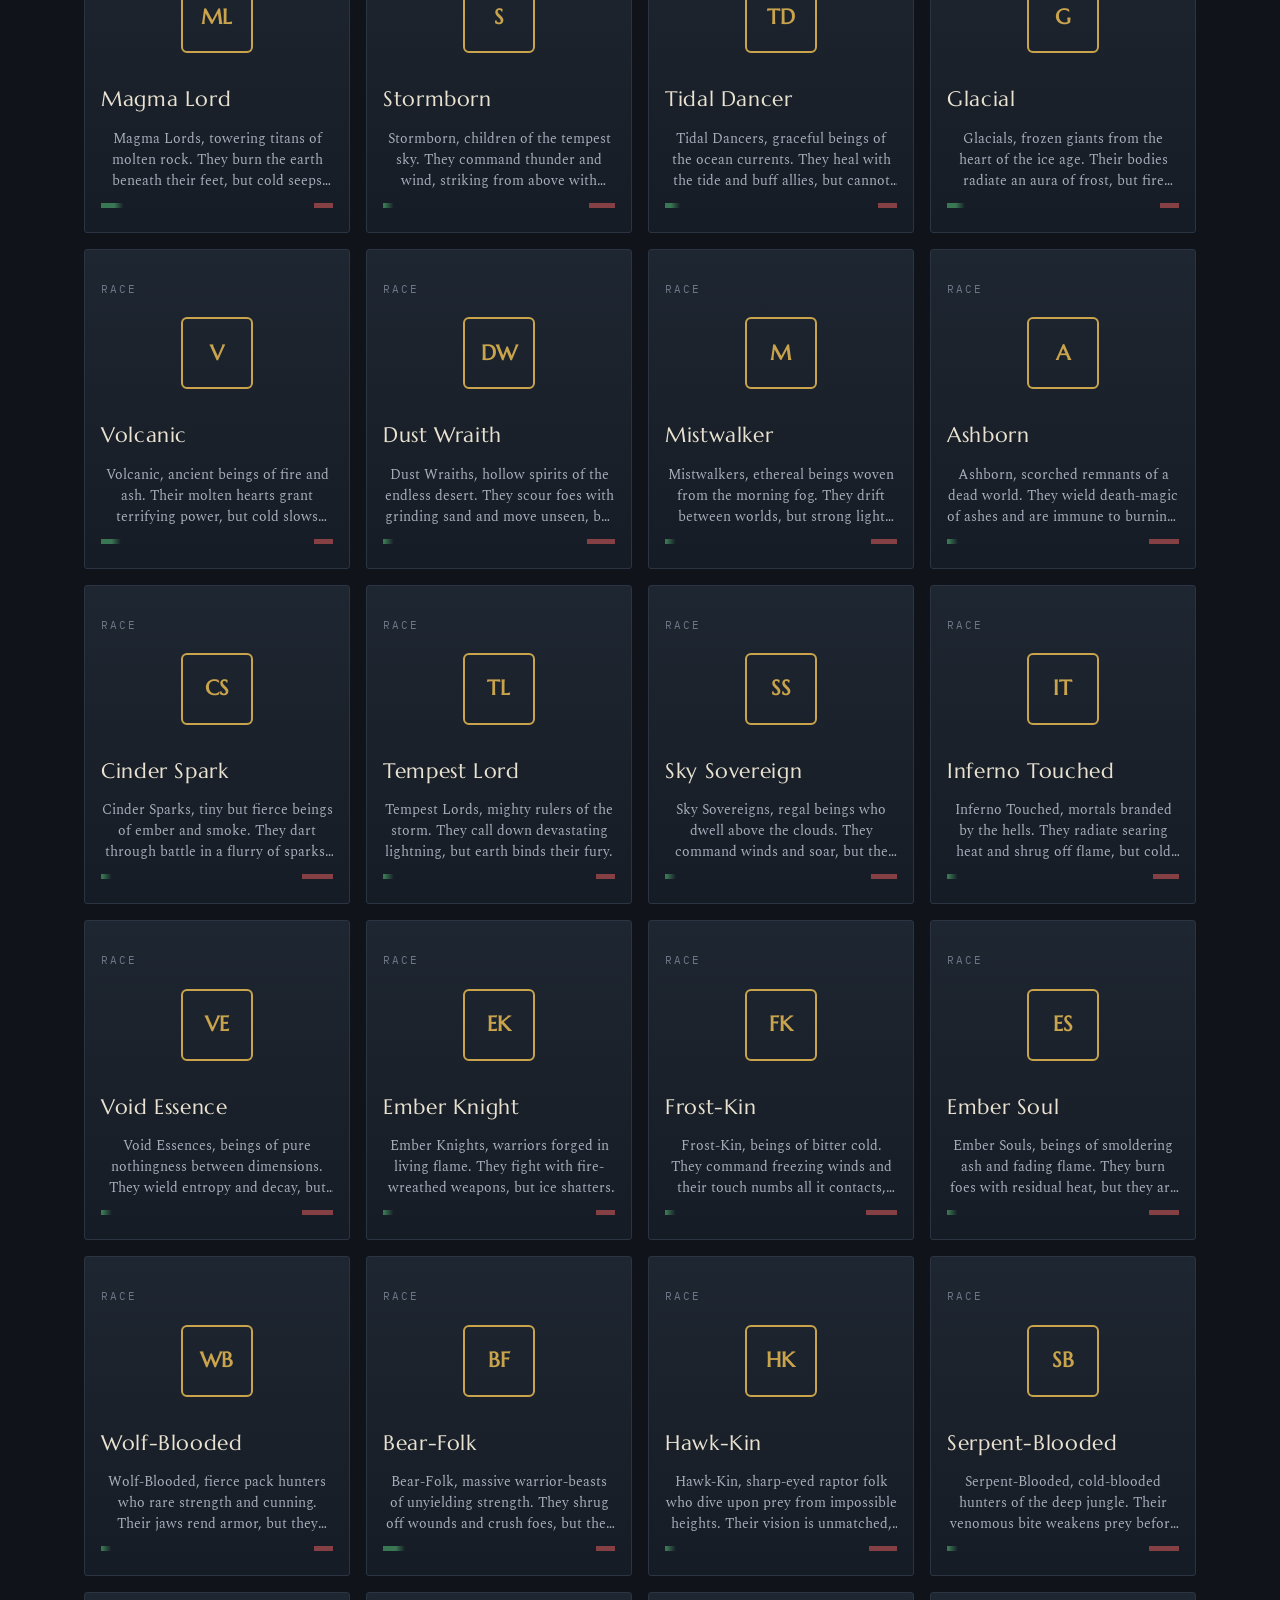
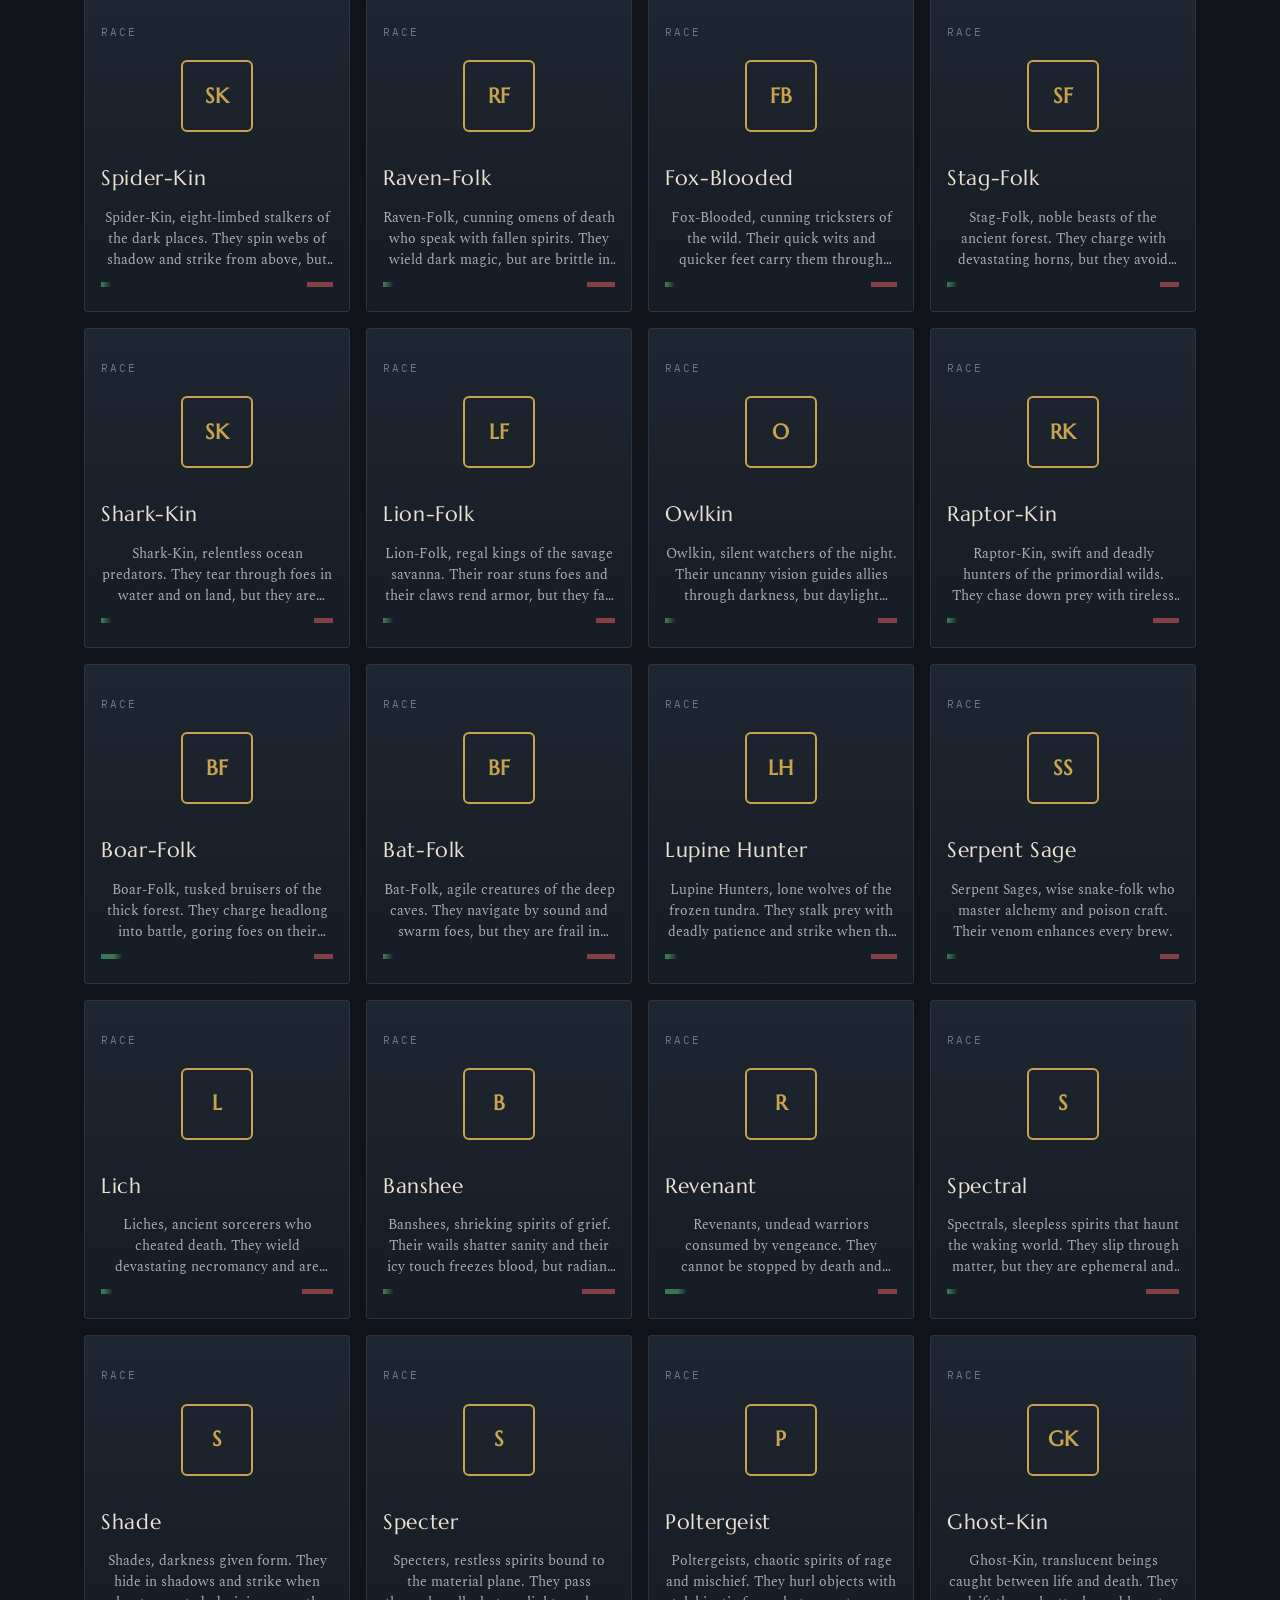
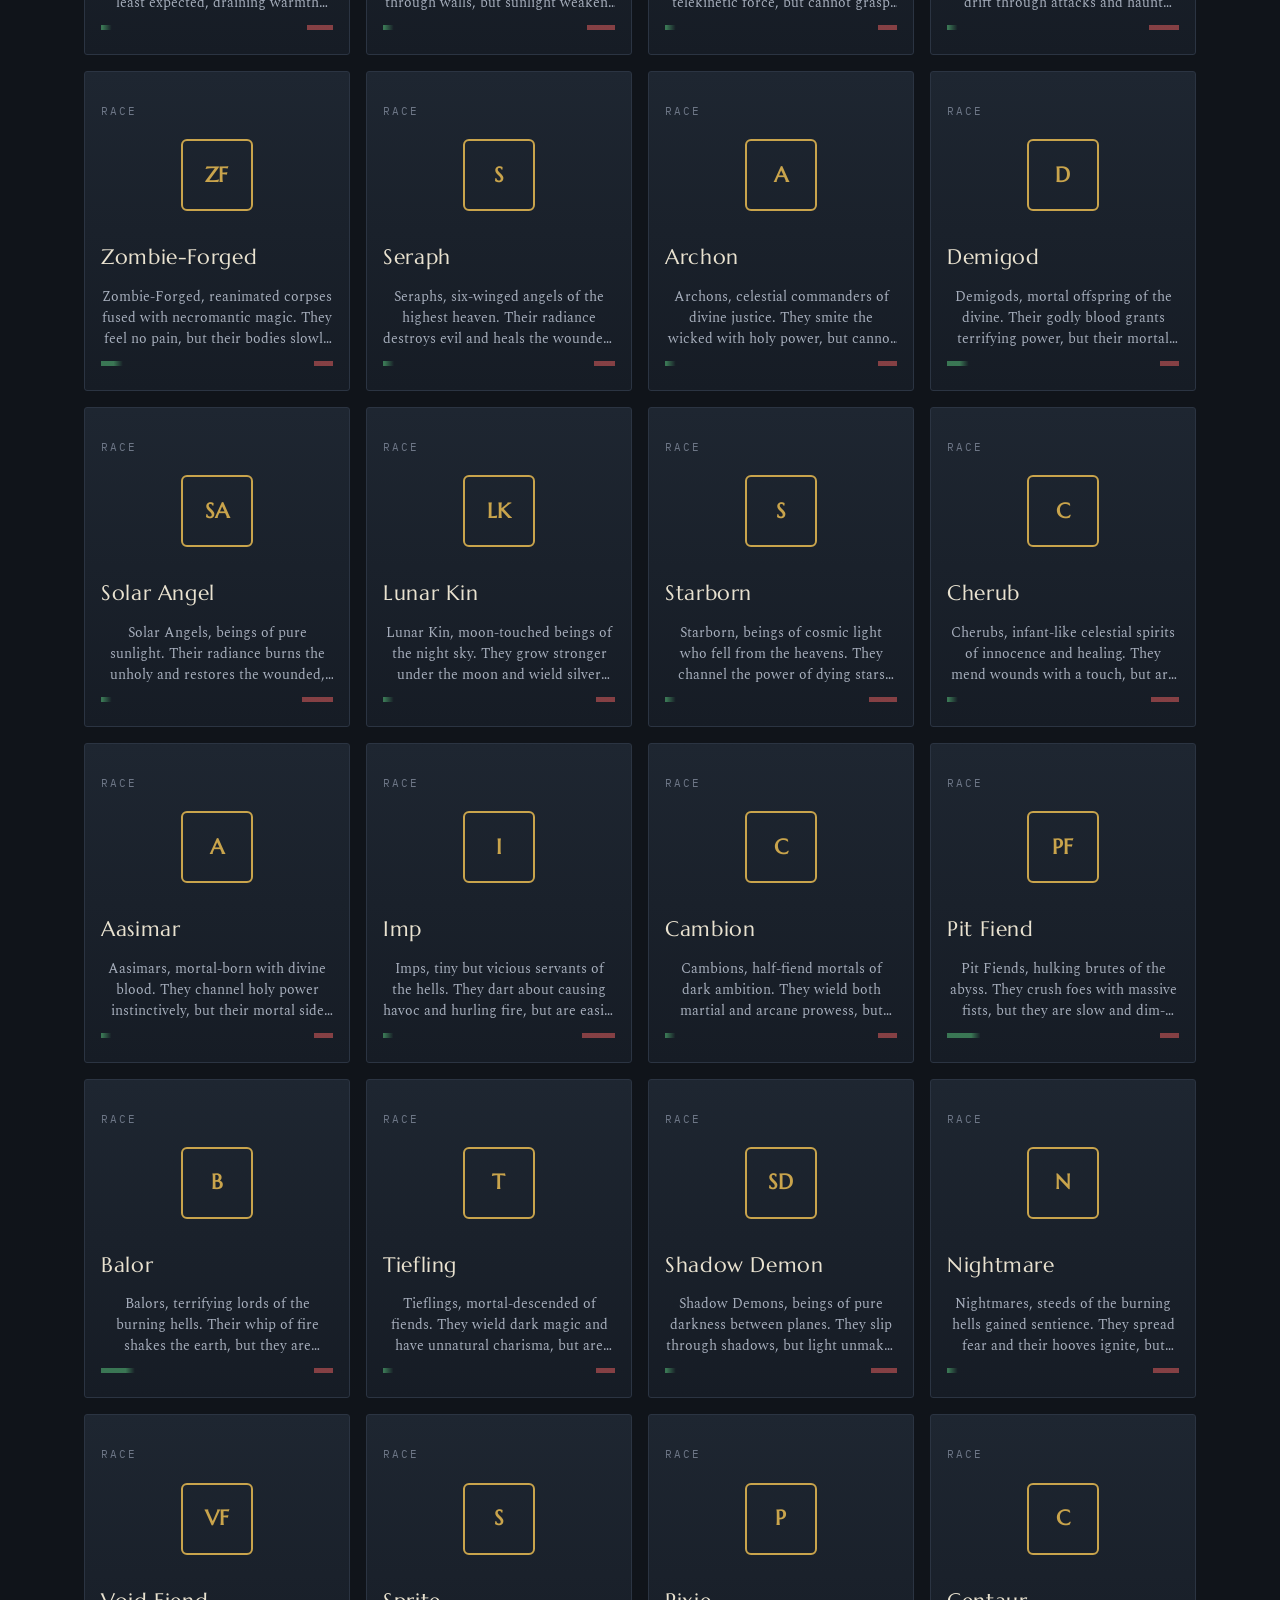
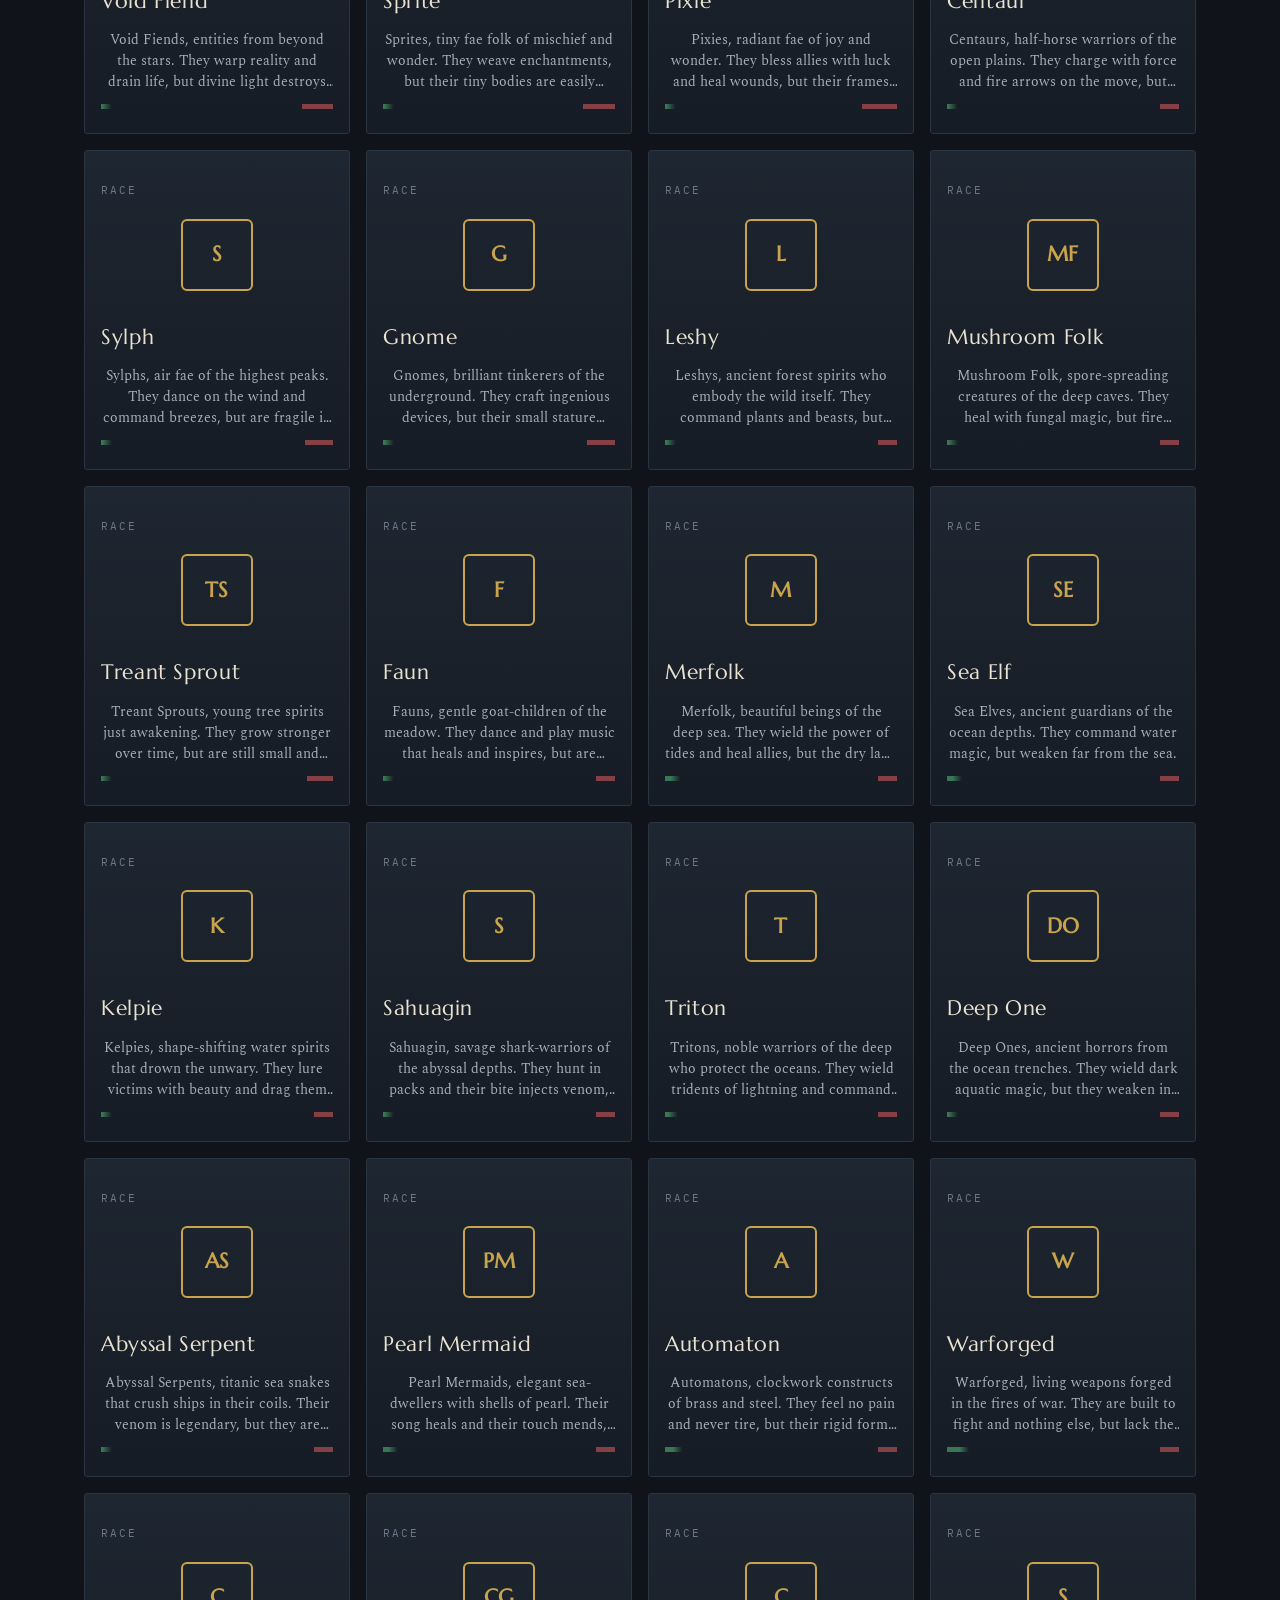
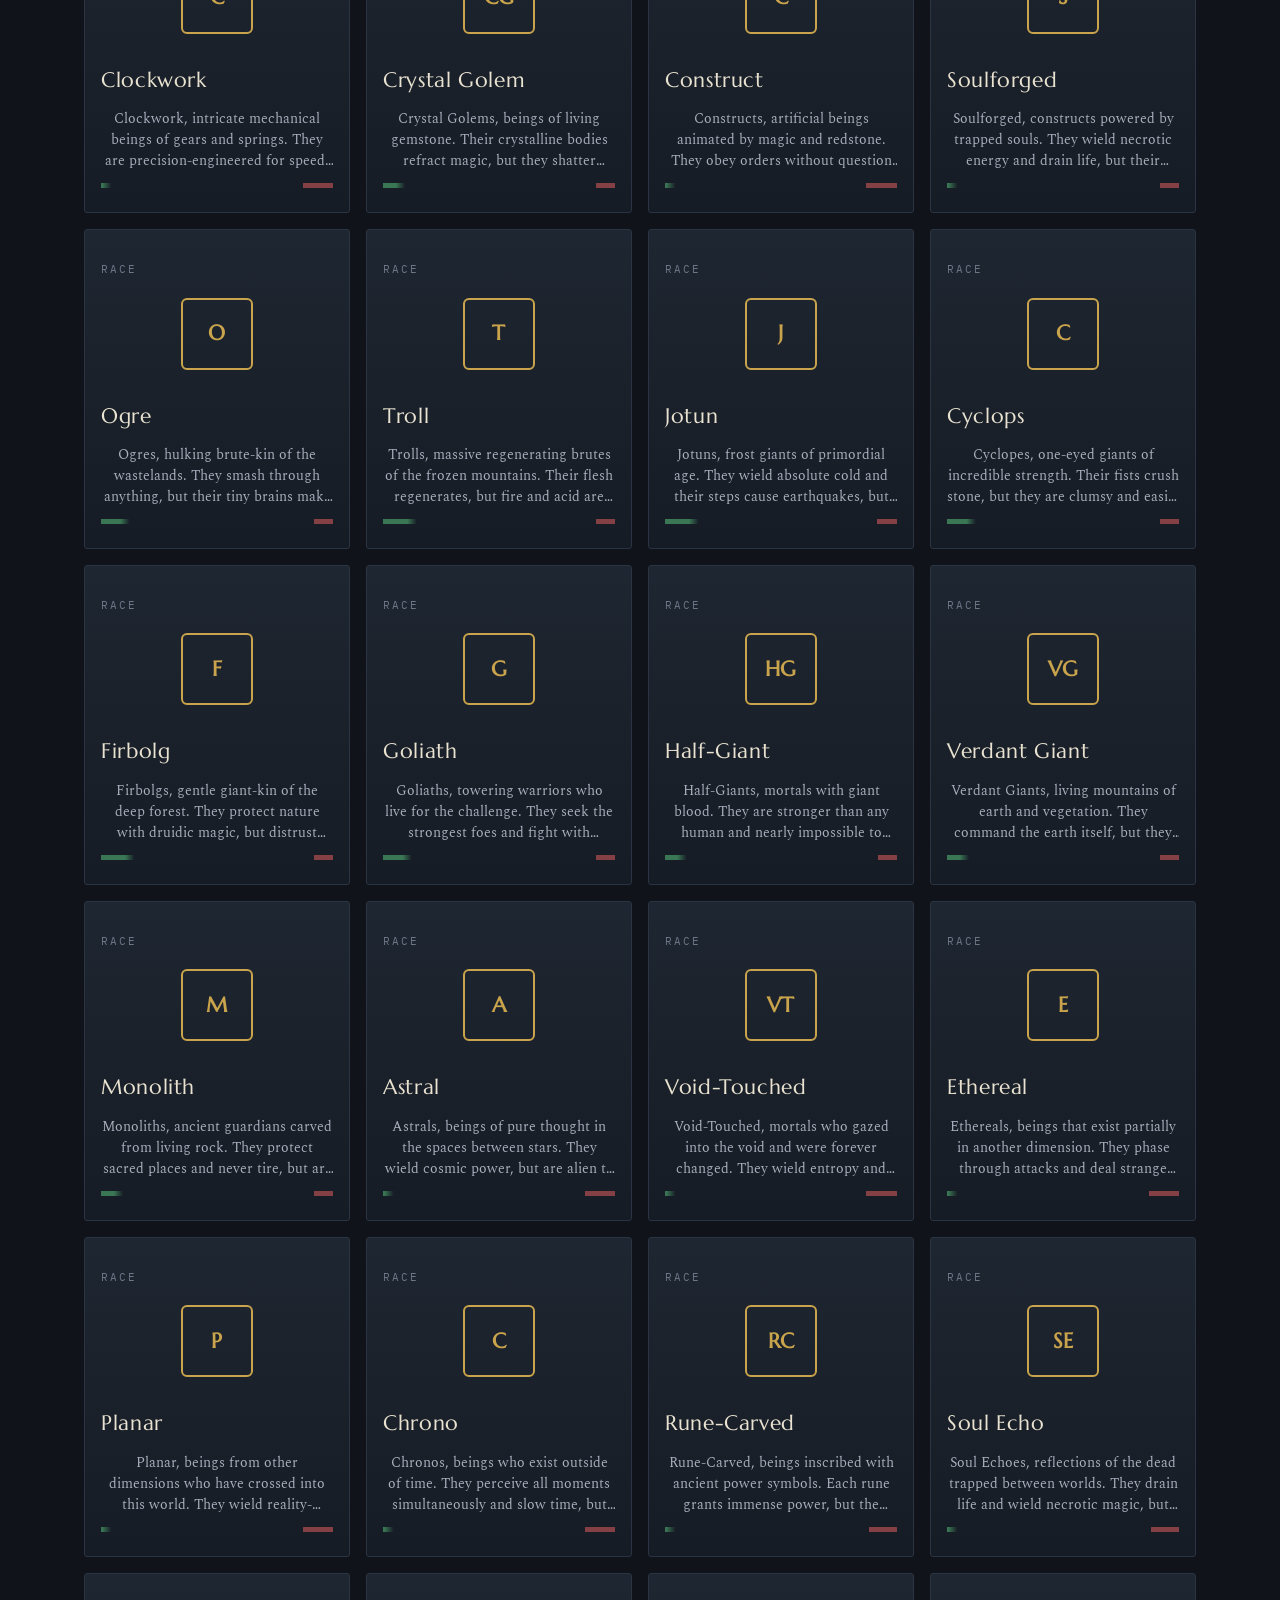
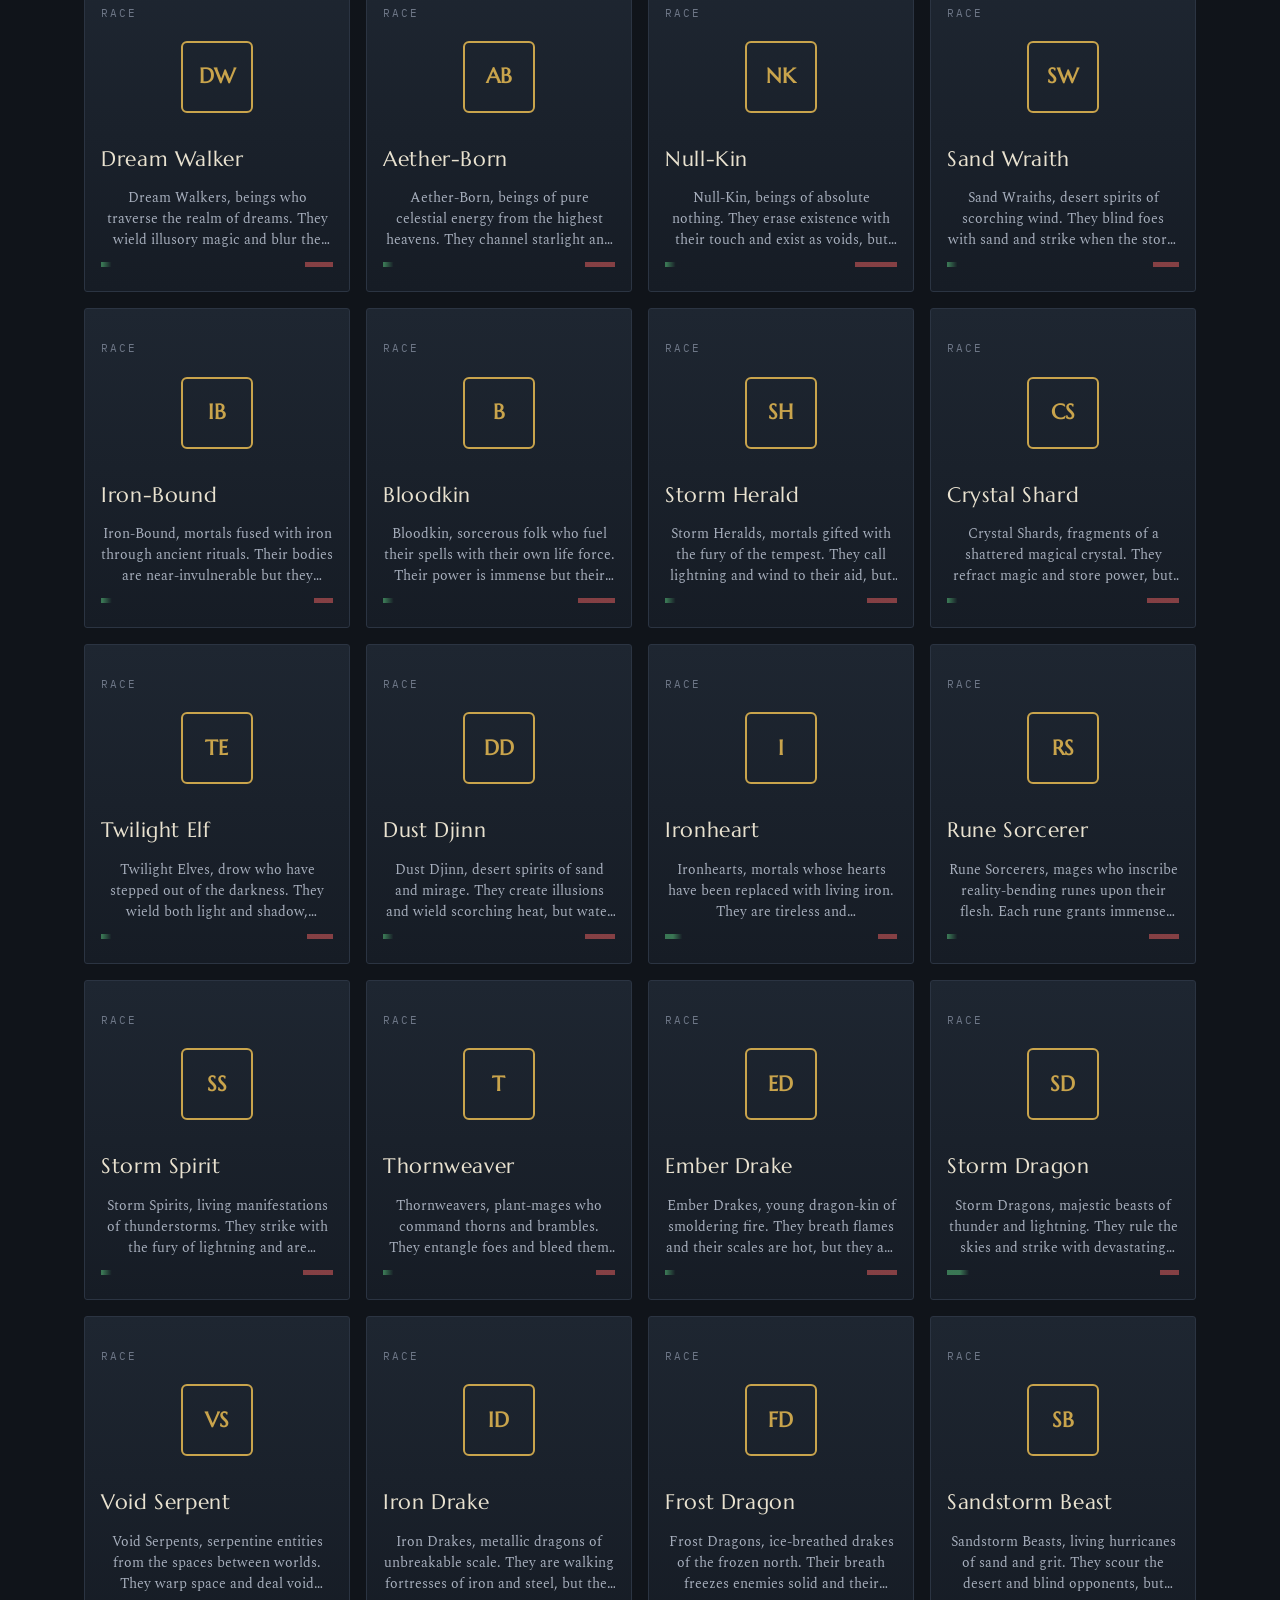
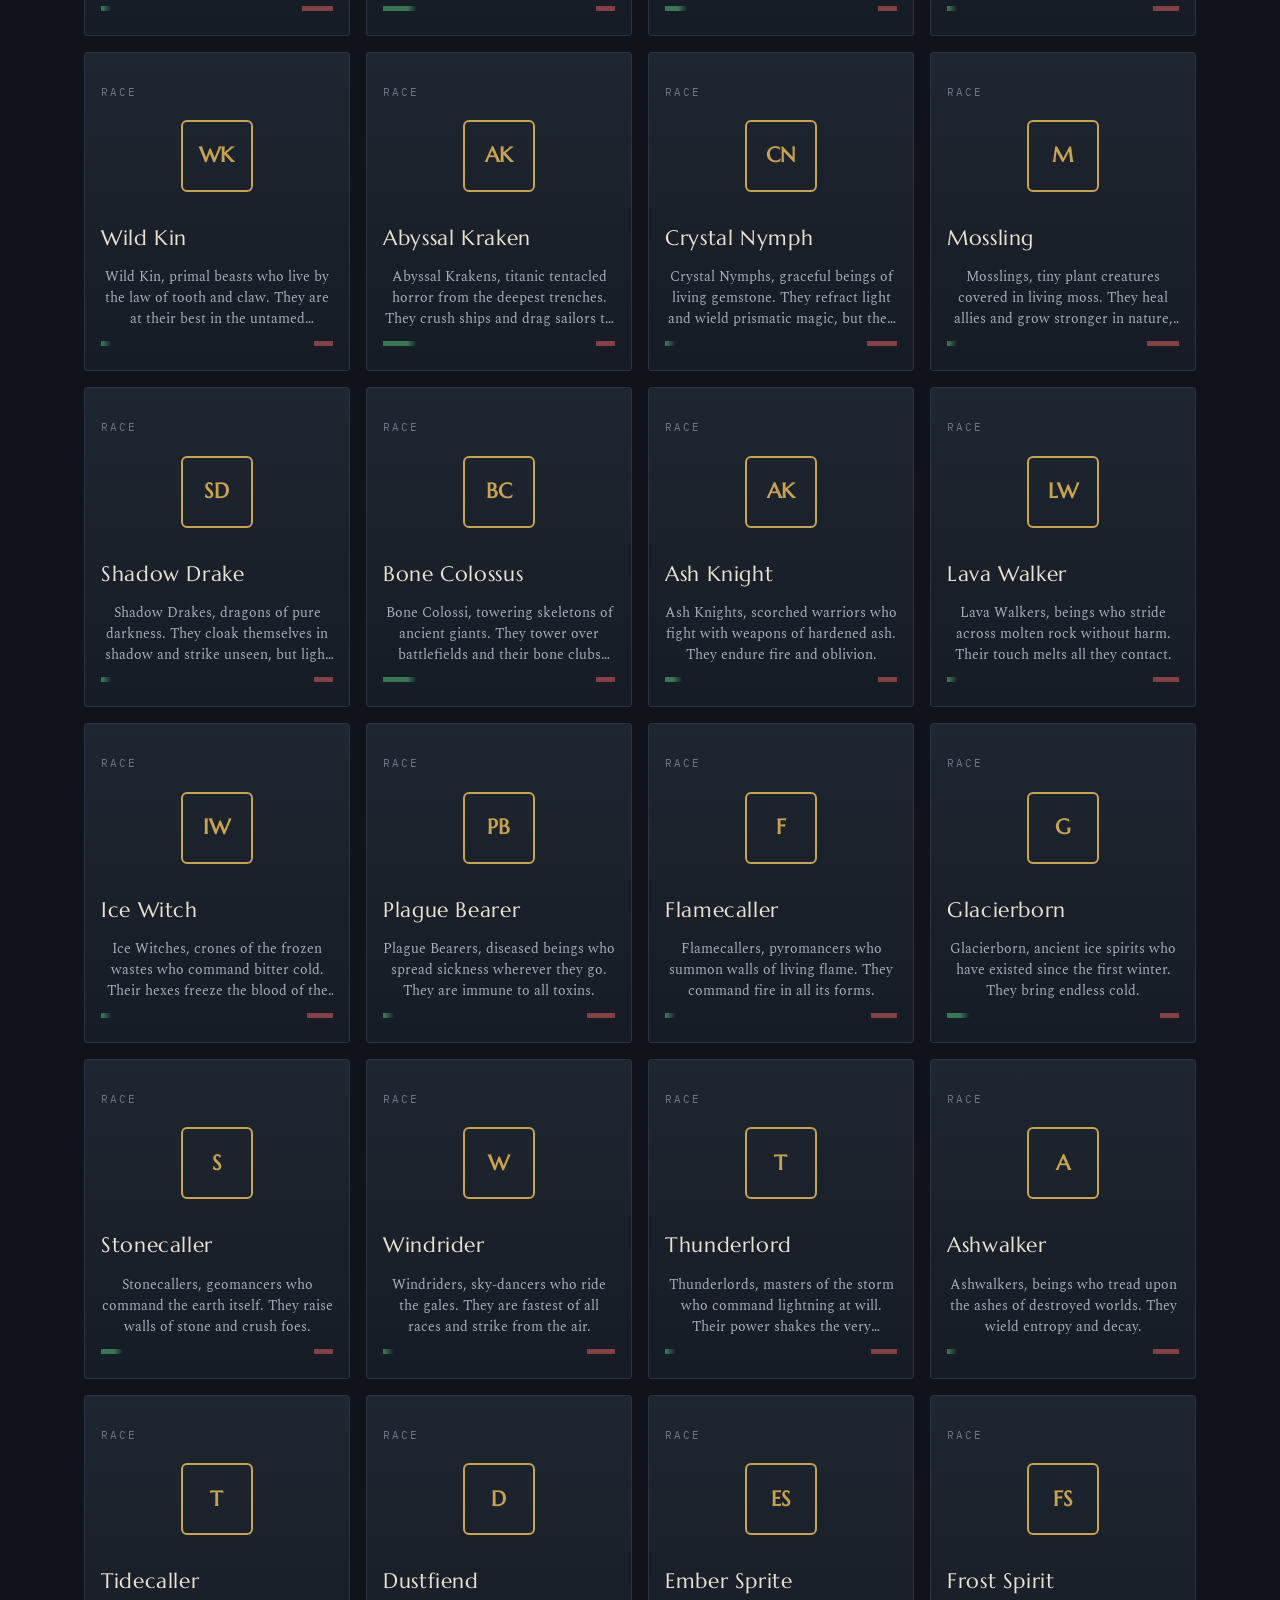
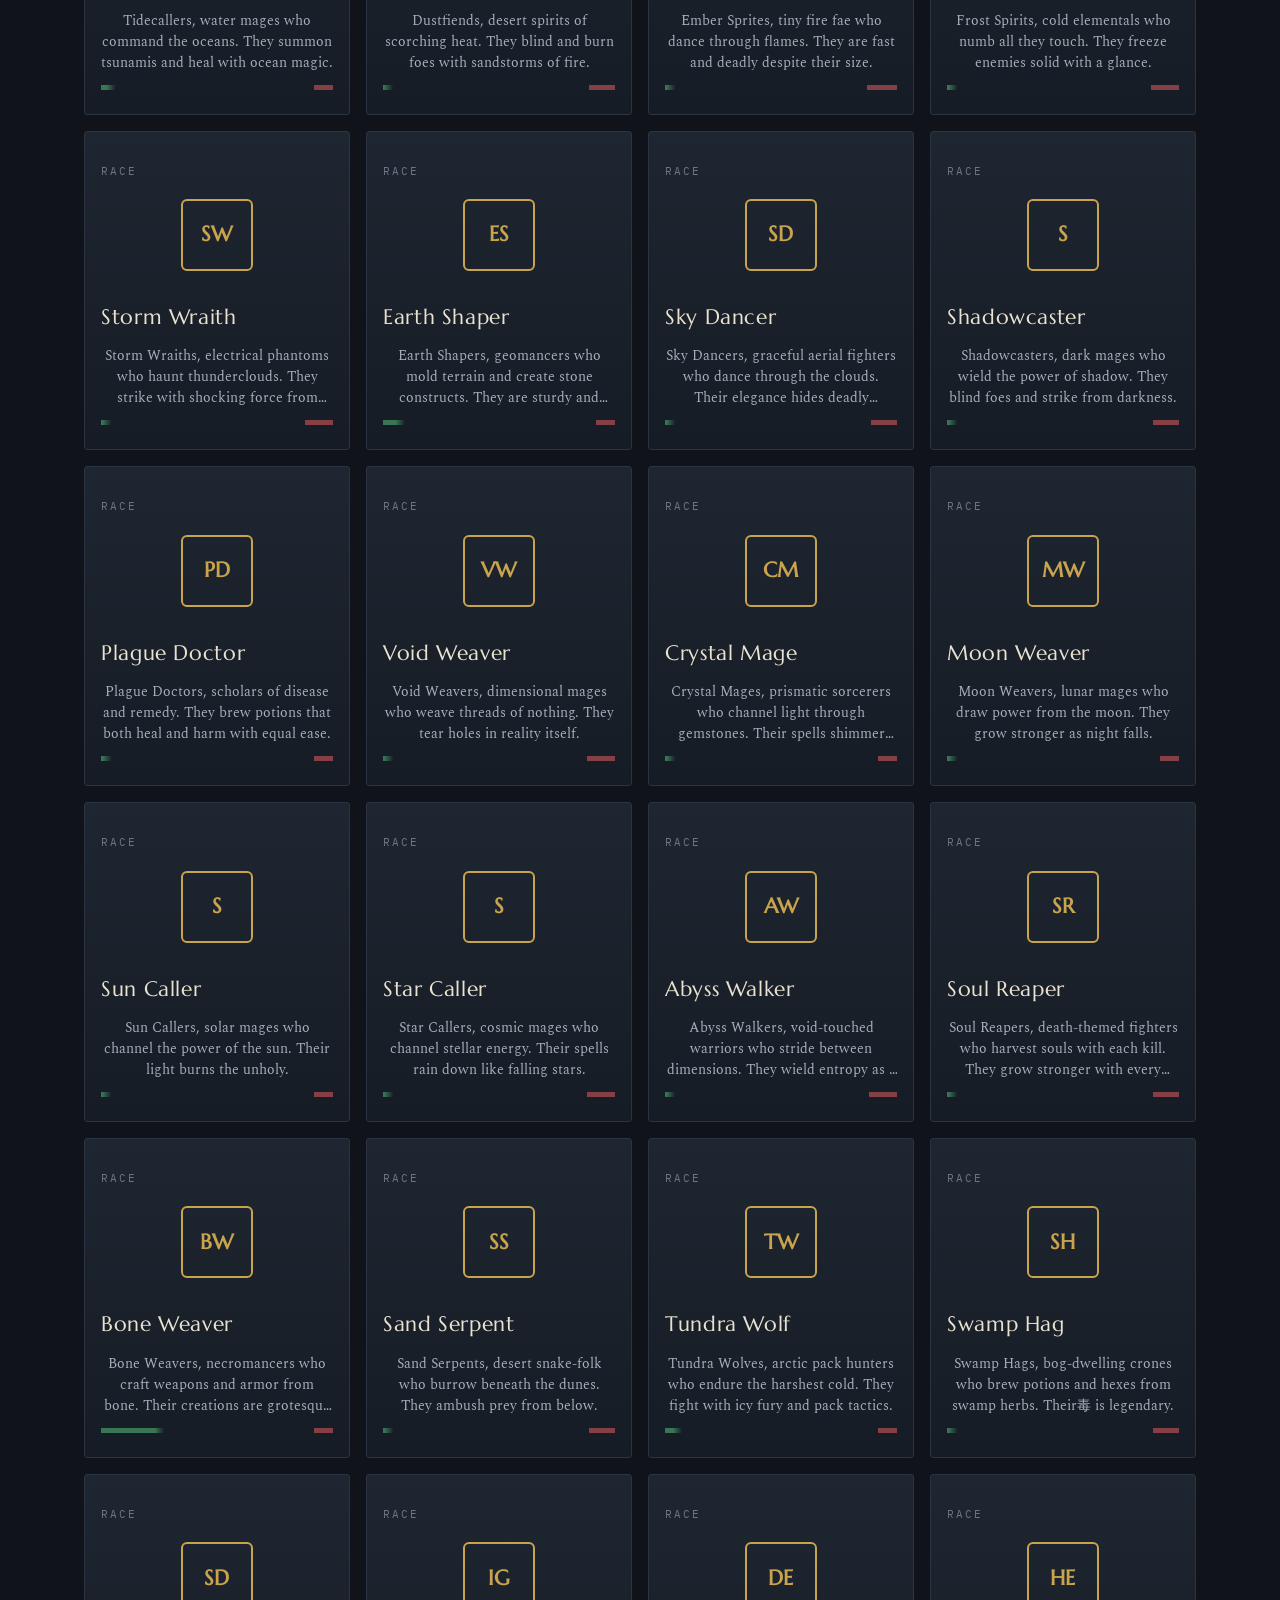
<file: site/races.html>
<!DOCTYPE html>
<html lang="en">
<head>
  <meta charset="UTF-8">
  <meta name="viewport" content="width=device-width, initial-scale=1.0">
  <title>Races — ValhallaRaces Compendium</title>
  <meta name="description" content="Every race in the ValhallaRaces plugin, with their blessings and curses.">
  <link rel="preconnect" href="https://fonts.googleapis.com">
  <link rel="preconnect" href="https://fonts.gstatic.com" crossorigin>
  <link href="https://fonts.googleapis.com/css2?family=Marcellus&family=Spectral:ital,wght@0,400;0,500;1,400&family=IBM+Plex+Mono:wght@400;600&display=swap" rel="stylesheet">
  <link rel="stylesheet" href="assets/css/style.css">
  <link rel="icon" href="data:image/svg+xml,%3Csvg xmlns='http://www.w3.org/2000/svg' viewBox='0 0 64 64'%3E%3Cpath d='M20 46 C14 44 12 38 14 32 C16 26 22 24 30 24 C38 24 42 26 46 30 C50 34 50 40 44 44 C40 48 32 50 26 50 C22 50 19 48 20 46 Z' fill='none' stroke='%23c9a44c' stroke-width='3' stroke-linecap='round'/%3E%3C/svg%3E">
</head>
<body data-page="race">

  <header class="site-head">
    <div class="wrap">
      <a class="brand" href="index.html" aria-label="ValhallaRaces home">
        <span class="brand-mark" aria-hidden="true">
          <svg viewBox="0 0 64 64" fill="none" stroke="currentColor" stroke-width="2.5" stroke-linecap="round" stroke-linejoin="round">
            <path d="M20 46 C14 44 12 38 14 32 C16 26 22 24 30 24 C38 24 42 26 46 30 C50 34 50 40 44 44 C40 48 32 50 26 50 C22 50 19 48 20 46 Z"/>
            <path d="M30 24 C28 16 22 12 16 12"/>
            <path d="M20 46 L14 56 L24 50"/>
          </svg>
        </span>
        <span class="brand-name">ValhallaRaces<small>The Compendium</small></span>
      </a>
      <nav class="site-nav" aria-label="Primary">
        <a href="index.html">Home</a>
        <a href="races.html" aria-current="page">Races</a>
        <a href="classes.html">Classes</a>
      </nav>
    </div>
  </header>

  <main>
    <div class="wrap">
      <section class="page-hero" data-page>
        <div class="page-hero-head">
          <div>
            <div class="eyebrow">The Bloodlines</div>
            <h1 class="page-title">Races</h1>
            <p class="page-sub">The blood you are born with. Each race grants a roll of blessings and a measure of curses — given, never chosen.</p>
          </div>
          <div class="page-hero-count" aria-live="polite"></div>
        </div>

        <div class="toolbar">
          <label class="search">
            <svg viewBox="0 0 24 24" fill="none" stroke="currentColor" stroke-width="2" stroke-linecap="round" aria-hidden="true">
              <circle cx="11" cy="11" r="7"/><path d="M16.5 16.5 L21 21"/>
            </svg>
            <input type="search" placeholder="Search races…" aria-label="Search races">
          </label>
        </div>
      </section>

      <section class="grid" aria-label="Race entries"></section>
    </div>
  </main>

  <footer class="site-foot">
    <div class="wrap">
      <span>ValhallaRaces · The Compendium</span>
      <span>Click a race to read its blessings and curses</span>
    </div>
  </footer>

  <script src="assets/js/icons.js"></script>
  <script src="assets/js/app.js"></script>
</body>
</html>
</file>
<file: assets/css/style.css>
/* ==========================================================================
   ValhallaRaces — compendium stylesheet
   Design language: war-chronicle codex. Ink slate panels, brass rules,
   engraved display caps, bookish serif body, mono for data.
   ========================================================================== */

:root {
  /* palette */
  --ink: #10141a;
  --ink-2: #161c25;
  --ink-3: #1e2631;
  --ink-4: #27313f;
  --rule: #2b3442;
  --rule-strong: #3a4657;
  --bone: #e9e2d0;
  --bone-dim: #a8b0be;
  --bone-faint: #6d7686;
  --brass: #c9a44c;
  --brass-bright: #e2c276;
  --brass-dim: #8a7440;
  --buff: #57c07a;
  --buff-soft: rgba(87, 192, 122, 0.12);
  --buff-ink: #2c4a38;
  --debuff: #df5d5d;
  --debuff-soft: rgba(223, 93, 93, 0.12);
  --debuff-ink: #4a2c2c;
  --sheet: #f0eadb;

  /* type */
  --font-display: "Marcellus", "Georgia", serif;
  --font-body: "Spectral", Georgia, serif;
  --font-mono: "IBM Plex Mono", "SFMono-Regular", Consolas, monospace;

  /* spacing scale */
  --sp-1: 4px;
  --sp-2: 8px;
  --sp-3: 12px;
  --sp-4: 16px;
  --sp-5: 24px;
  --sp-6: 32px;
  --sp-7: 48px;
  --sp-8: 64px;

  --radius: 3px;
  --shadow-1: 0 1px 0 rgba(255, 255, 255, 0.03) inset, 0 10px 24px rgba(0, 0, 0, 0.35);
  --shadow-2: 0 24px 64px rgba(0, 0, 0, 0.55);
  --nav-h: 64px;
}

/* ---- reset / base ----------------------------------------------------- */

*,
*::before,
*::after {
  box-sizing: border-box;
}

html {
  -webkit-text-size-adjust: 100%;
}

body {
  margin: 0;
  background:
    radial-gradient(1200px 600px at 20% -10%, rgba(201, 164, 76, 0.06), transparent 60%),
    radial-gradient(900px 500px at 90% 0%, rgba(87, 192, 122, 0.04), transparent 55%),
    var(--ink);
  color: var(--bone);
  font-family: var(--font-body);
  font-size: 17px;
  line-height: 1.55;
  font-weight: 400;
}

body.modal-open {
  overflow: hidden;
}

img,
svg {
  display: block;
}

a {
  color: var(--brass-bright);
  text-decoration: none;
}

a:hover {
  text-decoration: underline;
}

h1,
h2,
h3 {
  font-family: var(--font-display);
  font-weight: 400;
  letter-spacing: 0.01em;
  margin: 0;
}

button {
  font-family: inherit;
}

:focus-visible {
  outline: 2px solid var(--brass);
  outline-offset: 2px;
  border-radius: 2px;
}

::selection {
  background: var(--brass);
  color: var(--ink);
}

/* ---- typographic utilities ------------------------------------------- */

.eyebrow {
  font-family: var(--font-mono);
  font-size: 12px;
  letter-spacing: 0.22em;
  text-transform: uppercase;
  color: var(--brass);
}

.page-title {
  font-size: clamp(30px, 4vw, 44px);
  line-height: 1.12;
}

.page-sub {
  color: var(--bone-dim);
  max-width: 60ch;
}

.mono {
  font-family: var(--font-mono);
}

/* ---- layout ----------------------------------------------------------- */

.wrap {
  width: 100%;
  max-width: 1160px;
  margin: 0 auto;
  padding-left: var(--sp-5);
  padding-right: var(--sp-5);
}

/* ---- site header ------------------------------------------------------ */

.site-head {
  position: sticky;
  top: 0;
  z-index: 40;
  height: var(--nav-h);
  background: rgba(16, 20, 26, 0.88);
  backdrop-filter: blur(10px);
  border-bottom: 1px solid var(--rule);
}

.site-head .wrap {
  height: 100%;
  display: flex;
  align-items: center;
  justify-content: space-between;
  gap: var(--sp-5);
}

.brand {
  display: flex;
  align-items: center;
  gap: var(--sp-3);
  color: var(--bone);
}

.brand:hover {
  text-decoration: none;
}

.brand-mark {
  width: 34px;
  height: 34px;
  color: var(--brass);
  flex: none;
}

.brand-name {
  font-family: var(--font-display);
  font-size: 19px;
  letter-spacing: 0.06em;
  text-transform: uppercase;
}

.brand-name small {
  display: block;
  font-family: var(--font-mono);
  font-size: 9.5px;
  letter-spacing: 0.3em;
  text-transform: uppercase;
  color: var(--bone-faint);
  line-height: 1.2;
  padding-top: 2px;
}

.site-nav {
  display: flex;
  align-items: center;
  gap: var(--sp-2);
}

.site-nav a {
  font-family: var(--font-mono);
  font-size: 13px;
  letter-spacing: 0.14em;
  text-transform: uppercase;
  color: var(--bone-dim);
  padding: var(--sp-2) var(--sp-3);
  border-radius: var(--radius);
}

.site-nav a:hover {
  color: var(--bone);
  text-decoration: none;
  background: var(--ink-3);
}

.site-nav a[aria-current="page"] {
  color: var(--brass-bright);
  background: var(--ink-2);
  box-shadow: 0 0 0 1px var(--rule-strong) inset;
}

/* ---- page hero -------------------------------------------------------- */

.page-hero {
  padding: var(--sp-8) 0 var(--sp-6);
  border-bottom: 1px solid var(--rule);
  margin-bottom: var(--sp-6);
}

.page-hero-head {
  display: flex;
  align-items: flex-end;
  justify-content: space-between;
  gap: var(--sp-5);
  flex-wrap: wrap;
}

.page-hero-count {
  font-family: var(--font-mono);
  font-size: 13px;
  color: var(--bone-faint);
  white-space: nowrap;
}

/* ---- toolbar (search + filters) --------------------------------------- */

.toolbar {
  display: flex;
  align-items: center;
  gap: var(--sp-4);
  flex-wrap: wrap;
  margin-bottom: var(--sp-6);
}

.search {
  position: relative;
  flex: 1 1 260px;
  max-width: 420px;
}

.search svg {
  position: absolute;
  left: 14px;
  top: 50%;
  transform: translateY(-50%);
  width: 17px;
  height: 17px;
  color: var(--bone-faint);
  pointer-events: none;
}

.search input {
  width: 100%;
  appearance: none;
  border: 1px solid var(--rule-strong);
  border-radius: var(--radius);
  background: var(--ink-2);
  color: var(--bone);
  font-family: var(--font-body);
  font-size: 15px;
  padding: 11px 14px 11px 42px;
}

.search input::placeholder {
  color: var(--bone-faint);
}

.search input:focus {
  border-color: var(--brass-dim);
  outline: none;
}

.filters {
  display: flex;
  gap: var(--sp-2);
  flex-wrap: wrap;
}

.filter-btn {
  appearance: none;
  border: 1px solid var(--rule-strong);
  background: var(--ink-2);
  color: var(--bone-dim);
  font-family: var(--font-mono);
  font-size: 12.5px;
  letter-spacing: 0.1em;
  text-transform: uppercase;
  padding: 9px 14px;
  border-radius: var(--radius);
  cursor: pointer;
  transition: color 0.15s ease, border-color 0.15s ease, background 0.15s ease;
}

.filter-btn:hover {
  color: var(--bone);
  border-color: var(--brass-dim);
}

.filter-btn[aria-pressed="true"] {
  color: var(--ink);
  background: var(--brass);
  border-color: var(--brass);
  font-weight: 600;
}

/* ---- cards ------------------------------------------------------------ */

.grid {
  display: grid;
  grid-template-columns: repeat(auto-fill, minmax(250px, 1fr));
  gap: var(--sp-4);
  padding-bottom: var(--sp-8);
}

.card {
  position: relative;
  display: flex;
  flex-direction: column;
  gap: var(--sp-3);
  padding: var(--sp-4) var(--sp-4) var(--sp-5);
  background: linear-gradient(180deg, var(--ink-3), var(--ink-2));
  border: 1px solid var(--rule);
  border-radius: var(--radius);
  cursor: pointer;
  transition: transform 0.18s ease, border-color 0.18s ease, box-shadow 0.18s ease;
  text-align: left;
  color: inherit;
  font: inherit;
}

.card:hover {
  transform: translateY(-3px);
  border-color: var(--rule-strong);
  box-shadow: var(--shadow-1);
  text-decoration: none;
}

.card-accent {
  position: absolute;
  inset: auto 0 0 0;
  height: 2px;
  background: var(--brass-dim);
}

.card-top {
  display: flex;
  align-items: center;
  justify-content: space-between;
  gap: var(--sp-2);
}

.card-kind {
  font-family: var(--font-mono);
  font-size: 10.5px;
  letter-spacing: 0.18em;
  text-transform: uppercase;
  color: var(--bone-faint);
}

.card-group {
  font-family: var(--font-mono);
  font-size: 10.5px;
  letter-spacing: 0.18em;
  text-transform: uppercase;
  color: var(--brass-dim);
}

.card-icon {
  width: 86px;
  height: 86px;
  margin: var(--sp-2) auto var(--sp-1);
  color: var(--brass);
}

.card-icon svg {
  width: 100%;
  height: 100%;
}

/* Auto-generated monogram fallback for entries without a hand-drawn icon */
.icon-mono {
  display: flex;
  align-items: center;
  justify-content: center;
  width: 72px;
  height: 72px;
  margin: auto;
  font-family: var(--font-display);
  font-weight: 600;
  line-height: 1;
  border: 2px solid currentColor;
  border-radius: 6px;
  letter-spacing: 0.02em;
  color: var(--brass);
}
.icon-mono--sm { font-size: 21px; }
.icon-mono--lg { font-size: 34px; width: 112px; height: 112px; border-width: 2px; }

.card-name {
  font-family: var(--font-display);
  font-size: 21px;
  letter-spacing: 0.03em;
  text-align: center;
  color: var(--bone);
}

.card-blurb {
  font-size: 14px;
  line-height: 1.5;
  color: var(--bone-dim);
  margin: 0;
  display: -webkit-box;
  -webkit-line-clamp: 3;
  -webkit-box-orient: vertical;
  overflow: hidden;
  text-align: center;
}

.card-color {
  width: 100%;
  height: 5px;
  margin-top: auto;
  background: linear-gradient(90deg, var(--buff-ink), var(--buff) 38%, var(--buff) 55%, var(--debuff-ink) 92%);
}

.card[data-empty] { display: none; }

/* ---- state hints ------------------------------------------------------ */

.no-results {
  grid-column: 1 / -1;
  text-align: center;
  color: var(--bone-dim);
  padding: var(--sp-8) 0;
  border: 1px dashed var(--rule-strong);
  border-radius: var(--radius);
  font-family: var(--font-body);
}

/* ---- detail modal ----------------------------------------------------- */

.modal-scrim {
  position: fixed;
  inset: 0;
  z-index: 60;
  background: rgba(8, 11, 15, 0.72);
  backdrop-filter: blur(4px);
  display: flex;
  align-items: center;
  justify-content: center;
  padding: var(--sp-5);
  animation: scrim-in 0.22s ease both;
}

@keyframes scrim-in {
  from { opacity: 0; }
  to { opacity: 1; }
}

.modal {
  position: relative;
  width: 100%;
  max-width: 720px;
  max-height: calc(100dvh - 48px);
  overflow: auto;
  background: linear-gradient(180deg, var(--ink-2), var(--ink));
  border: 1px solid var(--rule-strong);
  border-radius: 4px;
  box-shadow: var(--shadow-2);
  animation: modal-in 0.26s cubic-bezier(0.2, 0.8, 0.3, 1) both;
}

@keyframes modal-in {
  from { opacity: 0; transform: translateY(14px) scale(0.985); }
  to { opacity: 1; transform: translateY(0) scale(1); }
}

.modal-close {
  position: absolute;
  top: var(--sp-3);
  right: var(--sp-3);
  z-index: 2;
  width: 36px;
  height: 36px;
  display: flex;
  align-items: center;
  justify-content: center;
  border-radius: var(--radius);
  border: 1px solid var(--rule-strong);
  background: var(--ink-3);
  color: var(--bone-dim);
  cursor: pointer;
  font-size: 0;
}

.modal-close:hover {
  color: var(--bone);
  border-color: var(--brass-dim);
}

.modal-close svg {
  width: 16px;
  height: 16px;
  fill: none;
  stroke: currentColor;
  stroke-width: 2;
  stroke-linecap: round;
}

.modal-hero {
  position: relative;
  display: grid;
  grid-template-columns: 132px 1fr;
  gap: var(--sp-5);
  align-items: center;
  padding: var(--sp-6) var(--sp-6) var(--sp-5);
  border-bottom: 1px solid var(--rule);
  background:
    radial-gradient(400px 220px at 18% 0%, rgba(201, 164, 76, 0.12), transparent 65%),
    linear-gradient(180deg, var(--ink-3), transparent);
}

.modal-icon {
  width: 132px;
  height: 132px;
  color: var(--brass-bright);
}

.modal-icon svg {
  width: 100%;
  height: 100%;
}

.modal-title {
  font-size: 34px;
  letter-spacing: 0.02em;
}

.modal-prefix {
  font-family: var(--font-mono);
  font-size: 13px;
  color: var(--brass);
  margin-bottom: var(--sp-2);
}

.modal-kind {
  font-family: var(--font-mono);
  font-size: 11px;
  letter-spacing: 0.2em;
  text-transform: uppercase;
  color: var(--bone-faint);
  margin-top: var(--sp-2);
}

.modal-body {
  padding: var(--sp-5) var(--sp-6) var(--sp-6);
}

.modal-flavor {
  color: var(--bone-dim);
  font-style: italic;
  margin: 0 0 var(--sp-5);
  max-width: 58ch;
}

.stat-columns {
  display: grid;
  grid-template-columns: 1fr 1fr;
  gap: var(--sp-5);
}

.stat-col h3 {
  font-family: var(--font-mono);
  font-size: 12px;
  letter-spacing: 0.22em;
  text-transform: uppercase;
  margin-bottom: var(--sp-3);
  padding-bottom: var(--sp-2);
  border-bottom: 1px solid var(--rule);
}

.stat-col--buff h3 { color: var(--buff); }
.stat-col--debuff h3 { color: var(--debuff); }

.stat-list {
  display: flex;
  flex-direction: column;
  gap: var(--sp-2);
}

.stat-row {
  display: grid;
  grid-template-columns: 1fr auto;
  gap: var(--sp-3);
  align-items: baseline;
  padding: var(--sp-2) var(--sp-3);
  border-radius: var(--radius);
}

.stat-col--buff .stat-row { background: var(--buff-soft); }
.stat-col--debuff .stat-row { background: var(--debuff-soft); }

.stat-label {
  font-size: 14.5px;
  color: var(--bone);
}

.stat-val {
  font-family: var(--font-mono);
  font-size: 13.5px;
  font-weight: 600;
  white-space: nowrap;
}

.stat-col--buff .stat-val { color: var(--buff); }
.stat-col--debuff .stat-val { color: var(--debuff); }

.empty-note {
  font-size: 13.5px;
  color: var(--bone-faint);
  font-style: italic;
  margin: var(--sp-2) 0 0 var(--sp-2);
}

.modal-foot {
  margin-top: var(--sp-5);
  padding-top: var(--sp-4);
  border-top: 1px solid var(--rule);
  font-family: var(--font-mono);
  font-size: 11px;
  letter-spacing: 0.14em;
  text-transform: uppercase;
  color: var(--bone-faint);
}

/* ---- home page -------------------------------------------------------- */

.home-hero {
  min-height: calc(100dvh - var(--nav-h));
  display: flex;
  flex-direction: column;
  justify-content: center;
  padding: var(--sp-8) 0;
  position: relative;
  overflow: hidden;
}

.home-emblem {
  width: clamp(120px, 22vw, 200px);
  height: clamp(120px, 22vw, 200px);
  color: var(--brass);
  margin-bottom: var(--sp-6);
}

.home-hero h1 {
  font-size: clamp(44px, 8vw, 84px);
  line-height: 1.02;
  letter-spacing: 0.04em;
  text-transform: uppercase;
}

.home-hero h1 .accent {
  color: var(--brass-bright);
}

.home-lede {
  font-size: clamp(17px, 2vw, 20px);
  color: var(--bone-dim);
  max-width: 46ch;
  margin: var(--sp-4) 0 0;
}

.home-gates {
  display: flex;
  gap: var(--sp-4);
  flex-wrap: wrap;
  margin-top: var(--sp-7);
}

.gate {
  display: flex;
  align-items: center;
  gap: var(--sp-4);
  padding: var(--sp-4) var(--sp-5);
  background: linear-gradient(180deg, var(--ink-3), var(--ink-2));
  border: 1px solid var(--rule);
  border-radius: var(--radius);
  transition: transform 0.18s ease, border-color 0.18s ease;
  min-width: 240px;
}

.gate:hover {
  transform: translateY(-2px);
  border-color: var(--rule-strong);
  text-decoration: none;
}

.gate-icon {
  width: 44px;
  height: 44px;
  flex: none;
  color: var(--brass);
}

.gate-icon svg {
  width: 100%;
  height: 100%;
}

.gate-label {
  font-family: var(--font-mono);
  font-size: 11px;
  letter-spacing: 0.2em;
  text-transform: uppercase;
  color: var(--bone-faint);
}

.gate-name {
  font-family: var(--font-display);
  font-size: 21px;
  color: var(--bone);
}

.home-stats {
  margin-top: var(--sp-8);
  display: flex;
  gap: var(--sp-7);
  flex-wrap: wrap;
  color: var(--bone-faint);
  font-family: var(--font-mono);
  font-size: 12px;
  letter-spacing: 0.16em;
  text-transform: uppercase;
}

.home-stats strong {
  display: block;
  font-family: var(--font-display);
  font-weight: 400;
  font-size: 30px;
  color: var(--brass-bright);
  letter-spacing: 0.02em;
}

/* ---- footer ----------------------------------------------------------- */

.site-foot {
  border-top: 1px solid var(--rule);
  padding: var(--sp-6) 0 var(--sp-7);
  color: var(--bone-faint);
  font-family: var(--font-mono);
  font-size: 12px;
  letter-spacing: 0.1em;
}

.site-foot .wrap {
  display: flex;
  justify-content: space-between;
  gap: var(--sp-4);
  flex-wrap: wrap;
}

/* ---- classes grouped sections ------------------------------------------- */

.group-section {
  margin-bottom: var(--sp-7);
}

.group-head {
  font-family: var(--font-mono);
  font-size: 13px;
  letter-spacing: 0.18em;
  text-transform: uppercase;
  color: var(--brass);
  margin: 0 0 var(--sp-4);
  padding-bottom: var(--sp-2);
  border-bottom: 1px solid var(--rule-strong);
}

.group-grid {
  display: grid;
  grid-template-columns: repeat(auto-fill, minmax(250px, 1fr));
  gap: var(--sp-4);
}

/* ---- enchantments ------------------------------------------------------ */

.enchant-card .card-stripe {
  background: linear-gradient(90deg, var(--brass-dim), var(--brass-bright)) !important;
}

.enchant-meta {
  display: flex;
  gap: var(--sp-3);
  justify-content: center;
  margin-top: auto;
}

.meta-cell {
  display: flex;
  flex-direction: column;
  align-items: center;
  font-family: var(--font-mono);
  font-size: 13px;
  color: var(--bone);
}

.meta-cell em {
  font-style: normal;
  font-family: var(--font-mono);
  font-size: 9.5px;
  letter-spacing: 0.18em;
  text-transform: uppercase;
  color: var(--bone-faint);
}

.chip {
  display: inline-block;
  padding: 3px 9px;
  margin: 2px 3px 2px 0;
  font-family: var(--font-mono);
  font-size: 11.5px;
  color: var(--bone-dim);
  background: var(--ink-2);
  border: 1px solid var(--rule-strong);
  border-radius: 999px;
}

.enchant-detail {
  display: flex;
  flex-direction: column;
  gap: var(--sp-2);
}

.detail-row {
  display: flex;
  gap: var(--sp-4);
  padding: var(--sp-2) 0;
  border-bottom: 1px solid var(--rule);
}

.detail-row:last-child {
  border-bottom: none;
}

.detail-label {
  flex: 0 0 150px;
  font-family: var(--font-mono);
  font-size: 11px;
  letter-spacing: 0.15em;
  text-transform: uppercase;
  color: var(--bone-faint);
  padding-top: 2px;
}

.detail-val {
  color: var(--bone);
  font-size: 15px;
}

/* ---- combos chart ------------------------------------------------------ */

.combo-chart {
  display: flex;
  flex-direction: column;
  gap: var(--sp-5);
  padding: var(--sp-6) 0;
}

.combo-row {
  display: grid;
  grid-template-columns: 56px 1fr 80px;
  align-items: center;
  gap: var(--sp-4);
}

.combo-rank {
  font-family: var(--font-display);
  font-size: 28px;
  color: var(--brass);
  text-align: center;
}

.combo-main {
  display: flex;
  flex-direction: column;
  gap: var(--sp-2);
}

.combo-name {
  display: flex;
  align-items: baseline;
  gap: var(--sp-3);
  flex-wrap: wrap;
}

.combo-race {
  font-family: var(--font-display);
  font-size: 19px;
  color: var(--bone);
}

.combo-classes {
  font-family: var(--font-mono);
  font-size: 12px;
  color: var(--bone-faint);
  letter-spacing: 0.04em;
}

.combo-bar {
  height: 14px;
  background: var(--ink-3);
  border: 1px solid var(--rule);
  border-radius: 999px;
  overflow: hidden;
}

.combo-fill {
  display: block;
  height: 100%;
  background: linear-gradient(90deg, var(--brass-dim), var(--brass-bright));
  border-radius: 999px;
}

.combo-score {
  font-family: var(--font-mono);
  font-size: 18px;
  color: var(--brass-bright);
  text-align: right;
}

.combo-note {
  font-size: 13.5px;
  color: var(--bone-faint);
  text-align: center;
  max-width: 560px;
  margin: 0 auto var(--sp-8);
}

/* ---- getting started --------------------------------------------------- */

.start-video {
  padding: var(--sp-6) 0;
}

.video-frame {
  position: relative;
  width: 100%;
  max-width: 720px;
  margin: 0 auto;
  aspect-ratio: 16 / 9;
  background: var(--ink-2);
  border: 1px solid var(--rule-strong);
  border-radius: var(--radius);
  box-shadow: var(--shadow-1);
}

.video-frame iframe {
  position: absolute;
  inset: 0;
  width: 100%;
  height: 100%;
  border: 0;
  border-radius: var(--radius);
}

.start-steps {
  display: flex;
  flex-direction: column;
  gap: var(--sp-5);
  max-width: 760px;
  margin: 0 auto var(--sp-8);
  padding-top: var(--sp-2);
}

.step {
  display: flex;
  gap: var(--sp-5);
  padding: var(--sp-5);
  background: linear-gradient(180deg, var(--ink-3), var(--ink-2));
  border: 1px solid var(--rule);
  border-radius: var(--radius);
}

.step-num {
  font-family: var(--font-display);
  font-size: 34px;
  line-height: 1;
  color: var(--brass);
  flex: none;
}

.step h2 {
  font-size: 20px;
  color: var(--bone);
  margin-bottom: var(--sp-2);
}

.step p {
  margin: 0;
  font-size: 15px;
  color: var(--bone-dim);
}

.step code {
  font-family: var(--font-mono);
  font-size: 13px;
  color: var(--brass-bright);
  background: var(--ink);
  border: 1px solid var(--rule);
  border-radius: 3px;
  padding: 1px 6px;
}

/* ---- responsive ------------------------------------------------------- */

@media (max-width: 760px) {
  .site-nav { display: none; }

  .modal-hero {
    grid-template-columns: 1fr;
    text-align: center;
    gap: var(--sp-3);
  }

  .modal-icon { margin: 0 auto; }

  .stat-columns { grid-template-columns: 1fr; }

  .page-hero { padding-top: var(--sp-6); }

  .modal { max-height: calc(100dvh - 24px); }

  .combo-row {
    grid-template-columns: 40px 1fr 64px;
    gap: var(--sp-2);
  }

  .combo-rank { font-size: 22px; }

  .step {
    flex-direction: column;
    gap: var(--sp-3);
    padding: var(--sp-4);
  }
}

/* ---- reduced motion --------------------------------------------------- */

@media (prefers-reduced-motion: reduce) {
  *,
  *::before,
  *::after {
    animation-duration: 0.01ms !important;
    animation-iteration-count: 1 !important;
    transition-duration: 0.01ms !important;
  }
}
</file>
<file: site/assets/css/style.css>
/* ==========================================================================
   ValhallaRaces — compendium stylesheet
   Design language: war-chronicle codex. Ink slate panels, brass rules,
   engraved display caps, bookish serif body, mono for data.
   ========================================================================== */

:root {
  /* palette */
  --ink: #10141a;
  --ink-2: #161c25;
  --ink-3: #1e2631;
  --ink-4: #27313f;
  --rule: #2b3442;
  --rule-strong: #3a4657;
  --bone: #e9e2d0;
  --bone-dim: #a8b0be;
  --bone-faint: #6d7686;
  --brass: #c9a44c;
  --brass-bright: #e2c276;
  --brass-dim: #8a7440;
  --buff: #57c07a;
  --buff-soft: rgba(87, 192, 122, 0.12);
  --buff-ink: #2c4a38;
  --debuff: #df5d5d;
  --debuff-soft: rgba(223, 93, 93, 0.12);
  --debuff-ink: #4a2c2c;
  --sheet: #f0eadb;

  /* type */
  --font-display: "Marcellus", "Georgia", serif;
  --font-body: "Spectral", Georgia, serif;
  --font-mono: "IBM Plex Mono", "SFMono-Regular", Consolas, monospace;

  /* spacing scale */
  --sp-1: 4px;
  --sp-2: 8px;
  --sp-3: 12px;
  --sp-4: 16px;
  --sp-5: 24px;
  --sp-6: 32px;
  --sp-7: 48px;
  --sp-8: 64px;

  --radius: 3px;
  --shadow-1: 0 1px 0 rgba(255, 255, 255, 0.03) inset, 0 10px 24px rgba(0, 0, 0, 0.35);
  --shadow-2: 0 24px 64px rgba(0, 0, 0, 0.55);
  --nav-h: 64px;
}

/* ---- reset / base ----------------------------------------------------- */

*,
*::before,
*::after {
  box-sizing: border-box;
}

html {
  -webkit-text-size-adjust: 100%;
}

body {
  margin: 0;
  background:
    radial-gradient(1200px 600px at 20% -10%, rgba(201, 164, 76, 0.06), transparent 60%),
    radial-gradient(900px 500px at 90% 0%, rgba(87, 192, 122, 0.04), transparent 55%),
    var(--ink);
  color: var(--bone);
  font-family: var(--font-body);
  font-size: 17px;
  line-height: 1.55;
  font-weight: 400;
}

body.modal-open {
  overflow: hidden;
}

img,
svg {
  display: block;
}

a {
  color: var(--brass-bright);
  text-decoration: none;
}

a:hover {
  text-decoration: underline;
}

h1,
h2,
h3 {
  font-family: var(--font-display);
  font-weight: 400;
  letter-spacing: 0.01em;
  margin: 0;
}

button {
  font-family: inherit;
}

:focus-visible {
  outline: 2px solid var(--brass);
  outline-offset: 2px;
  border-radius: 2px;
}

::selection {
  background: var(--brass);
  color: var(--ink);
}

/* ---- typographic utilities ------------------------------------------- */

.eyebrow {
  font-family: var(--font-mono);
  font-size: 12px;
  letter-spacing: 0.22em;
  text-transform: uppercase;
  color: var(--brass);
}

.page-title {
  font-size: clamp(30px, 4vw, 44px);
  line-height: 1.12;
}

.page-sub {
  color: var(--bone-dim);
  max-width: 60ch;
}

.mono {
  font-family: var(--font-mono);
}

/* ---- layout ----------------------------------------------------------- */

.wrap {
  width: 100%;
  max-width: 1160px;
  margin: 0 auto;
  padding-left: var(--sp-5);
  padding-right: var(--sp-5);
}

/* ---- site header ------------------------------------------------------ */

.site-head {
  position: sticky;
  top: 0;
  z-index: 40;
  height: var(--nav-h);
  background: rgba(16, 20, 26, 0.88);
  backdrop-filter: blur(10px);
  border-bottom: 1px solid var(--rule);
}

.site-head .wrap {
  height: 100%;
  display: flex;
  align-items: center;
  justify-content: space-between;
  gap: var(--sp-5);
}

.brand {
  display: flex;
  align-items: center;
  gap: var(--sp-3);
  color: var(--bone);
}

.brand:hover {
  text-decoration: none;
}

.brand-mark {
  width: 34px;
  height: 34px;
  color: var(--brass);
  flex: none;
}

.brand-name {
  font-family: var(--font-display);
  font-size: 19px;
  letter-spacing: 0.06em;
  text-transform: uppercase;
}

.brand-name small {
  display: block;
  font-family: var(--font-mono);
  font-size: 9.5px;
  letter-spacing: 0.3em;
  text-transform: uppercase;
  color: var(--bone-faint);
  line-height: 1.2;
  padding-top: 2px;
}

.site-nav {
  display: flex;
  align-items: center;
  gap: var(--sp-2);
}

.site-nav a {
  font-family: var(--font-mono);
  font-size: 13px;
  letter-spacing: 0.14em;
  text-transform: uppercase;
  color: var(--bone-dim);
  padding: var(--sp-2) var(--sp-3);
  border-radius: var(--radius);
}

.site-nav a:hover {
  color: var(--bone);
  text-decoration: none;
  background: var(--ink-3);
}

.site-nav a[aria-current="page"] {
  color: var(--brass-bright);
  background: var(--ink-2);
  box-shadow: 0 0 0 1px var(--rule-strong) inset;
}

/* ---- page hero -------------------------------------------------------- */

.page-hero {
  padding: var(--sp-8) 0 var(--sp-6);
  border-bottom: 1px solid var(--rule);
  margin-bottom: var(--sp-6);
}

.page-hero-head {
  display: flex;
  align-items: flex-end;
  justify-content: space-between;
  gap: var(--sp-5);
  flex-wrap: wrap;
}

.page-hero-count {
  font-family: var(--font-mono);
  font-size: 13px;
  color: var(--bone-faint);
  white-space: nowrap;
}

/* ---- toolbar (search + filters) --------------------------------------- */

.toolbar {
  display: flex;
  align-items: center;
  gap: var(--sp-4);
  flex-wrap: wrap;
  margin-bottom: var(--sp-6);
}

.search {
  position: relative;
  flex: 1 1 260px;
  max-width: 420px;
}

.search svg {
  position: absolute;
  left: 14px;
  top: 50%;
  transform: translateY(-50%);
  width: 17px;
  height: 17px;
  color: var(--bone-faint);
  pointer-events: none;
}

.search input {
  width: 100%;
  appearance: none;
  border: 1px solid var(--rule-strong);
  border-radius: var(--radius);
  background: var(--ink-2);
  color: var(--bone);
  font-family: var(--font-body);
  font-size: 15px;
  padding: 11px 14px 11px 42px;
}

.search input::placeholder {
  color: var(--bone-faint);
}

.search input:focus {
  border-color: var(--brass-dim);
  outline: none;
}

.filters {
  display: flex;
  gap: var(--sp-2);
  flex-wrap: wrap;
}

.filter-btn {
  appearance: none;
  border: 1px solid var(--rule-strong);
  background: var(--ink-2);
  color: var(--bone-dim);
  font-family: var(--font-mono);
  font-size: 12.5px;
  letter-spacing: 0.1em;
  text-transform: uppercase;
  padding: 9px 14px;
  border-radius: var(--radius);
  cursor: pointer;
  transition: color 0.15s ease, border-color 0.15s ease, background 0.15s ease;
}

.filter-btn:hover {
  color: var(--bone);
  border-color: var(--brass-dim);
}

.filter-btn[aria-pressed="true"] {
  color: var(--ink);
  background: var(--brass);
  border-color: var(--brass);
  font-weight: 600;
}

/* ---- cards ------------------------------------------------------------ */

.grid {
  display: grid;
  grid-template-columns: repeat(auto-fill, minmax(250px, 1fr));
  gap: var(--sp-4);
  padding-bottom: var(--sp-8);
}

.card {
  position: relative;
  display: flex;
  flex-direction: column;
  gap: var(--sp-3);
  padding: var(--sp-4) var(--sp-4) var(--sp-5);
  background: linear-gradient(180deg, var(--ink-3), var(--ink-2));
  border: 1px solid var(--rule);
  border-radius: var(--radius);
  cursor: pointer;
  transition: transform 0.18s ease, border-color 0.18s ease, box-shadow 0.18s ease;
  text-align: left;
  color: inherit;
  font: inherit;
}

.card:hover {
  transform: translateY(-3px);
  border-color: var(--rule-strong);
  box-shadow: var(--shadow-1);
  text-decoration: none;
}

.card-accent {
  position: absolute;
  inset: auto 0 0 0;
  height: 2px;
  background: var(--brass-dim);
}

.card-top {
  display: flex;
  align-items: center;
  justify-content: space-between;
  gap: var(--sp-2);
}

.card-kind {
  font-family: var(--font-mono);
  font-size: 10.5px;
  letter-spacing: 0.18em;
  text-transform: uppercase;
  color: var(--bone-faint);
}

.card-group {
  font-family: var(--font-mono);
  font-size: 10.5px;
  letter-spacing: 0.18em;
  text-transform: uppercase;
  color: var(--brass-dim);
}

.card-icon {
  width: 86px;
  height: 86px;
  margin: var(--sp-2) auto var(--sp-1);
  color: var(--brass);
}

.card-icon svg {
  width: 100%;
  height: 100%;
}

/* Auto-generated monogram fallback for entries without a hand-drawn icon */
.icon-mono {
  display: flex;
  align-items: center;
  justify-content: center;
  width: 72px;
  height: 72px;
  margin: auto;
  font-family: var(--font-display);
  font-weight: 600;
  line-height: 1;
  border: 2px solid currentColor;
  border-radius: 6px;
  letter-spacing: 0.02em;
  color: var(--brass);
}
.icon-mono--sm { font-size: 21px; }
.icon-mono--lg { font-size: 34px; width: 112px; height: 112px; border-width: 2px; }

.card-name {
  font-family: var(--font-display);
  font-size: 21px;
  letter-spacing: 0.03em;
  text-align: center;
  color: var(--bone);
}

.card-blurb {
  font-size: 14px;
  line-height: 1.5;
  color: var(--bone-dim);
  margin: 0;
  display: -webkit-box;
  -webkit-line-clamp: 3;
  -webkit-box-orient: vertical;
  overflow: hidden;
  text-align: center;
}

.card-color {
  width: 100%;
  height: 5px;
  margin-top: auto;
  background: linear-gradient(90deg, var(--buff-ink), var(--buff) 38%, var(--buff) 55%, var(--debuff-ink) 92%);
}

.card[data-empty] { display: none; }

/* ---- state hints ------------------------------------------------------ */

.no-results {
  grid-column: 1 / -1;
  text-align: center;
  color: var(--bone-dim);
  padding: var(--sp-8) 0;
  border: 1px dashed var(--rule-strong);
  border-radius: var(--radius);
  font-family: var(--font-body);
}

/* ---- detail modal ----------------------------------------------------- */

.modal-scrim {
  position: fixed;
  inset: 0;
  z-index: 60;
  background: rgba(8, 11, 15, 0.72);
  backdrop-filter: blur(4px);
  display: flex;
  align-items: center;
  justify-content: center;
  padding: var(--sp-5);
  animation: scrim-in 0.22s ease both;
}

@keyframes scrim-in {
  from { opacity: 0; }
  to { opacity: 1; }
}

.modal {
  position: relative;
  width: 100%;
  max-width: 720px;
  max-height: calc(100dvh - 48px);
  overflow: auto;
  background: linear-gradient(180deg, var(--ink-2), var(--ink));
  border: 1px solid var(--rule-strong);
  border-radius: 4px;
  box-shadow: var(--shadow-2);
  animation: modal-in 0.26s cubic-bezier(0.2, 0.8, 0.3, 1) both;
}

@keyframes modal-in {
  from { opacity: 0; transform: translateY(14px) scale(0.985); }
  to { opacity: 1; transform: translateY(0) scale(1); }
}

.modal-close {
  position: absolute;
  top: var(--sp-3);
  right: var(--sp-3);
  z-index: 2;
  width: 36px;
  height: 36px;
  display: flex;
  align-items: center;
  justify-content: center;
  border-radius: var(--radius);
  border: 1px solid var(--rule-strong);
  background: var(--ink-3);
  color: var(--bone-dim);
  cursor: pointer;
  font-size: 0;
}

.modal-close:hover {
  color: var(--bone);
  border-color: var(--brass-dim);
}

.modal-close svg {
  width: 16px;
  height: 16px;
  fill: none;
  stroke: currentColor;
  stroke-width: 2;
  stroke-linecap: round;
}

.modal-hero {
  position: relative;
  display: grid;
  grid-template-columns: 132px 1fr;
  gap: var(--sp-5);
  align-items: center;
  padding: var(--sp-6) var(--sp-6) var(--sp-5);
  border-bottom: 1px solid var(--rule);
  background:
    radial-gradient(400px 220px at 18% 0%, rgba(201, 164, 76, 0.12), transparent 65%),
    linear-gradient(180deg, var(--ink-3), transparent);
}

.modal-icon {
  width: 132px;
  height: 132px;
  color: var(--brass-bright);
}

.modal-icon svg {
  width: 100%;
  height: 100%;
}

.modal-title {
  font-size: 34px;
  letter-spacing: 0.02em;
}

.modal-prefix {
  font-family: var(--font-mono);
  font-size: 13px;
  color: var(--brass);
  margin-bottom: var(--sp-2);
}

.modal-kind {
  font-family: var(--font-mono);
  font-size: 11px;
  letter-spacing: 0.2em;
  text-transform: uppercase;
  color: var(--bone-faint);
  margin-top: var(--sp-2);
}

.modal-body {
  padding: var(--sp-5) var(--sp-6) var(--sp-6);
}

.modal-flavor {
  color: var(--bone-dim);
  font-style: italic;
  margin: 0 0 var(--sp-5);
  max-width: 58ch;
}

.stat-columns {
  display: grid;
  grid-template-columns: 1fr 1fr;
  gap: var(--sp-5);
}

.stat-col h3 {
  font-family: var(--font-mono);
  font-size: 12px;
  letter-spacing: 0.22em;
  text-transform: uppercase;
  margin-bottom: var(--sp-3);
  padding-bottom: var(--sp-2);
  border-bottom: 1px solid var(--rule);
}

.stat-col--buff h3 { color: var(--buff); }
.stat-col--debuff h3 { color: var(--debuff); }

.stat-list {
  display: flex;
  flex-direction: column;
  gap: var(--sp-2);
}

.stat-row {
  display: grid;
  grid-template-columns: 1fr auto;
  gap: var(--sp-3);
  align-items: baseline;
  padding: var(--sp-2) var(--sp-3);
  border-radius: var(--radius);
}

.stat-col--buff .stat-row { background: var(--buff-soft); }
.stat-col--debuff .stat-row { background: var(--debuff-soft); }

.stat-label {
  font-size: 14.5px;
  color: var(--bone);
}

.stat-val {
  font-family: var(--font-mono);
  font-size: 13.5px;
  font-weight: 600;
  white-space: nowrap;
}

.stat-col--buff .stat-val { color: var(--buff); }
.stat-col--debuff .stat-val { color: var(--debuff); }

.empty-note {
  font-size: 13.5px;
  color: var(--bone-faint);
  font-style: italic;
  margin: var(--sp-2) 0 0 var(--sp-2);
}

.modal-foot {
  margin-top: var(--sp-5);
  padding-top: var(--sp-4);
  border-top: 1px solid var(--rule);
  font-family: var(--font-mono);
  font-size: 11px;
  letter-spacing: 0.14em;
  text-transform: uppercase;
  color: var(--bone-faint);
}

/* ---- home page -------------------------------------------------------- */

.home-hero {
  min-height: calc(100dvh - var(--nav-h));
  display: flex;
  flex-direction: column;
  justify-content: center;
  padding: var(--sp-8) 0;
  position: relative;
  overflow: hidden;
}

.home-emblem {
  width: clamp(120px, 22vw, 200px);
  height: clamp(120px, 22vw, 200px);
  color: var(--brass);
  margin-bottom: var(--sp-6);
}

.home-hero h1 {
  font-size: clamp(44px, 8vw, 84px);
  line-height: 1.02;
  letter-spacing: 0.04em;
  text-transform: uppercase;
}

.home-hero h1 .accent {
  color: var(--brass-bright);
}

.home-lede {
  font-size: clamp(17px, 2vw, 20px);
  color: var(--bone-dim);
  max-width: 46ch;
  margin: var(--sp-4) 0 0;
}

.home-gates {
  display: flex;
  gap: var(--sp-4);
  flex-wrap: wrap;
  margin-top: var(--sp-7);
}

.gate {
  display: flex;
  align-items: center;
  gap: var(--sp-4);
  padding: var(--sp-4) var(--sp-5);
  background: linear-gradient(180deg, var(--ink-3), var(--ink-2));
  border: 1px solid var(--rule);
  border-radius: var(--radius);
  transition: transform 0.18s ease, border-color 0.18s ease;
  min-width: 240px;
}

.gate:hover {
  transform: translateY(-2px);
  border-color: var(--rule-strong);
  text-decoration: none;
}

.gate-icon {
  width: 44px;
  height: 44px;
  flex: none;
  color: var(--brass);
}

.gate-icon svg {
  width: 100%;
  height: 100%;
}

.gate-label {
  font-family: var(--font-mono);
  font-size: 11px;
  letter-spacing: 0.2em;
  text-transform: uppercase;
  color: var(--bone-faint);
}

.gate-name {
  font-family: var(--font-display);
  font-size: 21px;
  color: var(--bone);
}

.home-stats {
  margin-top: var(--sp-8);
  display: flex;
  gap: var(--sp-7);
  flex-wrap: wrap;
  color: var(--bone-faint);
  font-family: var(--font-mono);
  font-size: 12px;
  letter-spacing: 0.16em;
  text-transform: uppercase;
}

.home-stats strong {
  display: block;
  font-family: var(--font-display);
  font-weight: 400;
  font-size: 30px;
  color: var(--brass-bright);
  letter-spacing: 0.02em;
}

/* ---- footer ----------------------------------------------------------- */

.site-foot {
  border-top: 1px solid var(--rule);
  padding: var(--sp-6) 0 var(--sp-7);
  color: var(--bone-faint);
  font-family: var(--font-mono);
  font-size: 12px;
  letter-spacing: 0.1em;
}

.site-foot .wrap {
  display: flex;
  justify-content: space-between;
  gap: var(--sp-4);
  flex-wrap: wrap;
}

/* ---- classes grouped sections ------------------------------------------- */

.group-section {
  margin-bottom: var(--sp-7);
}

.group-head {
  font-family: var(--font-mono);
  font-size: 13px;
  letter-spacing: 0.18em;
  text-transform: uppercase;
  color: var(--brass);
  margin: 0 0 var(--sp-4);
  padding-bottom: var(--sp-2);
  border-bottom: 1px solid var(--rule-strong);
}

.group-grid {
  display: grid;
  grid-template-columns: repeat(auto-fill, minmax(250px, 1fr));
  gap: var(--sp-4);
}

/* ---- enchantments ------------------------------------------------------ */

.enchant-card .card-stripe {
  background: linear-gradient(90deg, var(--brass-dim), var(--brass-bright)) !important;
}

.enchant-meta {
  display: flex;
  gap: var(--sp-3);
  justify-content: center;
  margin-top: auto;
}

.meta-cell {
  display: flex;
  flex-direction: column;
  align-items: center;
  font-family: var(--font-mono);
  font-size: 13px;
  color: var(--bone);
}

.meta-cell em {
  font-style: normal;
  font-family: var(--font-mono);
  font-size: 9.5px;
  letter-spacing: 0.18em;
  text-transform: uppercase;
  color: var(--bone-faint);
}

.chip {
  display: inline-block;
  padding: 3px 9px;
  margin: 2px 3px 2px 0;
  font-family: var(--font-mono);
  font-size: 11.5px;
  color: var(--bone-dim);
  background: var(--ink-2);
  border: 1px solid var(--rule-strong);
  border-radius: 999px;
}

.enchant-detail {
  display: flex;
  flex-direction: column;
  gap: var(--sp-2);
}

.detail-row {
  display: flex;
  gap: var(--sp-4);
  padding: var(--sp-2) 0;
  border-bottom: 1px solid var(--rule);
}

.detail-row:last-child {
  border-bottom: none;
}

.detail-label {
  flex: 0 0 150px;
  font-family: var(--font-mono);
  font-size: 11px;
  letter-spacing: 0.15em;
  text-transform: uppercase;
  color: var(--bone-faint);
  padding-top: 2px;
}

.detail-val {
  color: var(--bone);
  font-size: 15px;
}

/* ---- combos chart ------------------------------------------------------ */

.combo-chart {
  display: flex;
  flex-direction: column;
  gap: var(--sp-5);
  padding: var(--sp-6) 0;
}

.combo-row {
  display: grid;
  grid-template-columns: 56px 1fr 80px;
  align-items: center;
  gap: var(--sp-4);
}

.combo-rank {
  font-family: var(--font-display);
  font-size: 28px;
  color: var(--brass);
  text-align: center;
}

.combo-main {
  display: flex;
  flex-direction: column;
  gap: var(--sp-2);
}

.combo-name {
  display: flex;
  align-items: baseline;
  gap: var(--sp-3);
  flex-wrap: wrap;
}

.combo-race {
  font-family: var(--font-display);
  font-size: 19px;
  color: var(--bone);
}

.combo-classes {
  font-family: var(--font-mono);
  font-size: 12px;
  color: var(--bone-faint);
  letter-spacing: 0.04em;
}

.combo-bar {
  height: 14px;
  background: var(--ink-3);
  border: 1px solid var(--rule);
  border-radius: 999px;
  overflow: hidden;
}

.combo-fill {
  display: block;
  height: 100%;
  background: linear-gradient(90deg, var(--brass-dim), var(--brass-bright));
  border-radius: 999px;
}

.combo-score {
  font-family: var(--font-mono);
  font-size: 18px;
  color: var(--brass-bright);
  text-align: right;
}

.combo-note {
  font-size: 13.5px;
  color: var(--bone-faint);
  text-align: center;
  max-width: 560px;
  margin: 0 auto var(--sp-8);
}

/* ---- getting started --------------------------------------------------- */

.start-video {
  padding: var(--sp-6) 0;
}

.video-frame {
  position: relative;
  width: 100%;
  max-width: 720px;
  margin: 0 auto;
  aspect-ratio: 16 / 9;
  background: var(--ink-2);
  border: 1px solid var(--rule-strong);
  border-radius: var(--radius);
  box-shadow: var(--shadow-1);
}

.video-frame iframe {
  position: absolute;
  inset: 0;
  width: 100%;
  height: 100%;
  border: 0;
  border-radius: var(--radius);
}

.start-steps {
  display: flex;
  flex-direction: column;
  gap: var(--sp-5);
  max-width: 760px;
  margin: 0 auto var(--sp-8);
  padding-top: var(--sp-2);
}

.step {
  display: flex;
  gap: var(--sp-5);
  padding: var(--sp-5);
  background: linear-gradient(180deg, var(--ink-3), var(--ink-2));
  border: 1px solid var(--rule);
  border-radius: var(--radius);
}

.step-num {
  font-family: var(--font-display);
  font-size: 34px;
  line-height: 1;
  color: var(--brass);
  flex: none;
}

.step h2 {
  font-size: 20px;
  color: var(--bone);
  margin-bottom: var(--sp-2);
}

.step p {
  margin: 0;
  font-size: 15px;
  color: var(--bone-dim);
}

.step code {
  font-family: var(--font-mono);
  font-size: 13px;
  color: var(--brass-bright);
  background: var(--ink);
  border: 1px solid var(--rule);
  border-radius: 3px;
  padding: 1px 6px;
}

/* ---- responsive ------------------------------------------------------- */

@media (max-width: 760px) {
  .site-nav { display: none; }

  .modal-hero {
    grid-template-columns: 1fr;
    text-align: center;
    gap: var(--sp-3);
  }

  .modal-icon { margin: 0 auto; }

  .stat-columns { grid-template-columns: 1fr; }

  .page-hero { padding-top: var(--sp-6); }

  .modal { max-height: calc(100dvh - 24px); }

  .combo-row {
    grid-template-columns: 40px 1fr 64px;
    gap: var(--sp-2);
  }

  .combo-rank { font-size: 22px; }

  .step {
    flex-direction: column;
    gap: var(--sp-3);
    padding: var(--sp-4);
  }
}

/* ---- reduced motion --------------------------------------------------- */

@media (prefers-reduced-motion: reduce) {
  *,
  *::before,
  *::after {
    animation-duration: 0.01ms !important;
    animation-iteration-count: 1 !important;
    transition-duration: 0.01ms !important;
  }
}
</file>
